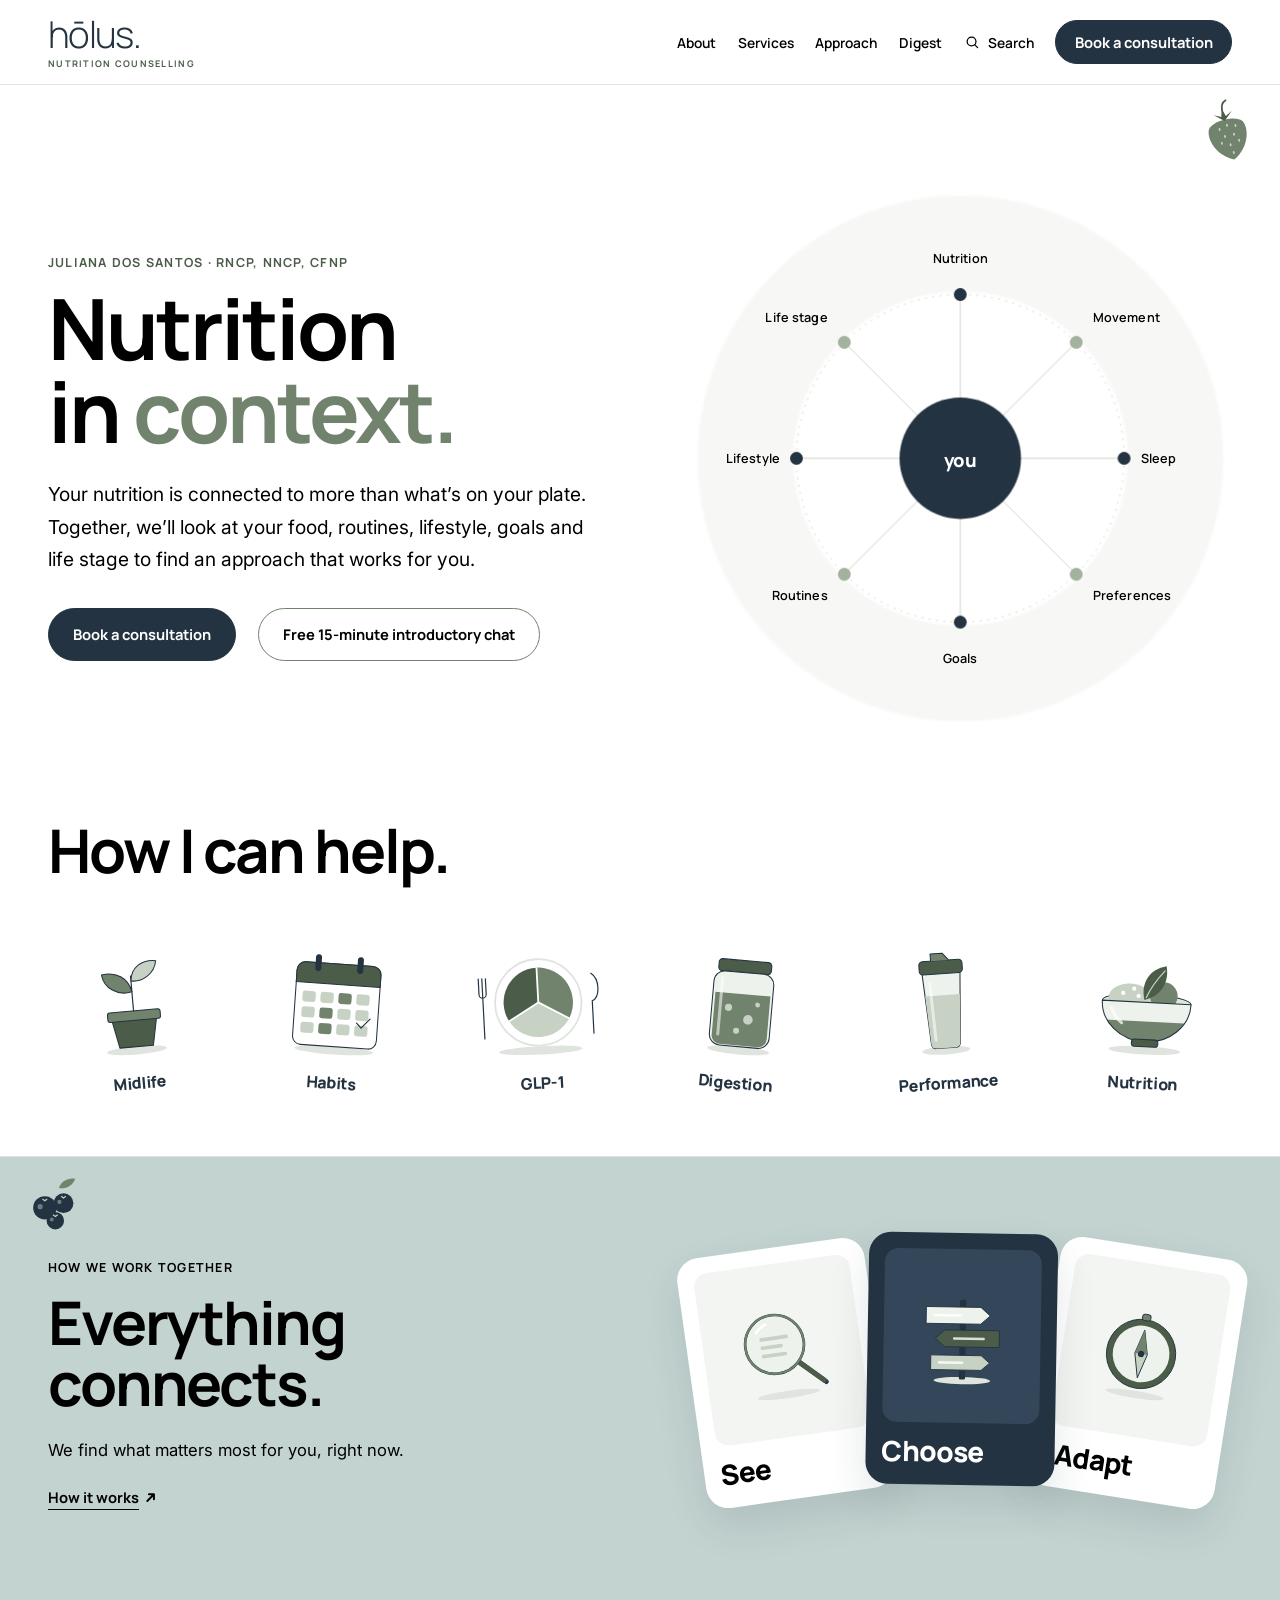
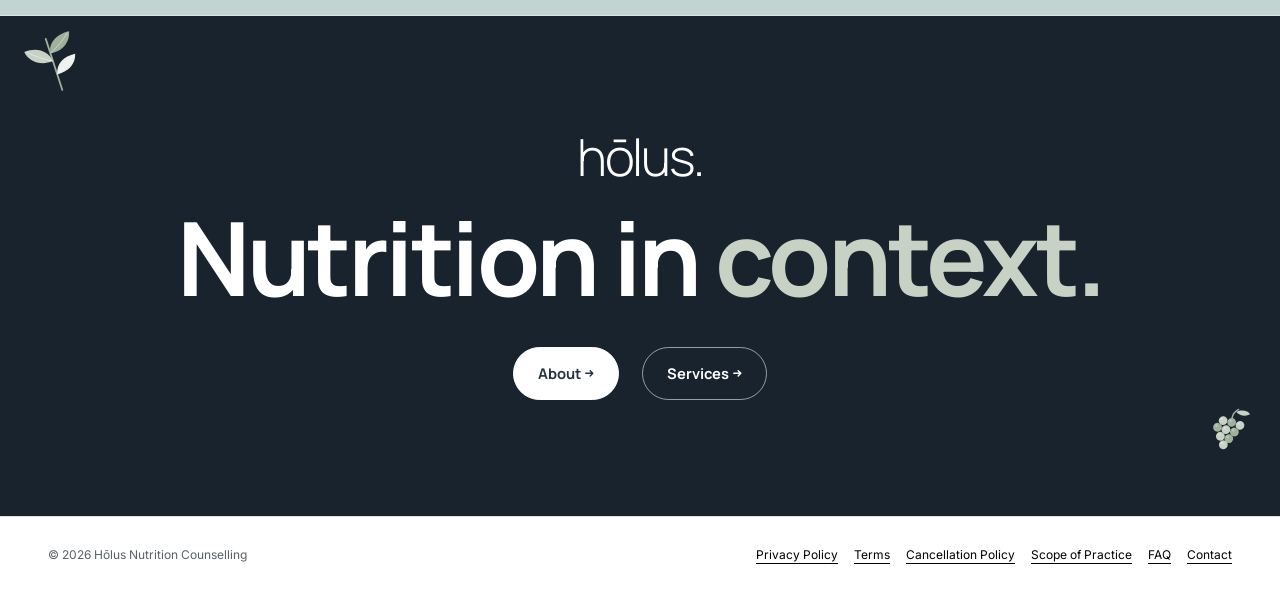
<file: index.html>
<!doctype html>
<html lang="en-CA"><head>
    <meta charset="utf-8">
    <meta name="viewport" content="width=device-width, initial-scale=1">
    <meta name="description" content="Personalized nutritional counselling in Ottawa with Juliana dos Santos, RNCP, NNCP, CFNP. Practical nutrition education built around your body and your life.">
    <meta name="theme-color" content="#243341">
    <title>hōlus. | Nutrition Counselling</title>
    <link rel="canonical" href="https://holus.ca/">
    <meta property="og:type" content="website">
    <meta property="og:title" content="Hōlus Nutrition Counselling | Nutritional Counselling in Ottawa">
    <meta property="og:description" content="Personalized nutrition education and practical guidance that works for your body and your life.">
    <meta property="og:url" content="https://holus.ca/">
    <meta name="twitter:card" content="summary_large_image">
    <link rel="icon" href="favicon.svg" sizes="any"><link rel="icon" href="favicon.svg" type="image/svg+xml"><link rel="apple-touch-icon" href="apple-touch-icon.png"><link rel="manifest" href="site.webmanifest"><meta property="og:image" content="https://jusandberg.github.io/holus-nutrition/assets/holus-share.png"><meta property="og:image:width" content="1200"><meta property="og:image:height" content="630"><meta property="og:image:alt" content="hōlus. Nutrition Counselling: Nutrition in context.">
    <link rel="preconnect" href="https://fonts.googleapis.com">
    <link rel="preconnect" href="https://fonts.gstatic.com" crossorigin="">
    <link href="https://fonts.googleapis.com/css2?family=Inter:wght@400;500;600&amp;family=Manrope:wght@300;600;700;800&amp;display=swap" rel="stylesheet">
    <link rel="stylesheet" href="styles.css?v=26">
    <script src="brand-config.js?v=5" defer=""></script>
    <script src="script.js?v=17" defer=""></script>
    <script type="application/ld+json">
      {"@context":"https://schema.org","@graph":[{"@type":"Organization","@id":"https://holus.ca/#organization","name":"Hōlus Nutrition Counselling","url":"https://holus.ca/","email":"hello@holus.ca"},{"@type":"Person","@id":"https://holus.ca/#juliana","name":"Juliana dos Santos","jobTitle":"Nutritionist","honorificSuffix":"RNCP, NNCP, CFNP","worksFor":{"@id":"https://holus.ca/#organization"}}]}
    </script>
  <style>
        .brand { gap: 0 !important; }
        .brand-lockup { display: grid; line-height: 1; }
        .brand-wordmark { display: inline-flex; align-items: baseline; color: var(--ink); font: 300 2.3125rem/1 Manrope, sans-serif; letter-spacing: -.045em; white-space: nowrap; }
        .brand-accent { position: relative; color: inherit; }
        .brand-accent::before { content: ''; position: absolute; top: .02em; right: .08em; left: .08em; height: .1em; border-radius: 1em; background: var(--sage); }
        .brand-descriptor { margin-top: .42rem; color: var(--sage-deep); font: 700 .57rem/1 Manrope, sans-serif; letter-spacing: .14em; text-transform: uppercase; }
        .hero-orbit .orbit-u { font-size: 1.25rem !important; letter-spacing: -.02em; }
        .contact .brand-lockup { justify-items: center; margin-bottom: .5rem; }
        .contact .brand-wordmark { color: #fff; font-size: 3.2rem; }
        .contact .brand-accent::before { background: var(--sage-light); }
        .brand-service-visual { margin: 0; padding: 0; overflow: hidden; min-height: 18rem; display: grid; place-items: end center; background: #fff; }
        .brand-service-visual img { display: block; width: 100%; height: 100%; min-height: 18rem; object-fit: cover; object-position: 50% 72%; }
        .brand-insurance { overflow: hidden; color: var(--ink); border: 1px solid var(--line); border-radius: var(--radius); background: var(--paper); box-shadow: 0 18px 40px rgba(36,51,65,.06); }
        .brand-insurance summary { display: flex; align-items: center; justify-content: space-between; gap: 1rem; padding: 1.25rem 1.4rem; cursor: pointer; list-style: none; font: 700 1rem/1.25 Manrope,sans-serif; }
        .brand-insurance summary::-webkit-details-marker { display: none; }
        .brand-insurance summary::after { content: '⌄'; flex: 0 0 auto; color: var(--sage-deep); font-size: 1.35rem; font-weight: 500; line-height: 1; transform: translateY(-.12rem); }
        .brand-insurance[open] summary::after { transform: rotate(180deg) translateY(-.12rem); }
        .brand-insurance[open] summary { border-bottom: 1px solid var(--line); }
        .brand-insurance p { margin: 0; padding: 1.25rem 1.5rem 1.5rem; color: var(--muted); font-size: .94rem; }
        .insurance-title { display: inline-flex; align-items: center; gap: .75rem; }
        .insurance-title svg { width: 1.35rem; height: 1.35rem; fill: none; stroke: var(--sage-deep); stroke-width: 1.7; stroke-linecap: round; stroke-linejoin: round; }
        .brand-insurance-hero { align-self: end; }
        .services .brand-insurance { max-width: 45rem; margin-top: 1rem; color: var(--ink); border-color: var(--line); background: var(--cloud); box-shadow: none; }
        .services .brand-insurance summary { color: var(--ink); }
        .services .brand-insurance summary::after { color: var(--sage-deep); }
        .services .brand-insurance[open] summary { border-color: var(--line); }
        .services .brand-insurance p { color: var(--muted); }
        .services .brand-insurance .insurance-title svg { stroke: var(--sage-deep); }
        .brand-intro-chat { width: 100%; max-width: none; margin: 2rem 0 0; padding: 1.4rem 1.55rem; color: var(--ink); border: 1px solid var(--line); border-radius: 1.25rem; background: var(--cloud); }
        .brand-intro-chat p { margin: 0; }
        .brand-intro-chat p + p { margin-top: .4rem; }
        .brand-intro-chat a { display: inline-block; margin-top: .85rem; color: var(--ink); font-weight: 700; text-underline-offset: .28rem; }
        .services .pricing-grid { max-width: none; }
        .contact-actions { margin-top: 2.35rem !important; }
        .method-without-circles .method-layout { grid-template-columns: 1fr; }
        .method-without-circles .method-copy { max-width: 52rem; }
        .expect-heading { display: block !important; }
        .expect-heading .eyebrow { margin-top: 0; }
        .expect-heading h2 { max-width: 18ch; margin-top: .85rem; justify-self: start; text-align: left !important; overflow-wrap: normal; }
        .behaviour-ecosystem { position: relative; min-height: 25rem; border-radius: 48% 52% 44% 56% / 54% 42% 58% 46%; background: color-mix(in srgb, var(--sage-light) 35%, white); }
        .behaviour-ecosystem::before, .behaviour-ecosystem::after { content: ''; position: absolute; inset: 12%; border: 1px solid var(--sage-light); border-radius: 44% 56% 53% 47% / 47% 42% 58% 53%; transform: rotate(12deg); }
        .behaviour-ecosystem::after { inset: 26%; transform: rotate(-13deg); }
        .behaviour-ecosystem strong { position: absolute; inset: 50% auto auto 50%; z-index: 2; display: grid; width: 5rem; height: 5rem; place-items: center; color: white; background: var(--ink); border-radius: 50%; transform: translate(-50%,-50%); font: 800 1rem Manrope,sans-serif; }
        .eco-node { position: absolute; z-index: 2; color: var(--sage-deep); font: 700 .75rem Manrope,sans-serif; letter-spacing: .08em; text-transform: uppercase; }
        .eco-body { top: 13%; left: 46%; } .eco-food { top: 48%; right: 8%; } .eco-behaviour { bottom: 12%; left: 39%; } .eco-life { top: 48%; left: 8%; }
        .behaviour-question { margin-top: 2rem !important; padding-left: 1.25rem; color: var(--ink) !important; border-left: 3px solid var(--sage); font: 800 clamp(1.6rem,3vw,2.6rem)/1.15 Manrope,sans-serif !important; letter-spacing: -.035em; }
        .behaviour-factors { background: var(--paper); }
        .factor-list { margin-top: 3rem; border-top: 1px solid var(--line); }
        .factor-list details { border-bottom: 1px solid var(--line); }
        .factor-list summary { display: flex; align-items: center; justify-content: space-between; gap: 1rem; padding: 1.25rem 0; cursor: pointer; list-style: none; color: var(--ink); font: 700 1.05rem/1.3 Manrope,sans-serif; }
        .factor-list summary::-webkit-details-marker { display: none; }
        .factor-list summary::after { content: '+'; flex: 0 0 auto; color: var(--sage-deep); font-size: 1.35rem; font-weight: 400; }
        .factor-list details[open] summary::after { content: '−'; }
        .factor-list p { max-width: 46rem; margin: -.25rem 0 1.35rem; padding-right: 2rem; }
        .factor-list p { color: var(--muted); }
        .behaviour-relationship { padding-block: clamp(3.25rem, 6vw, 5.5rem); color: white; background: var(--ink); }
        .behaviour-relationship h1, .behaviour-relationship h2, .behaviour-relationship h3 { color: white; }
        .behaviour-relationship-copy { max-width: 46rem; }
        .behaviour-relationship-copy h1 { max-width: 16ch; font-size: clamp(2.65rem, 5vw, 4.8rem); line-height: 1; letter-spacing: -.05em; }
        .behaviour-relationship-copy > p:not(.eyebrow) { max-width: 46rem; color: rgba(255,255,255,.72); }
        .relationship-map { display: grid; grid-template-columns: 1fr auto 1fr auto .68fr; align-items: center; gap: 1rem; margin-top: 2.5rem; }
        .relationship-map > div { min-height: 7rem; padding: 1.05rem; border-top: 1px solid rgba(255,255,255,.25); }
        .relationship-map p { color: rgba(255,255,255,.65); }
        .relationship-map > b { color: var(--sage-light); font-size: 1.6rem; }
        .relationship-result { display: flex; width: 100%; max-width: 13rem; min-height: 5.8rem !important; align-items: center; justify-content: flex-start; gap: .8rem; background: var(--sage-deep); border-radius: var(--radius); border-top: 0 !important; }
        .relationship-result svg { flex: 0 0 auto; width: 1.45rem; fill: none; stroke: var(--sage-light); stroke-width: 2; stroke-linecap: round; stroke-linejoin: round; }
        .relationship-result h3 { margin: 0; }
        .together-anchors { display: grid; gap: .75rem; margin-top: 2rem; padding-top: 1.5rem; border-top: 1px solid var(--line); }
        .together-anchors span { color: var(--ink); font: 700 1.05rem Manrope,sans-serif; }
        .behaviour-scope { padding: 1.3rem 0; color: var(--muted); background: var(--cloud); border-block: 1px solid var(--line); }
        .behaviour-scope p { max-width: 70rem; margin: 0; font-size: .86rem; }
        .behaviour-hero .reveal, .behaviour-knowing .reveal, .behaviour-factors .reveal, .behaviour-relationship .reveal, .behaviour-together .reveal, .behaviour-steps .reveal { opacity: 1 !important; transform: none !important; }
        @media (max-width: 760px) {
          .brand-wordmark { font-size: 2rem; }
          .about-copy { min-width: 0; width: 100%; }
          .about-copy .service-line { white-space: normal; }
          .expect-heading { gap: 1rem !important; }
          .expect-heading h2 { max-width: 13ch; font-size: clamp(2.25rem, 10.5vw, 3.25rem); line-height: 1.02; }
          .brand-service-visual, .brand-service-visual img { min-height: 12rem; }
          .behaviour-ecosystem { min-height: 20rem; }
          .relationship-map { grid-template-columns: 1fr; gap: .55rem; }
          .relationship-map > b { transform: rotate(90deg); transform-origin: left center; }
          .relationship-map > div { min-height: 0; }
        }
      </style><style id="holus-who-connected-styles">
      .holus-who-connected { overflow: hidden; background: var(--white); }
      .holus-who-connected .holus-who-heading { margin-bottom: clamp(2rem, 4vw, 3.25rem); }
      .holus-who-connected .holus-who-heading h2 { max-width: 13ch; }
      .holus-who-stickers { display: grid; grid-template-columns: repeat(6, minmax(0, 1fr)); gap: clamp(1rem, 2.4vw, 2rem); margin: 0; padding: .5rem 0 0; list-style: none; text-align: center; }
      .holus-who-stickers li { min-width: 0; transform: rotate(var(--rot, 0deg)); transition: transform .3s ease; }
      .holus-who-stickers .holus-who-sticker-wrap { display: block; color: inherit; text-decoration: none; }
      .holus-who-sticker { display: grid; place-items: center; width: 100%; max-width: 9rem; margin: 0 auto; }
      .holus-who-sticker img { width: 100%; height: auto; }
      .holus-who-stickers strong { display: block; white-space: nowrap; margin-top: .85rem; color: var(--ink); font: 800 clamp(.92rem, 1.25vw, 1.05rem)/1.15 Manrope, sans-serif; letter-spacing: -.02em; }
      @media (hover: hover) { .holus-who-stickers li:hover { transform: rotate(0deg) translateY(-5px); } }
      @media (max-width: 1000px) {
        .holus-who-stickers { display: flex; flex-wrap: wrap; justify-content: center; gap: 2rem 1.25rem; }
        .holus-who-stickers li { flex: 0 0 calc((100% - 2 * 1.25rem) / 3); }
        .holus-who-sticker { max-width: 8rem; }
      }
      @media (max-width: 600px) {
        .holus-who-connected .holus-who-heading { margin-bottom: 1.25rem; }
        .holus-who-stickers { gap: 1.4rem .75rem; padding-top: .25rem; }
        .holus-who-stickers li { flex-basis: calc((100% - 2 * .75rem) / 3); }
        .holus-who-sticker { max-width: 6rem; }
        .holus-who-stickers strong { margin-top: .6rem; font-size: .86rem; }
      }
    </style><style id="holus-network-styles">
      .holus-network-section { overflow: hidden; color: var(--ink); background: var(--mist); }
      .holus-network-grid { display: grid; grid-template-columns: minmax(0, 1fr) minmax(0, 1fr); align-items: center; gap: clamp(3rem, 8vw, 7rem); }
      .holus-network-visual { min-width: 0; }
      .holus-network-visual svg { width: 100%; height: auto; }
      .holus-network-visual line { stroke: rgba(36,51,65,.22); stroke-width: 1.3; }
      .holus-network-visual circle { fill: white; stroke: var(--sage-light); stroke-width: 1.5; }
      .holus-network-visual .tn-core { fill: var(--sage); stroke: none; }
      .holus-network-visual text { fill: var(--ink); font: 600 13px Manrope, sans-serif; text-anchor: middle; }
      .holus-network-visual .tn-core-text { fill: white; font-weight: 700; }
      .holus-network-copy .eyebrow { color: var(--sage-deep); }
      .holus-network-copy h2 { max-width: 10ch; color: var(--ink); }
      .holus-fan { position: relative; height: clamp(300px, 32vw, 400px); }
      .fan-card { position: absolute; top: 8%; width: 35%; aspect-ratio: 3 / 4; display: grid; grid-template-rows: 1fr auto; padding: 16px 16px 20px; border-radius: 22px; background: white; box-shadow: 0 18px 40px rgba(36,51,65,.12); transition: transform .4s cubic-bezier(.2,.7,.2,1); }
      .fan-art { display: grid; place-items: center; border-radius: 14px; background: #F3F5F2; }
      .fan-art img { width: 80%; height: auto; }
      .fan-card b { margin-top: 14px; color: var(--ink); font: 800 clamp(1.25rem, 2.4vw, 1.75rem)/1 Manrope, sans-serif; letter-spacing: -.03em; }
      .fan-card:nth-child(1) { left: 0; transform: rotate(-8deg); }
      .fan-card:nth-child(2) { left: 32.5%; z-index: 2; background: var(--sage-deep); transform: rotate(1deg) translateY(-14px); }
      .fan-card:nth-child(2) .fan-art { background: #5d7059; }
      .fan-card:nth-child(2) b { color: white; }
      .fan-card:nth-child(3) { left: 65%; z-index: 1; transform: rotate(9deg); }
      .fan-card:nth-child(3) b { padding-left: .6rem; }
      @media (hover: hover) { .holus-fan:hover .fan-card { transform: none; } }
      @media (max-width: 640px) {
        .holus-fan { height: auto; aspect-ratio: 3 / 1.55; }
        .fan-card { width: 31%; top: 8%; padding: 8px 8px 12px; border-radius: 16px; }
        .fan-art { border-radius: 10px; }
        .fan-card b { margin-top: 8px; font-size: 1.05rem; }
        .fan-card:nth-child(1) { left: 2%; transform: rotate(-6deg); }
        .fan-card:nth-child(2) { left: 34.5%; transform: translateY(-6px); }
        .fan-card:nth-child(3) { left: 67%; transform: rotate(6deg); }
      }
      @media (prefers-reduced-motion: reduce) { .fan-card { transition: none; } }
      .holus-network-copy > p:not(.eyebrow) { max-width: 36rem; margin: 1.35rem 0 0; color: var(--muted); font-size: 1.04rem; }
      .holus-network-copy .text-link { display: inline-block; margin-top: 1.4rem; color: var(--ink); }
      .holus-network-points { display: flex; flex-wrap: wrap; gap: .35rem; margin: 1.6rem 0 2rem; padding: 0; color: var(--sage-deep); list-style: none; font: 700 .88rem/1.5 Manrope, sans-serif; }
      .holus-network-points li:not(:last-child)::after { content: " ·"; margin-left: .35rem; color: var(--sage-light); }
      .holus-network-visual .tn-lines line { stroke-dasharray: 420; stroke-dashoffset: 420; }
      .holus-network-visual .tn-signals line { opacity: 0; stroke: var(--sage); stroke-width: 4; stroke-linecap: round; stroke-dasharray: 18 500; stroke-dashoffset: 0; }
      .holus-network-visual .tn-nodes circle { opacity: 0; transform: scale(.78); transform-box: fill-box; transform-origin: center; }
      .holus-network-visual .tn-labels { opacity: 0; }
      .holus-network-visual.is-visible .tn-lines line { animation: holus-net-draw .9s ease-out forwards; }
      .holus-network-visual.is-visible .tn-lines line:nth-child(2n) { animation-delay: .08s; }
      .holus-network-visual.is-visible .tn-lines line:nth-child(3n) { animation-delay: .16s; }
      .holus-network-visual.is-visible .tn-signals line { animation: holus-net-signal .78s ease-out 1s forwards; }
      .holus-network-visual.is-visible .tn-signals line:nth-child(2) { animation-delay: 1.09s; }
      .holus-network-visual.is-visible .tn-signals line:nth-child(3) { animation-delay: 1.18s; }
      .holus-network-visual.is-visible .tn-signals line:nth-child(4) { animation-delay: 1.27s; }
      .holus-network-visual.is-visible .tn-signals line:nth-child(5) { animation-delay: 1.36s; }
      .holus-network-visual.is-visible .tn-signals line:nth-child(6) { animation-delay: 1.45s; }
      .holus-network-visual.is-visible .tn-signals line:nth-child(7) { animation-delay: 1.54s; }
      .holus-network-visual.is-visible .tn-nodes circle { animation: holus-net-node-in .42s cubic-bezier(.2,.8,.2,1.25) forwards; }
      .holus-network-visual.is-visible .tn-nodes circle:nth-child(2) { animation-delay: .12s; }
      .holus-network-visual.is-visible .tn-nodes circle:nth-child(3) { animation-delay: .2s; }
      .holus-network-visual.is-visible .tn-nodes circle:nth-child(4) { animation-delay: .28s; }
      .holus-network-visual.is-visible .tn-nodes circle:nth-child(5) { animation-delay: .36s; }
      .holus-network-visual.is-visible .tn-nodes circle:nth-child(6) { animation-delay: .44s; }
      .holus-network-visual.is-visible .tn-nodes circle:nth-child(7) { animation-delay: .52s; }
      .holus-network-visual.is-visible .tn-nodes .tn-core { animation: holus-net-node-in .5s cubic-bezier(.2,.8,.2,1.2) .62s forwards, holus-net-core-breathe 5s ease-in-out 1.5s infinite; }
      .holus-network-visual.is-visible .tn-labels { animation: holus-net-label-in .5s ease-out .78s forwards; }
      @keyframes holus-net-draw { to { stroke-dashoffset: 0; } }
      @keyframes holus-net-signal { 0% { opacity: 0; stroke-dashoffset: 0; } 12% { opacity: .95; } 78% { opacity: .8; } 100% { opacity: 0; stroke-dashoffset: -230; } }
      @keyframes holus-net-node-in { to { opacity: 1; transform: scale(1); } }
      @keyframes holus-net-label-in { to { opacity: 1; } }
      @keyframes holus-net-core-breathe { 0%, 12%, 100% { transform: scale(1); } 6% { transform: scale(1.045); } }
      @media (max-width: 800px) {
        .holus-network-grid { grid-template-columns: 1fr; gap: 2.5rem; }
        .holus-network-copy { order: -1; }
        .holus-network-copy h2 { max-width: 12ch; }
        .holus-network-visual { width: min(100%, 34rem); margin-inline: auto; }
      }
      @media (prefers-reduced-motion: reduce) {
        .holus-network-visual .tn-lines line { stroke-dashoffset: 0; }
        .holus-network-visual .tn-signals { display: none; }
        .holus-network-visual .tn-nodes circle { opacity: 1; transform: none; }
        .holus-network-visual .tn-labels { opacity: 1; }
        .holus-network-visual.is-visible :is(.tn-lines line, .tn-nodes circle, .tn-labels) { animation: none; }
      }
    </style><style>#method{background:#C3D3D0}#method.section-pad{padding-block:clamp(2.75rem,5vw,4.25rem)}@media(min-width:901px){#method .holus-fan{height:clamp(270px,26vw,330px)}}@media(max-width:900px){#method .holus-network-grid{gap:1.75rem}}#method .eyebrow,#method h2,#method .text-link,#method p,#method .fan-card b{color:#000}#method .text-link{border-color:#000}#method .text-link .arr{width:.9em;height:.9em;margin-left:.35em;vertical-align:-.08em;stroke-width:1.8}#method .fan-card:nth-child(2){background:#243341}#method .fan-card:nth-child(2) .fan-art{background:#34465A}#method .fan-card:nth-child(2) b{color:#fff}</style></head>
  <body>
    <a class="skip-link" href="#main">Skip to content</a>

    <header class="site-header">
      <div class="nav-shell">
        <a class="brand" href="/" aria-label="hōlus. Nutrition Counselling home">
    <span class="brand-lockup">
      <span class="brand-wordmark" aria-label="hōlus.">hōlus.</span>
      <span class="brand-descriptor">Nutrition Counselling</span>
    </span></a>

        <button class="menu-toggle" type="button" aria-expanded="false" aria-controls="site-nav">
          <span class="sr-only">Toggle menu</span>
          <span></span><span></span>
        </button>

        <nav id="site-nav" class="site-nav" aria-label="Primary navigation">
          <a href="/about/">About</a>
          <a href="/nutritional-counselling/">Services</a>
          <a href="/nutrition-behaviour-change/">Approach</a>
          <a href="/digest/">Digest</a>
          <a class="button button-small" href="mailto:hello@holus.ca?subject=Consultation%20booking">Book a consultation</a>
        </nav>
      </div>
    </header>

    <main id="main">
      <section id="home" class="hero section-shell">
        <div class="hero-copy reveal">
          <p class="eyebrow">Juliana dos Santos <span aria-hidden="true">·</span> RNCP, NNCP, CFNP</p>
          <h1>Nutrition in <em>context.</em></h1>
          <p class="lede">Your nutrition is connected to more than what’s on your plate. Together, we’ll look at your food, routines, lifestyle, goals and life stage to find an approach that works for you.</p>
          <div class="button-row">
            <a class="button" href="mailto:hello@holus.ca?subject=Consultation%20booking">Book a consultation</a>
            <a class="button button-secondary" href="mailto:hello@holus.ca?subject=Free%2015-minute%20introductory%20chat">Free 15-minute introductory chat</a>
          </div>
        </div>

        <div class="hero-orbit reveal" aria-label="A connected system with you at the centre, considering nutrition, movement, sleep, preferences, goals, routines, lifestyle and life stage">
          <svg viewBox="0 0 520 520" role="img" aria-hidden="true">
            <circle class="orbit-ring" cx="260" cy="260" r="178"></circle>
            <g class="orbit-lines">
              <line x1="260" y1="260" x2="260" y2="82"></line>
              <line x1="260" y1="260" x2="386" y2="134"></line>
              <line x1="260" y1="260" x2="438" y2="260"></line>
              <line x1="260" y1="260" x2="386" y2="386"></line>
              <line x1="260" y1="260" x2="260" y2="438"></line>
              <line x1="260" y1="260" x2="134" y2="386"></line>
              <line x1="260" y1="260" x2="82" y2="260"></line>
              <line x1="260" y1="260" x2="134" y2="134"></line>
            </g>
            <g class="orbit-nodes">
              <circle cx="260" cy="82" r="7" style="fill:#243341"></circle><circle cx="386" cy="134" r="7" style="fill:#A3B19F"></circle>
              <circle cx="438" cy="260" r="7" style="fill:#243341"></circle><circle cx="386" cy="386" r="7" style="fill:#A3B19F"></circle>
              <circle cx="260" cy="438" r="7" style="fill:#243341"></circle><circle cx="134" cy="386" r="7" style="fill:#A3B19F"></circle>
              <circle cx="82" cy="260" r="7" style="fill:#243341"></circle><circle cx="134" cy="134" r="7" style="fill:#A3B19F"></circle>
            </g>
            <circle class="orbit-centre" cx="260" cy="260" r="66"></circle>
            <text class="orbit-u" x="260" y="264">you</text>
              <g class="orbit-labels">
                <text x="260" y="48" text-anchor="middle">Nutrition</text>
                <text x="404" y="112" text-anchor="start">Movement</text>
                <text x="456" y="265" text-anchor="start">Sleep</text>
                <text x="404" y="414" text-anchor="start">Preferences</text>
                <text x="260" y="482" text-anchor="middle">Goals</text>
                <text x="116" y="414" text-anchor="end">Routines</text>
                <text x="64" y="265" text-anchor="end">Lifestyle</text>
                <text x="116" y="112" text-anchor="end">Life stage</text>
              </g>
          </svg>
        </div>
      </section>

      <section id="who" class="holus-who-connected section-pad" aria-labelledby="who-title" data-holus-connected="true">
    <div class="section-shell">
      <header class="holus-who-heading">
        <h2 id="who-title">How I can help.</h2>
      </header>
      <ul class="holus-who-stickers" aria-label="How I can help">
        <li style="--rot:-5deg"><span class="holus-who-sticker-wrap"><span class="holus-who-sticker"><img src="assets/illustrations/object-sprout.svg" alt="" width="240" height="200" loading="lazy"></span><strong>Midlife</strong></span></li>
        <li style="--rot:4deg"><span class="holus-who-sticker-wrap"><span class="holus-who-sticker"><img src="assets/illustrations/object-calendar.svg" alt="" width="240" height="200" loading="lazy"></span><strong>Habits</strong></span></li>
        <li style="--rot:-3deg"><span class="holus-who-sticker-wrap"><span class="holus-who-sticker"><img src="assets/illustrations/object-plate.svg" alt="" width="240" height="200" loading="lazy"></span><strong>GLP-1</strong></span></li>
        <li style="--rot:5deg"><span class="holus-who-sticker-wrap"><span class="holus-who-sticker"><img src="assets/illustrations/object-jar.svg" alt="" width="240" height="200" loading="lazy"></span><strong>Digestion</strong></span></li>
        <li style="--rot:-4deg"><span class="holus-who-sticker-wrap"><span class="holus-who-sticker"><img src="assets/illustrations/object-shaker.svg" alt="" width="240" height="200" loading="lazy"></span><strong>Performance</strong></span></li>
        <li style="--rot:3deg"><span class="holus-who-sticker-wrap"><span class="holus-who-sticker"><img src="assets/illustrations/object-bowl.svg" alt="" width="240" height="200" loading="lazy"></span><strong>Nutrition</strong></span></li>
      </ul>
    </div></section>


      <section id="method" class="method section-pad method-without-circles holus-network-section" data-holus-network="true">
    <div class="section-shell holus-network-grid">
      <div class="holus-network-copy">
        <p class="eyebrow">How we work together</p>
        <h2>Everything connects.</h2>
        <p>We find what matters most for you, right now.</p>
        <a class="text-link" href="nutrition-behaviour-change/">How it works<svg class="arr" viewBox="0 0 12 12" aria-hidden="true"><path d="M3 9 9 3M4.5 3H9v4.5"></path></svg></a>
      </div>
      <div class="holus-network-visual holus-fan" role="list" aria-label="How we work together: see, choose, adapt">
        <div class="fan-card" role="listitem"><div class="fan-art"><img src="assets/illustrations/object-magnifier.svg" alt="" width="240" height="200"></div><b>See</b></div>
        <div class="fan-card" role="listitem"><div class="fan-art"><img src="assets/illustrations/object-signpost.svg" alt="" width="240" height="200"></div><b>Choose</b></div>
        <div class="fan-card" role="listitem"><div class="fan-art"><img src="assets/illustrations/object-compass.svg" alt="" width="240" height="200"></div><b>Adapt</b></div>
      </div>
    </div></section>


      

    <section id="contact" class="contact section-pad">
        <div class="contact-inner section-shell reveal">
          <span class="brand-lockup">
      <span class="brand-wordmark" aria-label="hōlus.">hōlus.</span>
      
    </span>
          <h2>Nutrition in <em>context.</em></h2>
          <div class="button-row contact-actions">
            <a class="button button-light" href="/about/">About<svg class="arr arr-right" viewBox="0 0 12 12" aria-hidden="true"><path d="M2 6h8M7 3l3 3-3 3"></path></svg></a>
            <a class="button button-outline-light" href="/nutritional-counselling/">Services<svg class="arr arr-right" viewBox="0 0 12 12" aria-hidden="true"><path d="M2 6h8M7 3l3 3-3 3"></path></svg></a>
          </div>
        </div>
      </section>
    </main>

    <footer class="site-footer">
      <div class="section-shell footer-inner">
        <div>
          <p>© <span id="year"></span> Hōlus Nutrition Counselling</p>
        </div>
        <nav class="footer-links" aria-label="Practice information">
          <a href="/practice-policies.html#privacy">Privacy Policy</a>
          <a href="/practice-policies.html#terms">Terms</a>
          <a href="/practice-policies.html#cancellation">Cancellation Policy</a>
          <a href="/practice-policies.html#scope">Scope of Practice</a>
          <a href="/faq/">FAQ</a><a href="mailto:hello@holus.ca">Contact</a>
        </nav>
      </div>
    </footer>
  

</body></html>
</file>
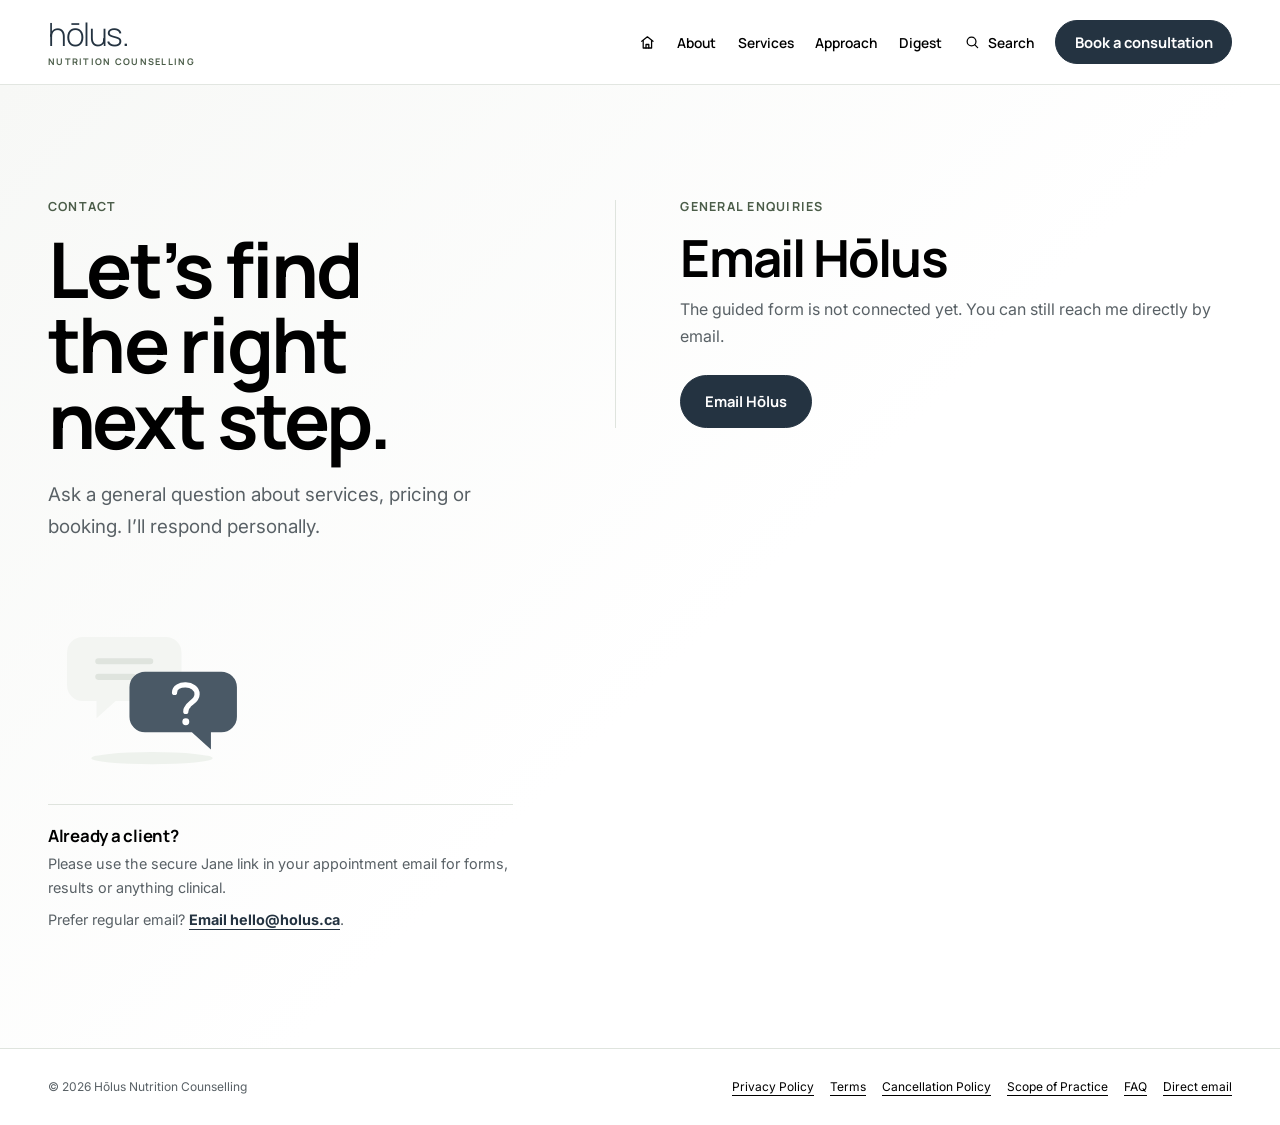
<file: contact/index.html>
<!doctype html>
<html lang="en-CA">
<head>
  <meta charset="utf-8">
  <meta name="viewport" content="width=device-width, initial-scale=1">
  <meta name="description" content="Contact Hōlus Nutrition Counselling about services, appointments or a free introductory chat.">
  <meta name="theme-color" content="#243341">
  <title>Contact | hōlus.</title>
  <link rel="canonical" href="https://holus.ca/contact/">
  <meta property="og:type" content="website">
  <meta property="og:title" content="Contact Hōlus Nutrition Counselling">
  <meta property="og:description" content="Ask a general question about nutrition counselling services or booking.">
  <meta property="og:url" content="https://holus.ca/contact/">
  <meta name="twitter:card" content="summary_large_image">
  <meta property="og:image" content="https://jusandberg.github.io/holus-nutrition/assets/holus-share.png">
  <meta property="og:image:alt" content="hōlus. Nutrition Counselling: Nutrition in context.">
  <link rel="icon" href="../favicon.svg" sizes="any">
  <link rel="icon" href="../favicon.svg" type="image/svg+xml">
  <link rel="apple-touch-icon" href="../apple-touch-icon.png">
  <link rel="manifest" href="../site.webmanifest">
  <link rel="preconnect" href="https://fonts.googleapis.com">
  <link rel="preconnect" href="https://fonts.gstatic.com" crossorigin>
  <link href="https://fonts.googleapis.com/css2?family=Inter:wght@400;500;600&amp;family=Manrope:wght@300;600;700;800&amp;display=swap" rel="stylesheet">
  <link rel="stylesheet" href="../styles.css?v=26">
  <script src="../brand-config.js?v=5" defer></script>
  <script src="../script.js?v=17" defer></script>
</head>
<body class="contact-page">
  <a class="skip-link" href="#main">Skip to content</a>
  <header class="site-header">
    <div class="nav-shell">
      <a class="brand" href="/" aria-label="hōlus. Nutrition Counselling home">
        <span class="brand-lockup">
          <span class="brand-wordmark" aria-label="hōlus.">hōlus.</span>
          <span class="brand-descriptor">Nutrition Counselling</span>
        </span>
      </a>
      <button class="menu-toggle" type="button" aria-expanded="false" aria-controls="site-nav"><span class="sr-only">Toggle menu</span><span></span><span></span></button>
      <nav id="site-nav" class="site-nav" aria-label="Primary navigation">
        <a href="/about/">About</a>
        <a href="/nutritional-counselling/">Services</a>
        <a href="/nutrition-behaviour-change/">Approach</a>
        <a href="/digest/">Digest</a>
        <a class="button button-small" href="mailto:hello@holus.ca?subject=Consultation%20booking">Book a consultation</a>
      </nav>
    </div>
  </header>

  <main id="main">
    <section class="contact-page-hero section-pad">
      <div class="section-shell contact-page-grid">
        <div class="contact-page-intro reveal">
          <p class="eyebrow">Contact</p>
          <h1>Let’s find the right next step.</h1>
          <p class="contact-page-lede">Ask a general question about services, pricing or booking. I’ll respond personally.</p>
          <figure class="contact-page-art" aria-hidden="true">
            <img src="../assets/illustrations-soft/object-bubbles.svg" alt="" width="240" height="200">
          </figure>
          <div class="contact-route">
            <h2>Already a client?</h2>
            <p>Please use the secure Jane link in your appointment email for forms, results or anything clinical.</p>
          </div>
          <p class="contact-direct">Prefer regular email? <a href="mailto:hello@holus.ca" data-direct-email>Email hello@holus.ca</a>.</p>
        </div>

        <div class="enquiry-panel reveal">
          <div class="form-fallback" data-form-fallback>
            <p class="eyebrow">General enquiries</p>
            <h2>Email Hōlus</h2>
            <p>The guided form is not connected yet. You can still reach me directly by email.</p>
            <a class="button" href="mailto:hello@holus.ca?subject=Website%20enquiry" data-direct-email>Email Hōlus</a>
          </div>

          <form class="enquiry-form" data-enquiry-form action="#" method="post" hidden>
            <div class="enquiry-form-heading">
              <p class="eyebrow">General enquiries</p>
              <h2>How can I help?</h2>
              <p>Usually, a few details are enough to point you in the right direction.</p>
            </div>

            <div class="form-privacy-note" id="form-privacy-note">
              <strong>Please keep health information out of this form.</strong>
              <span>Don’t include symptoms, diagnoses, medications, test results or documents. Existing clients should use Jane for anything clinical.</span>
            </div>

            <div class="form-field">
              <label for="contact-name">First name</label>
              <input id="contact-name" name="first_name" type="text" autocomplete="given-name" minlength="2" maxlength="60" required>
            </div>

            <div class="form-field">
              <label for="contact-email">Email</label>
              <input id="contact-email" name="email" type="email" autocomplete="email" inputmode="email" maxlength="120" required>
            </div>

            <div class="form-field">
              <label for="contact-topic">What can I help with?</label>
              <select id="contact-topic" name="topic" required>
                <option value="">Choose one</option>
                <option value="intro-chat">Free 15-minute introductory chat</option>
                <option value="initial-consultation">Initial consultation</option>
                <option value="follow-up">Follow-up for an existing client</option>
                <option value="package">Personalized nutrition package</option>
                <option value="testing">Nutrition testing question</option>
                <option value="general">General question</option>
              </select>
            </div>

            <div class="form-field">
              <div class="form-label-row">
                <label for="contact-message">Your question</label>
                <span><output data-message-count>0</output>/1000</span>
              </div>
              <textarea id="contact-message" name="message" rows="6" minlength="20" maxlength="1000" aria-describedby="form-privacy-note" required></textarea>
            </div>

            <div class="form-honeypot" aria-hidden="true">
              <label for="contact-company">Leave this field empty</label>
              <input id="contact-company" name="_gotcha" type="text" tabindex="-1" autocomplete="off">
            </div>

            <label class="form-consent">
              <input name="consent" type="checkbox" value="yes" required>
              <span>I consent to Hōlus using these details to reply to my enquiry. I have read the <a href="/practice-policies.html#privacy">Privacy Policy</a>.</span>
            </label>

            <input type="hidden" name="_subject" value="New Hōlus website enquiry">
            <button class="button form-submit" type="submit"><span data-submit-label>Send enquiry</span></button>
            <p class="form-status" data-form-status role="status" aria-live="polite" aria-atomic="true"></p>
            <p class="form-fine-print">This form is for general enquiries only and is not monitored for emergencies.</p>
          </form>

          <div class="form-success" data-form-success hidden tabindex="-1">
            <p class="eyebrow">Message sent</p>
            <h2>Thanks for reaching out.</h2>
            <p>Your enquiry has been sent. I’ll reply as soon as I can.</p>
            <div class="button-row">
              <a class="button" href="/">Return home</a>
              <a class="button button-secondary" href="/nutritional-counselling/">View services</a>
            </div>
          </div>
        </div>
      </div>
    </section>
  </main>

  <footer class="site-footer">
    <div class="section-shell footer-inner">
      <div><p>© <span id="year"></span> Hōlus Nutrition Counselling</p></div>
      <nav class="footer-links" aria-label="Practice information">
        <a href="/practice-policies.html#privacy">Privacy Policy</a>
        <a href="/practice-policies.html#terms">Terms</a>
        <a href="/practice-policies.html#cancellation">Cancellation Policy</a>
        <a href="/practice-policies.html#scope">Scope of Practice</a>
        <a href="/faq/">FAQ</a>
        <a href="mailto:hello@holus.ca" data-direct-email>Direct email</a>
      </nav>
    </div>
  </footer>

  <noscript><p class="noscript-contact">JavaScript is unavailable. Email <a href="mailto:hello@holus.ca">hello@holus.ca</a> for a general enquiry.</p></noscript>
</body>
</html>
</file>
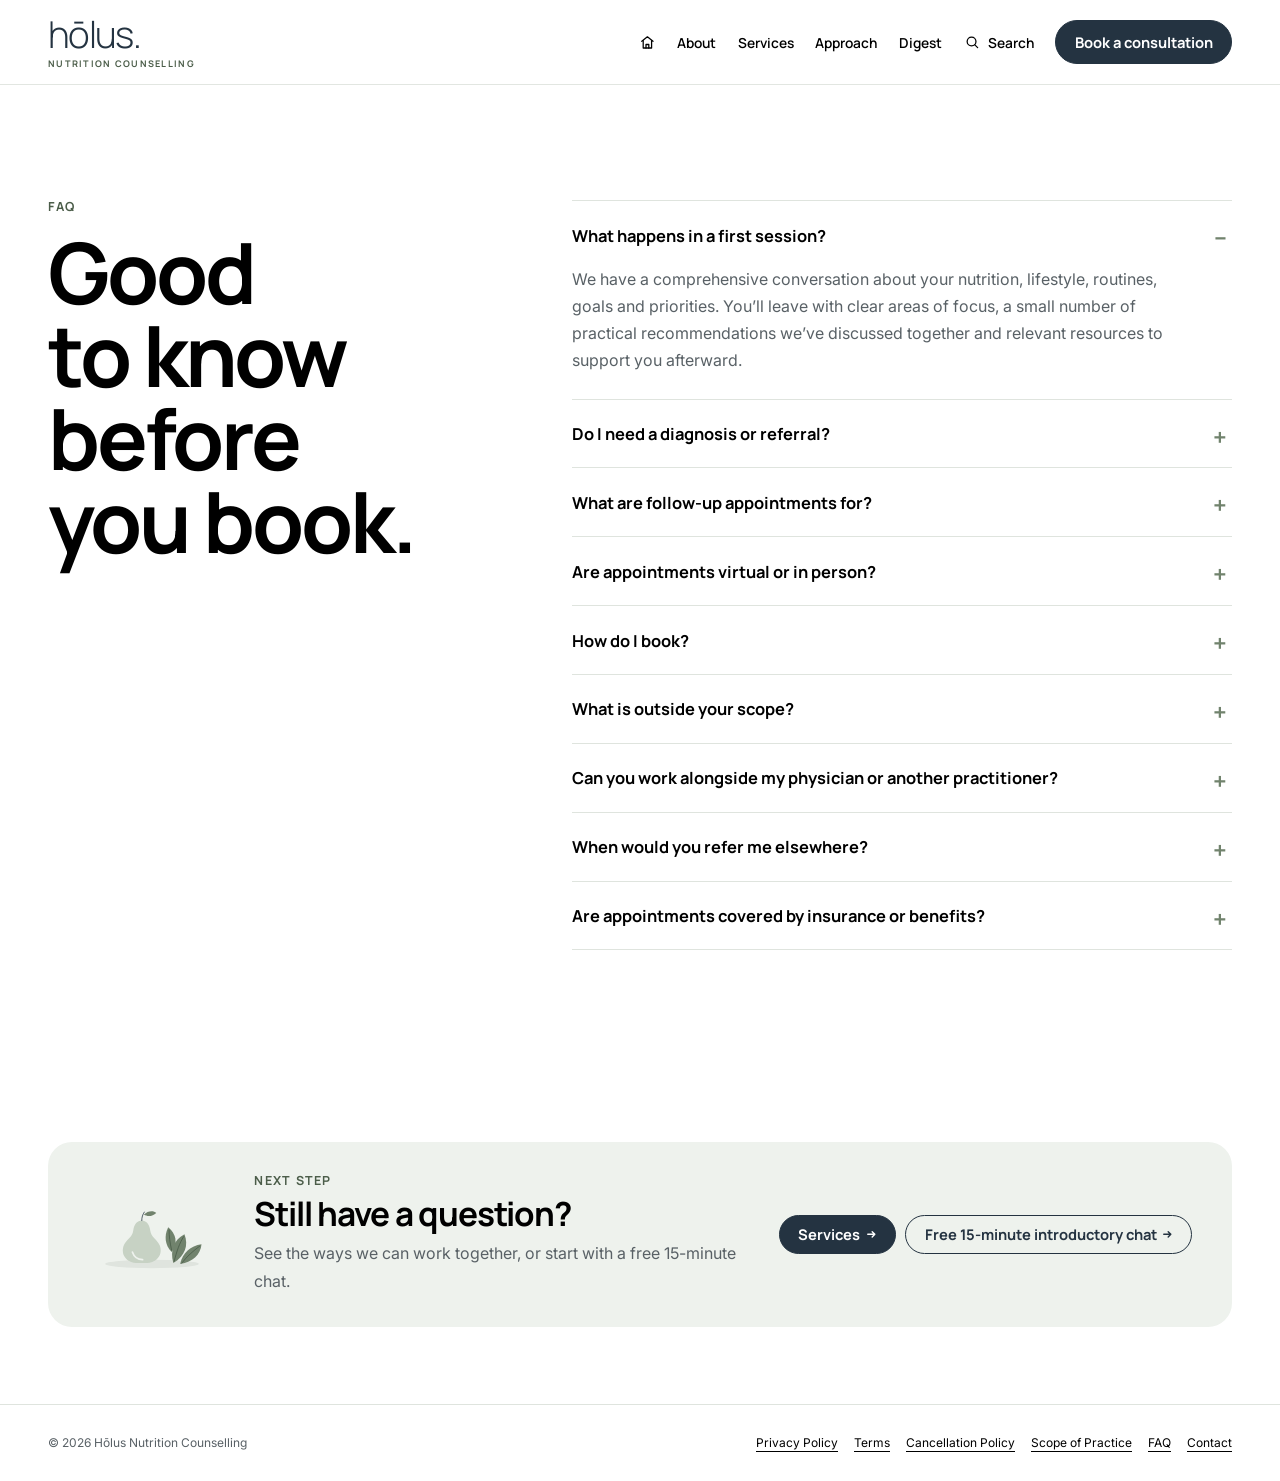
<file: faq/index.html>
<!doctype html>
<html lang="en-CA"><head>
<meta charset="utf-8"><meta name="viewport" content="width=device-width, initial-scale=1">
<title>FAQ | hōlus.</title>
<meta name="description" content="Answers to common questions about nutrition counselling with Hōlus: first sessions, referrals, follow-ups, insurance and scope.">
<link rel="canonical" href="https://holus.ca/faq/">
<meta property="og:type" content="website"><meta property="og:title" content="FAQ | Hōlus Nutrition Counselling"><meta property="og:description" content="Clear, personalized nutrition education and practical next steps with Juliana dos Santos."><meta property="og:url" content="https://holus.ca/faq/"><meta name="twitter:card" content="summary_large_image">
<link rel="icon" href="../favicon.svg" sizes="any"><link rel="icon" href="../favicon.svg" type="image/svg+xml"><link rel="apple-touch-icon" href="../apple-touch-icon.png"><link rel="manifest" href="../site.webmanifest"><meta name="theme-color" content="#243341"><meta property="og:image" content="https://jusandberg.github.io/holus-nutrition/assets/holus-share.png"><meta property="og:image:width" content="1200"><meta property="og:image:height" content="630"><meta property="og:image:alt" content="hōlus. Nutrition Counselling: Nutrition in context."><link rel="preconnect" href="https://fonts.googleapis.com"><link rel="preconnect" href="https://fonts.gstatic.com" crossorigin=""><link href="https://fonts.googleapis.com/css2?family=Inter:wght@400;500;600&amp;family=Manrope:wght@300;600;700;800&amp;display=swap" rel="stylesheet"><link rel="stylesheet" href="../styles.css?v=26"><script src="../brand-config.js?v=5" defer=""></script><script src="../script.js?v=17" defer=""></script>
<script type="application/ld+json">{"@context":"https://schema.org","@type":"Service","name":"Nutritional Counselling","provider":{"@type":"Organization","name":"Hōlus Nutrition Counselling","url":"https://holus.ca/"},"areaServed":["Ottawa","Stittsville","Kanata","Ontario"],"url":"https://holus.ca/nutritional-counselling/"}</script>
<style>
        .brand { gap: 0 !important; }
        .brand-lockup { display: grid; line-height: 1; }
        .brand-wordmark { display: inline-flex; align-items: baseline; color: var(--ink); font: 300 2.3125rem/1 Manrope, sans-serif; letter-spacing: -.045em; white-space: nowrap; }
        .brand-accent { position: relative; color: inherit; }
        .brand-accent::before { content: ''; position: absolute; top: .02em; right: .08em; left: .08em; height: .1em; border-radius: 1em; background: var(--sage); }
        .brand-descriptor { margin-top: .42rem; color: var(--sage-deep); font: 700 .57rem/1 Manrope, sans-serif; letter-spacing: .14em; text-transform: uppercase; }
        .hero-orbit .orbit-u { font-size: 1.25rem !important; letter-spacing: -.02em; }
        .contact .brand-lockup { justify-items: center; margin-bottom: .5rem; }
        .contact .brand-wordmark { color: #fff; font-size: 3.2rem; }
        .contact .brand-accent::before { background: var(--sage-light); }
        .brand-service-visual { margin: 0; padding: 0; overflow: hidden; min-height: 18rem; display: grid; place-items: end center; background: #fff; }
        .brand-service-visual img { display: block; width: 100%; height: 100%; min-height: 18rem; object-fit: cover; object-position: 50% 72%; }
        .brand-insurance { overflow: hidden; color: var(--ink); border: 1px solid var(--line); border-radius: var(--radius); background: var(--paper); box-shadow: 0 18px 40px rgba(36,51,65,.06); }
        .brand-insurance summary { display: flex; align-items: center; justify-content: space-between; gap: 1rem; padding: 1.25rem 1.4rem; cursor: pointer; list-style: none; font: 700 1rem/1.25 Manrope,sans-serif; }
        .brand-insurance summary::-webkit-details-marker { display: none; }
        .brand-insurance summary::after { content: '⌄'; flex: 0 0 auto; color: var(--sage-deep); font-size: 1.35rem; font-weight: 500; line-height: 1; transform: translateY(-.12rem); }
        .brand-insurance[open] summary::after { transform: rotate(180deg) translateY(-.12rem); }
        .brand-insurance[open] summary { border-bottom: 1px solid var(--line); }
        .brand-insurance p { margin: 0; padding: 1.25rem 1.5rem 1.5rem; color: var(--muted); font-size: .94rem; }
        .insurance-title { display: inline-flex; align-items: center; gap: .75rem; }
        .insurance-title svg { width: 1.35rem; height: 1.35rem; fill: none; stroke: var(--sage-deep); stroke-width: 1.7; stroke-linecap: round; stroke-linejoin: round; }
        .brand-insurance-hero { align-self: end; }
        .services .brand-insurance { max-width: 45rem; margin-top: 1rem; color: var(--ink); border-color: var(--line); background: var(--cloud); box-shadow: none; }
        .services .brand-insurance summary { color: var(--ink); }
        .services .brand-insurance summary::after { color: var(--sage-deep); }
        .services .brand-insurance[open] summary { border-color: var(--line); }
        .services .brand-insurance p { color: var(--muted); }
        .services .brand-insurance .insurance-title svg { stroke: var(--sage-deep); }
        .brand-intro-chat { width: 100%; max-width: none; margin: 2rem 0 0; padding: 1.4rem 1.55rem; color: var(--ink); border: 1px solid var(--line); border-radius: 1.25rem; background: var(--cloud); }
        .brand-intro-chat p { margin: 0; }
        .brand-intro-chat p + p { margin-top: .4rem; }
        .brand-intro-chat a { display: inline-block; margin-top: .85rem; color: var(--ink); font-weight: 700; text-underline-offset: .28rem; }
        .services .pricing-grid { max-width: none; }
        .contact-actions { margin-top: 2.35rem !important; }
        .method-without-circles .method-layout { grid-template-columns: 1fr; }
        .method-without-circles .method-copy { max-width: 52rem; }
        .expect-heading { display: block !important; }
        .expect-heading .eyebrow { margin-top: 0; }
        .expect-heading h2 { max-width: 18ch; margin-top: .85rem; justify-self: start; text-align: left !important; overflow-wrap: normal; }
        .behaviour-ecosystem { position: relative; min-height: 25rem; border-radius: 48% 52% 44% 56% / 54% 42% 58% 46%; background: color-mix(in srgb, var(--sage-light) 35%, white); }
        .behaviour-ecosystem::before, .behaviour-ecosystem::after { content: ''; position: absolute; inset: 12%; border: 1px solid var(--sage-light); border-radius: 44% 56% 53% 47% / 47% 42% 58% 53%; transform: rotate(12deg); }
        .behaviour-ecosystem::after { inset: 26%; transform: rotate(-13deg); }
        .behaviour-ecosystem strong { position: absolute; inset: 50% auto auto 50%; z-index: 2; display: grid; width: 5rem; height: 5rem; place-items: center; color: white; background: var(--ink); border-radius: 50%; transform: translate(-50%,-50%); font: 800 1rem Manrope,sans-serif; }
        .eco-node { position: absolute; z-index: 2; color: var(--sage-deep); font: 700 .75rem Manrope,sans-serif; letter-spacing: .08em; text-transform: uppercase; }
        .eco-body { top: 13%; left: 46%; } .eco-food { top: 48%; right: 8%; } .eco-behaviour { bottom: 12%; left: 39%; } .eco-life { top: 48%; left: 8%; }
        .behaviour-question { margin-top: 2rem !important; padding-left: 1.25rem; color: var(--ink) !important; border-left: 3px solid var(--sage); font: 800 clamp(1.6rem,3vw,2.6rem)/1.15 Manrope,sans-serif !important; letter-spacing: -.035em; }
        .behaviour-factors { background: var(--paper); }
        .factor-list { margin-top: 3rem; border-top: 1px solid var(--line); }
        .factor-list details { border-bottom: 1px solid var(--line); }
        .factor-list summary { display: flex; align-items: center; justify-content: space-between; gap: 1rem; padding: 1.25rem 0; cursor: pointer; list-style: none; color: var(--ink); font: 700 1.05rem/1.3 Manrope,sans-serif; }
        .factor-list summary::-webkit-details-marker { display: none; }
        .factor-list summary::after { content: '+'; flex: 0 0 auto; color: var(--sage-deep); font-size: 1.35rem; font-weight: 400; }
        .factor-list details[open] summary::after { content: '−'; }
        .factor-list p { max-width: 46rem; margin: -.25rem 0 1.35rem; padding-right: 2rem; }
        .factor-list p { color: var(--muted); }
        .behaviour-relationship { padding-block: clamp(3.25rem, 6vw, 5.5rem); color: white; background: var(--ink); }
        .behaviour-relationship h1, .behaviour-relationship h2, .behaviour-relationship h3 { color: white; }
        .behaviour-relationship-copy { max-width: 46rem; }
        .behaviour-relationship-copy h1 { max-width: 16ch; font-size: clamp(2.65rem, 5vw, 4.8rem); line-height: 1; letter-spacing: -.05em; }
        .behaviour-relationship-copy > p:not(.eyebrow) { max-width: 46rem; color: rgba(255,255,255,.72); }
        .relationship-map { display: grid; grid-template-columns: 1fr auto 1fr auto .68fr; align-items: center; gap: 1rem; margin-top: 2.5rem; }
        .relationship-map > div { min-height: 7rem; padding: 1.05rem; border-top: 1px solid rgba(255,255,255,.25); }
        .relationship-map p { color: rgba(255,255,255,.65); }
        .relationship-map > b { color: var(--sage-light); font-size: 1.6rem; }
        .relationship-result { display: flex; width: 100%; max-width: 13rem; min-height: 5.8rem !important; align-items: center; justify-content: flex-start; gap: .8rem; background: var(--sage-deep); border-radius: var(--radius); border-top: 0 !important; }
        .relationship-result svg { flex: 0 0 auto; width: 1.45rem; fill: none; stroke: var(--sage-light); stroke-width: 2; stroke-linecap: round; stroke-linejoin: round; }
        .relationship-result h3 { margin: 0; }
        .together-anchors { display: grid; gap: .75rem; margin-top: 2rem; padding-top: 1.5rem; border-top: 1px solid var(--line); }
        .together-anchors span { color: var(--ink); font: 700 1.05rem Manrope,sans-serif; }
        .behaviour-scope { padding: 1.3rem 0; color: var(--muted); background: var(--cloud); border-block: 1px solid var(--line); }
        .behaviour-scope p { max-width: 70rem; margin: 0; font-size: .86rem; }
        .behaviour-hero .reveal, .behaviour-knowing .reveal, .behaviour-factors .reveal, .behaviour-relationship .reveal, .behaviour-together .reveal, .behaviour-steps .reveal { opacity: 1 !important; transform: none !important; }
        @media (max-width: 760px) {
          .brand-wordmark { font-size: 2rem; }
          .about-copy { min-width: 0; width: 100%; }
          .about-copy .service-line { white-space: normal; }
          .expect-heading { gap: 1rem !important; }
          .expect-heading h2 { max-width: 13ch; font-size: clamp(2.25rem, 10.5vw, 3.25rem); line-height: 1.02; }
          .brand-service-visual, .brand-service-visual img { min-height: 12rem; }
          .behaviour-ecosystem { min-height: 20rem; }
          .relationship-map { grid-template-columns: 1fr; gap: .55rem; }
          .relationship-map > b { transform: rotate(90deg); transform-origin: left center; }
          .relationship-map > div { min-height: 0; }
        }
      </style></head><body><a class="skip-link" href="#main">Skip to content</a>
<header class="site-header"><div class="nav-shell"><a class="brand" href="/" aria-label="hōlus. Nutrition Counselling home">
    <span class="brand-lockup">
      <span class="brand-wordmark" aria-label="hōlus.">hōlus.</span>
      <span class="brand-descriptor">Nutrition Counselling</span>
    </span></a><button class="menu-toggle" type="button" aria-expanded="false" aria-controls="site-nav"><span class="sr-only">Toggle menu</span><span></span><span></span></button><nav id="site-nav" class="site-nav" aria-label="Primary navigation"><a href="/about/">About</a><a href="/nutritional-counselling/">Services</a><a href="/nutrition-behaviour-change/">Approach</a><a href="/digest/">Digest</a><a class="button button-small" href="mailto:hello@holus.ca?subject=Consultation%20booking">Book a consultation</a></nav></div></header>
<main id="main"><section id="faq" class="section-pad faq-block"><div class="section-shell faq-grid"><div class="section-heading"><p class="eyebrow">FAQ</p><h1>Good to know before you book.</h1></div><div class="accordion"><details id="first-session" open=""><summary>What happens in a first session?</summary><p>We have a comprehensive conversation about your nutrition, lifestyle, routines, goals and priorities. You’ll leave with clear areas of focus, a small number of practical recommendations we’ve discussed together and relevant resources to support you afterward.</p></details><details id="referral-needed"><summary>Do I need a diagnosis or referral?</summary><p>No. You can book directly. If you are under the care of a physician or another practitioner, nutrition support can work alongside them.</p></details><details id="follow-up-appointments"><summary>What are follow-up appointments for?</summary><p>Follow-ups give us time to review what is working, navigate barriers and adjust the approach together. They create room to learn, practise and refine without expecting everything to change at once.</p></details><details id="appointment-format"><summary>Are appointments virtual or in person?</summary><p>Appointment format and availability are confirmed when you book. If you have a preference, include it in the contact form.</p></details><details id="booking"><summary>How do I book?</summary><p>Use any booking link on this site to open the guided contact form. Choose the service or free 15-minute introductory chat, and I’ll reply to arrange the next step.</p></details><details id="scope"><summary>What is outside your scope?</summary><p>Diagnosing conditions, treating disease, interpreting medical tests, and prescribing or adjusting medication. Nutrition Counselling supports medical care; it does not replace it.</p></details><details id="collaborative-care"><summary>Can you work alongside my physician or another practitioner?</summary><p>Yes. Nutrition Counselling can complement care from your physician, prescribing healthcare provider or another practitioner while staying within Nutrition Counselling scope.</p></details><details id="referrals"><summary>When would you refer me elsewhere?</summary><p>When something needs medical assessment, belongs with another regulated professional or calls for care beyond nutrition education. Referral is a normal part of good care.</p></details><details id="insurance-benefits"><summary>Are appointments covered by insurance or benefits?</summary><p>Some extended health benefit plans include coverage for nutritional consulting. Coverage varies by plan and provider. Please confirm eligibility and reimbursement requirements directly with your insurer.</p><p>After each session, you’ll receive a receipt that lists my professional designations (RNCP, NNCP, CFNP).</p></details></div></div></section><section class="next-step" aria-label="Next step"><div class="section-shell"><div class="next-card"><figure class="next-art"><img src="../assets/food-pear.svg" alt="" width="240" height="200"></figure><div class="next-copy"><p class="eyebrow">Next step</p><h2>Still have a question?</h2><p>See the ways we can work together, or start with a free 15-minute chat.</p></div><div class="next-chips"><a class="chip-link chip-primary" href="/nutritional-counselling/">Services<svg class="arr arr-right" viewBox="0 0 12 12" aria-hidden="true"><path d="M2 6h8M7 3l3 3-3 3"></path></svg></a><a class="chip-link" href="mailto:hello@holus.ca?subject=Free%2015-minute%20introductory%20chat">Free 15-minute introductory chat<svg class="arr arr-right" viewBox="0 0 12 12" aria-hidden="true"><path d="M2 6h8M7 3l3 3-3 3"></path></svg></a></div></div></div></section></main>
<footer class="site-footer"><div class="section-shell footer-inner"><div><p>© <span id="year"></span> Hōlus Nutrition Counselling</p></div><nav class="footer-links" aria-label="Practice information"><a href="/practice-policies.html#privacy">Privacy Policy</a><a href="/practice-policies.html#terms">Terms</a><a href="/practice-policies.html#cancellation">Cancellation Policy</a><a href="/practice-policies.html#scope">Scope of Practice</a><a href="/faq/">FAQ</a><a href="mailto:hello@holus.ca">Contact</a></nav></div></footer>
</body></html>
</file>
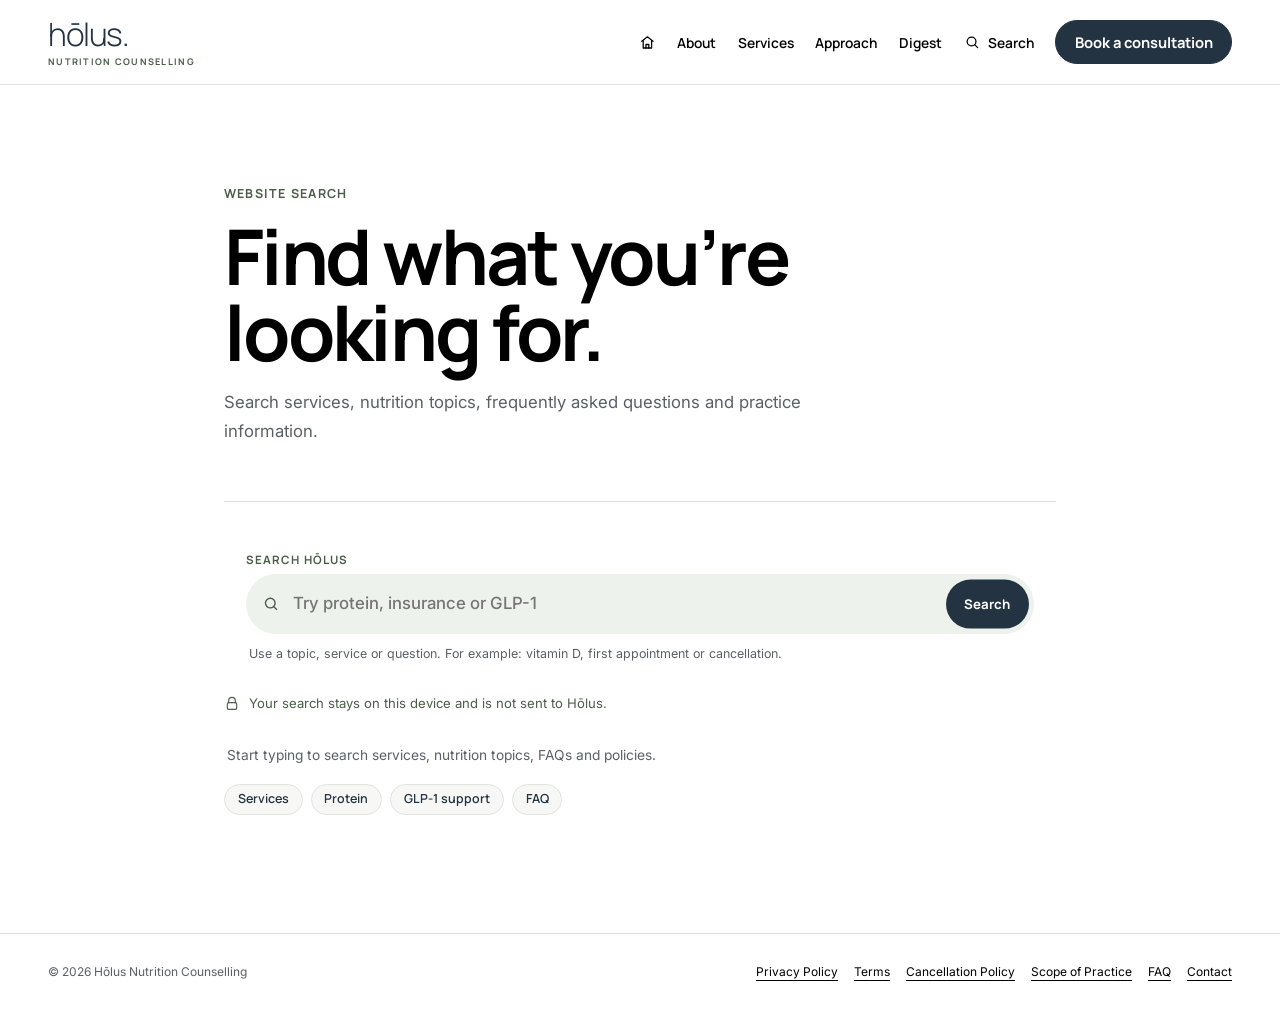
<file: search/index.html>
<!doctype html>
<html lang="en-CA">
<head>
  <meta charset="utf-8">
  <meta name="viewport" content="width=device-width, initial-scale=1">
  <title>Search | hōlus.</title>
  <meta name="description" content="Search Hōlus Nutrition Counselling services, nutrition topics, frequently asked questions and practice policies.">
  <meta name="robots" content="noindex,follow">
  <link rel="canonical" href="https://holus.ca/search/">
  <link rel="icon" href="../favicon.svg" sizes="any">
  <link rel="icon" href="../favicon.svg" type="image/svg+xml">
  <link rel="apple-touch-icon" href="../apple-touch-icon.png">
  <link rel="manifest" href="../site.webmanifest">
  <meta name="theme-color" content="#243341">
  <link rel="preconnect" href="https://fonts.googleapis.com">
  <link rel="preconnect" href="https://fonts.gstatic.com" crossorigin>
  <link href="https://fonts.googleapis.com/css2?family=Inter:wght@400;500;600&amp;family=Manrope:wght@300;600;700;800&amp;display=swap" rel="stylesheet">
  <link rel="stylesheet" href="../styles.css?v=26">
  <script src="../brand-config.js?v=5" defer></script>
  <script src="../script.js?v=17" defer></script>
  <script src="../search-index.js?v=3" defer></script>
  <script src="../site-search.js?v=3" defer></script>
  <style>
    .search-page-main{min-height:calc(100svh - 10rem);padding-block:clamp(4rem,8vw,7rem)}
    .search-page-shell{width:min(100% - 2.5rem,52rem);margin-inline:auto}
    .search-page-heading{padding-bottom:clamp(2rem,5vw,3.5rem);border-bottom:1px solid var(--line)}
    .search-page-heading h1{max-width:14ch;font-size:clamp(2.8rem,6vw,5.25rem)}
    .search-page-heading>p:not(.eyebrow){max-width:42rem;margin:1.2rem 0 0;color:var(--muted);font-size:1.05rem}
    .search-page-form{margin-top:2rem;padding:0}
    .search-page-form .holus-search-input{min-height:3.75rem;font-size:1.05rem}
    .search-page-submit{position:absolute;right:.35rem;top:50%;min-height:3.05rem;padding:.7rem 1.15rem;color:#fff;background:var(--ink);border:0;border-radius:999px;font:700 .83rem/1 Manrope,sans-serif;transform:translateY(-50%);cursor:pointer}
    .search-page-form .holus-search-input{padding-right:6rem}
    .search-page-body{padding-top:1.2rem}
    .search-page-body .holus-search-status{padding:.65rem .2rem 1rem}
    .search-page-body .holus-search-popular{padding:0 0 1rem}
    .search-page-body .holus-search-results{overflow:visible;padding:0}
    .search-page-privacy{display:flex;align-items:center;gap:.55rem;margin:1rem 0 0;color:var(--sage-deep);font-size:.82rem}
    .search-page-privacy svg{width:1rem;height:1rem;flex:0 0 auto;fill:none;stroke:currentColor;stroke-width:1.7;stroke-linecap:round;stroke-linejoin:round}
    .search-noscript{margin-top:1.5rem;padding:1rem 1.15rem;color:var(--muted);background:var(--mist);border-left:3px solid var(--sage)}
    @media(max-width:560px){.search-page-shell{width:min(100% - 1.5rem,52rem)}.search-page-submit{position:static;width:100%;margin-top:.7rem;transform:none}.search-page-form .holus-search-input{padding-right:1rem}.search-page-heading h1{font-size:clamp(2.7rem,13vw,4rem)}}
  </style>
</head>
<body>
  <a class="skip-link" href="#main">Skip to content</a>
  <header class="site-header">
    <div class="nav-shell">
      <a class="brand" href="/" aria-label="hōlus. Nutrition Counselling home">
        <span class="brand-lockup">
          <span class="brand-wordmark" aria-label="hōlus.">hōlus.</span>
          <span class="brand-descriptor">Nutrition Counselling</span>
        </span>
      </a>
      <button class="menu-toggle" type="button" aria-expanded="false" aria-controls="site-nav">
        <span class="sr-only">Toggle menu</span><span></span><span></span>
      </button>
      <nav id="site-nav" class="site-nav" aria-label="Primary navigation">
        <a href="/about/">About</a>
        <a href="/nutritional-counselling/">Services</a>
        <a href="/nutrition-behaviour-change/">Approach</a>
        <a href="/digest/">Digest</a>
        <a class="button button-small" href="/contact/?topic=initial-consultation">Book a consultation</a>
      </nav>
    </div>
  </header>

  <main id="main" class="search-page-main" data-holus-search-page>
    <div class="search-page-shell">
      <header class="search-page-heading">
        <p class="eyebrow">Website search</p>
        <h1>Find what you’re looking for.</h1>
        <p>Search services, nutrition topics, frequently asked questions and practice information.</p>
      </header>

      <form class="holus-search-form search-page-form" role="search" action="/search/" method="get" data-search-page-form>
        <label class="holus-search-label" for="search-page-input">Search Hōlus</label>
        <div class="holus-search-field">
          <svg viewBox="0 0 24 24" aria-hidden="true"><circle cx="10.8" cy="10.8" r="6.3"></circle><path d="m15.5 15.5 4 4"></path></svg>
          <input class="holus-search-input" id="search-page-input" type="search" placeholder="Try protein, insurance or GLP-1" autocomplete="off" spellcheck="true" aria-describedby="search-page-help" data-search-page-input>
          <button class="search-page-submit" type="submit">Search</button>
        </div>
        <p class="holus-search-hint" id="search-page-help">Use a topic, service or question. For example: vitamin D, first appointment or cancellation.</p>
      </form>

      <p class="search-page-privacy">
        <svg viewBox="0 0 24 24" aria-hidden="true"><path d="M7 10V7a5 5 0 0 1 10 0v3"></path><rect x="5" y="10" width="14" height="10" rx="2"></rect></svg>
        Your search stays on this device and is not sent to Hōlus.
      </p>

      <div class="search-page-body">
        <p class="holus-search-status" role="status" aria-live="polite" aria-atomic="true" data-search-status></p>
        <div class="holus-search-popular" data-search-popular aria-label="Popular searches">
          <a href="/nutritional-counselling/">Services</a>
          <a href="/digest/#n-protein">Protein</a>
          <a href="/glp1-nutrition-support/">GLP-1 support</a>
          <a href="/faq/">FAQ</a>
        </div>
        <ol class="holus-search-results" data-search-results></ol>
      </div>

      <noscript>
        <p class="search-noscript">Search needs JavaScript. You can still browse <a href="/nutritional-counselling/">services</a>, the <a href="/digest/">Hōlus Digest</a>, <a href="/faq/">frequently asked questions</a> and <a href="/practice-policies.html">practice policies</a>.</p>
      </noscript>
    </div>
  </main>

  <footer class="site-footer">
    <div class="section-shell footer-inner">
      <div><p>© <span id="year"></span> Hōlus Nutrition Counselling</p></div>
      <nav class="footer-links" aria-label="Practice information">
        <a href="/practice-policies.html#privacy">Privacy Policy</a>
        <a href="/practice-policies.html#terms">Terms</a>
        <a href="/practice-policies.html#cancellation">Cancellation Policy</a>
        <a href="/practice-policies.html#scope">Scope of Practice</a>
        <a href="/faq/">FAQ</a>
        <a href="/contact/">Contact</a>
      </nav>
    </div>
  </footer>
</body>
</html>
</file>
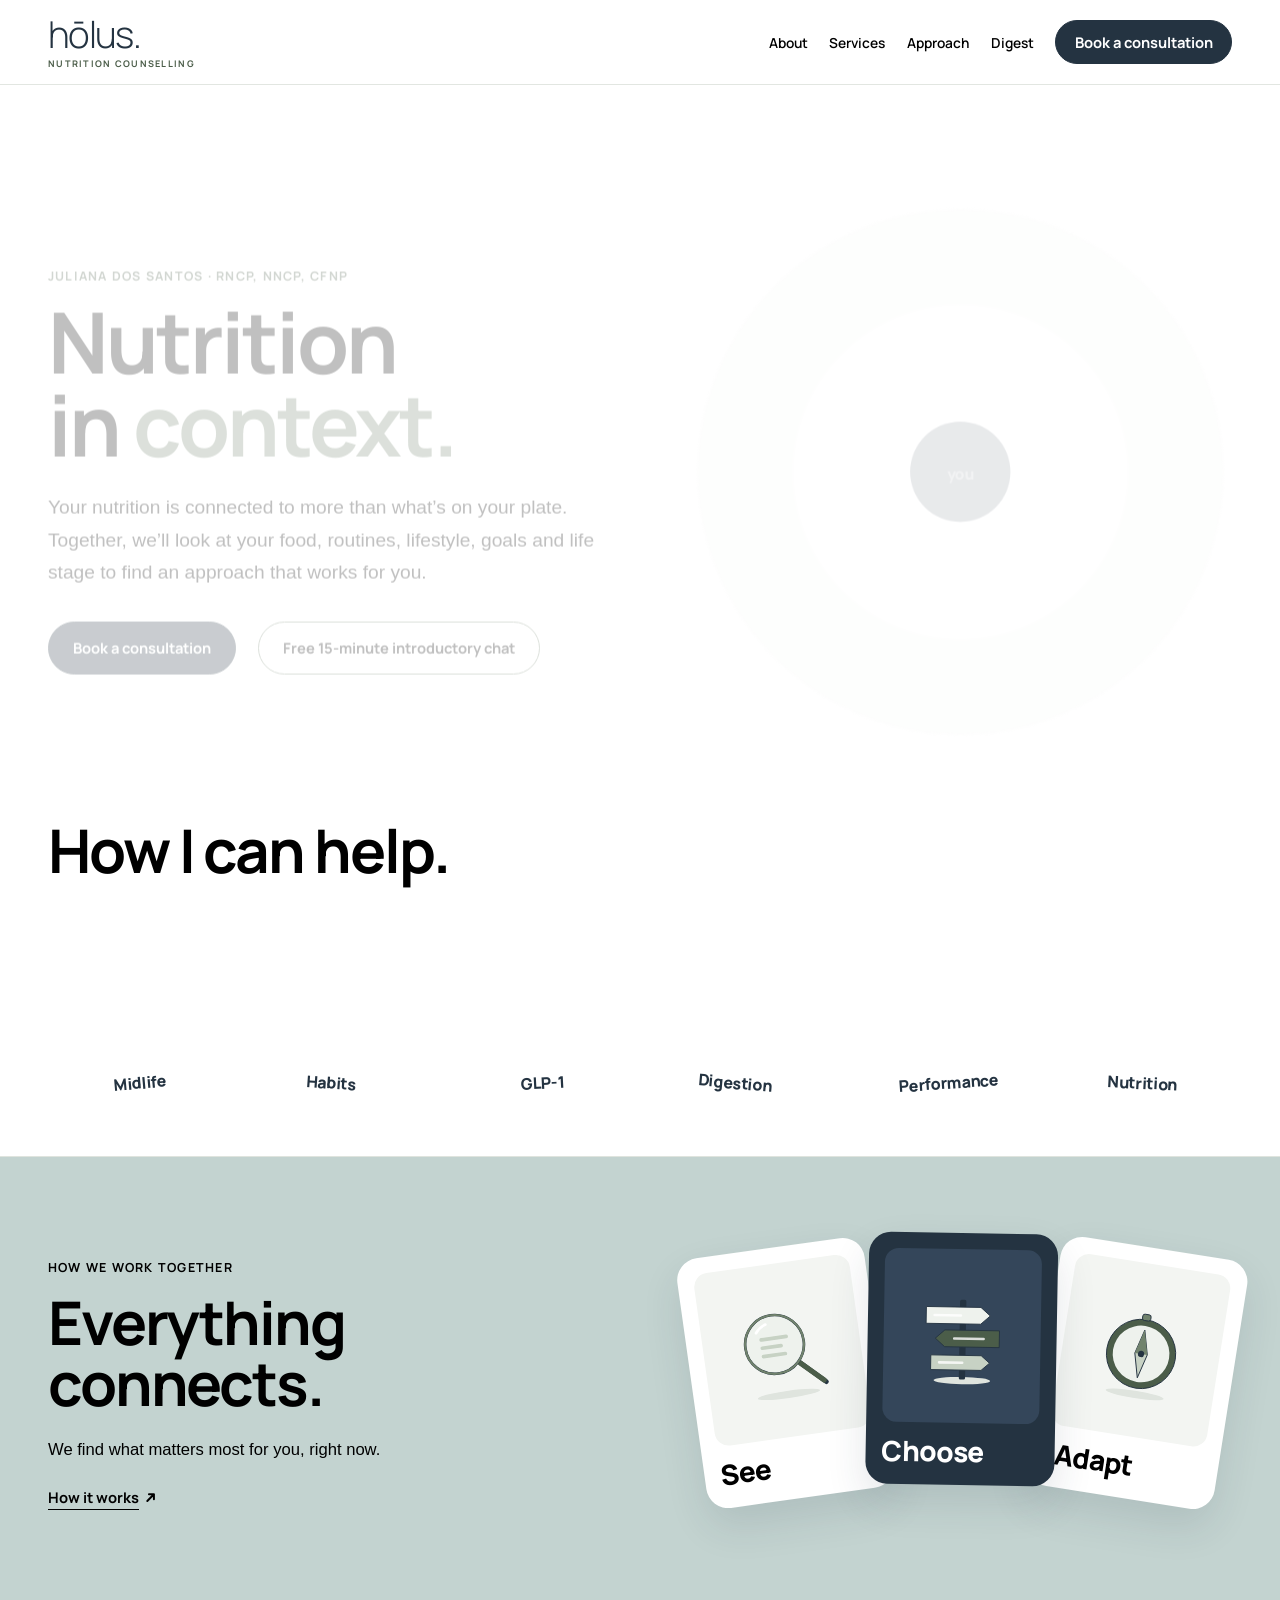
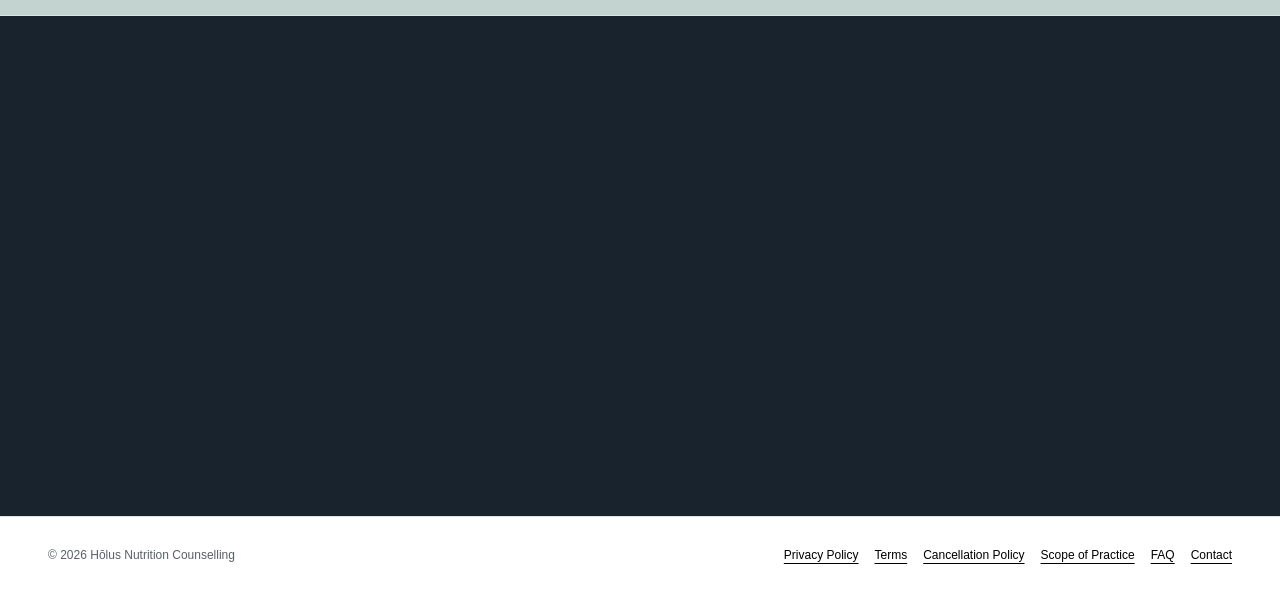
<file: home.html>
<!doctype html>
<html lang="en-CA"><head><meta charset="utf-8"><title>hōlus. | Nutrition Counselling</title><link rel="canonical" href="https://holus.ca/"><meta http-equiv="refresh" content="0; url=./"><meta name="robots" content="noindex"></head><body><p><a href="./">Continue to hōlus.</a></p></body></html>
</file>
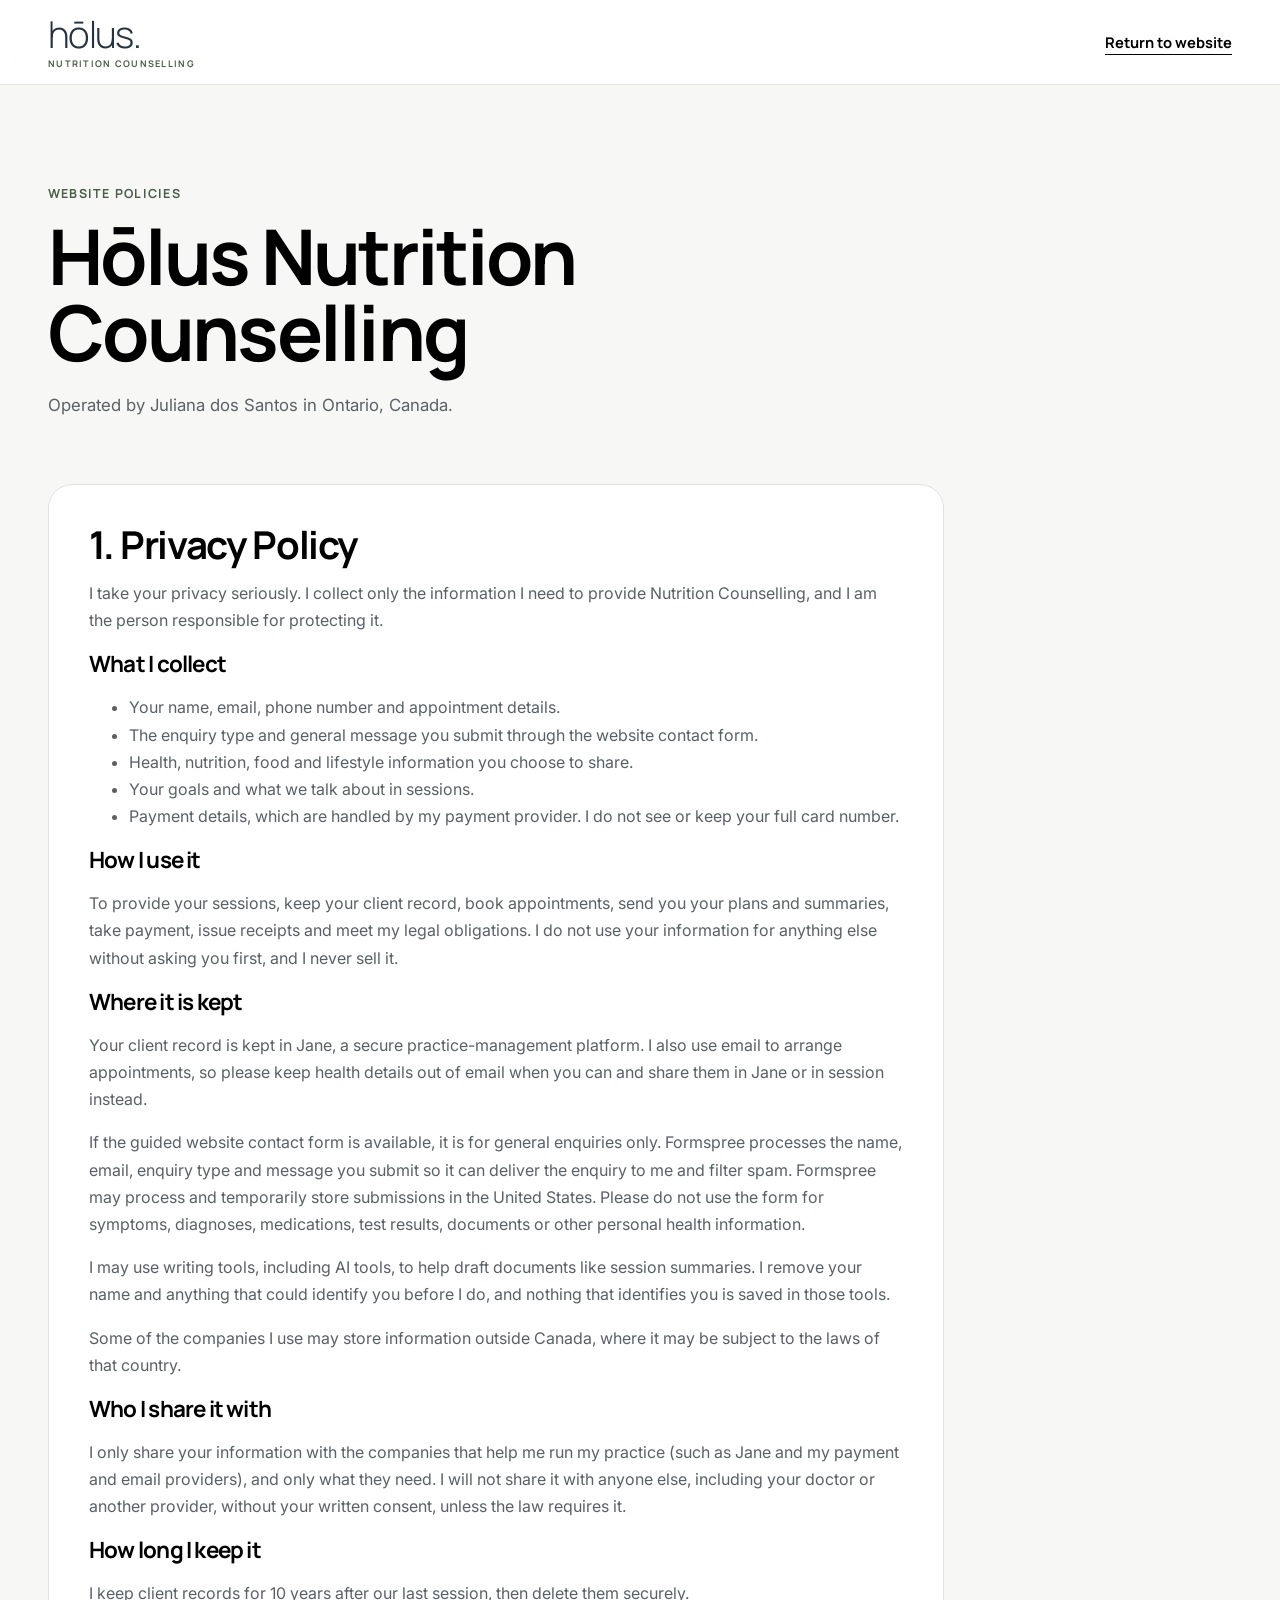
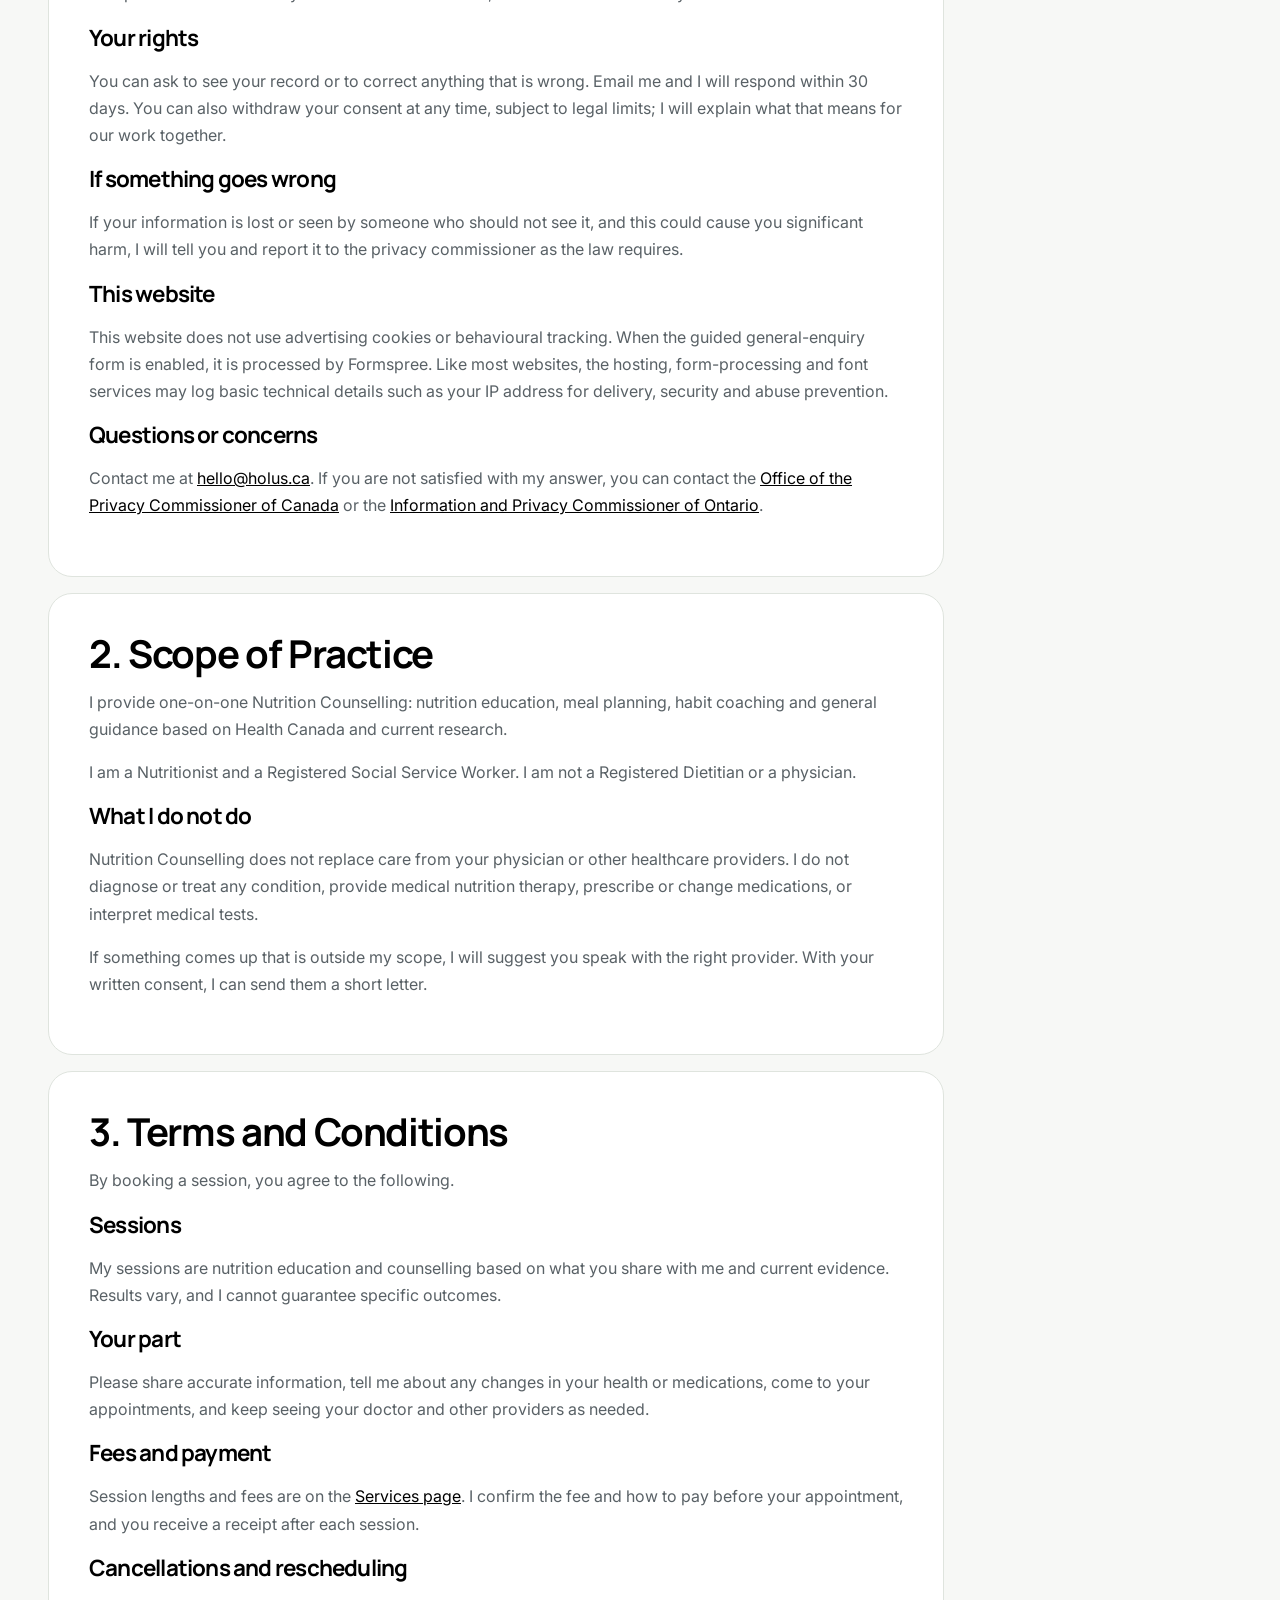
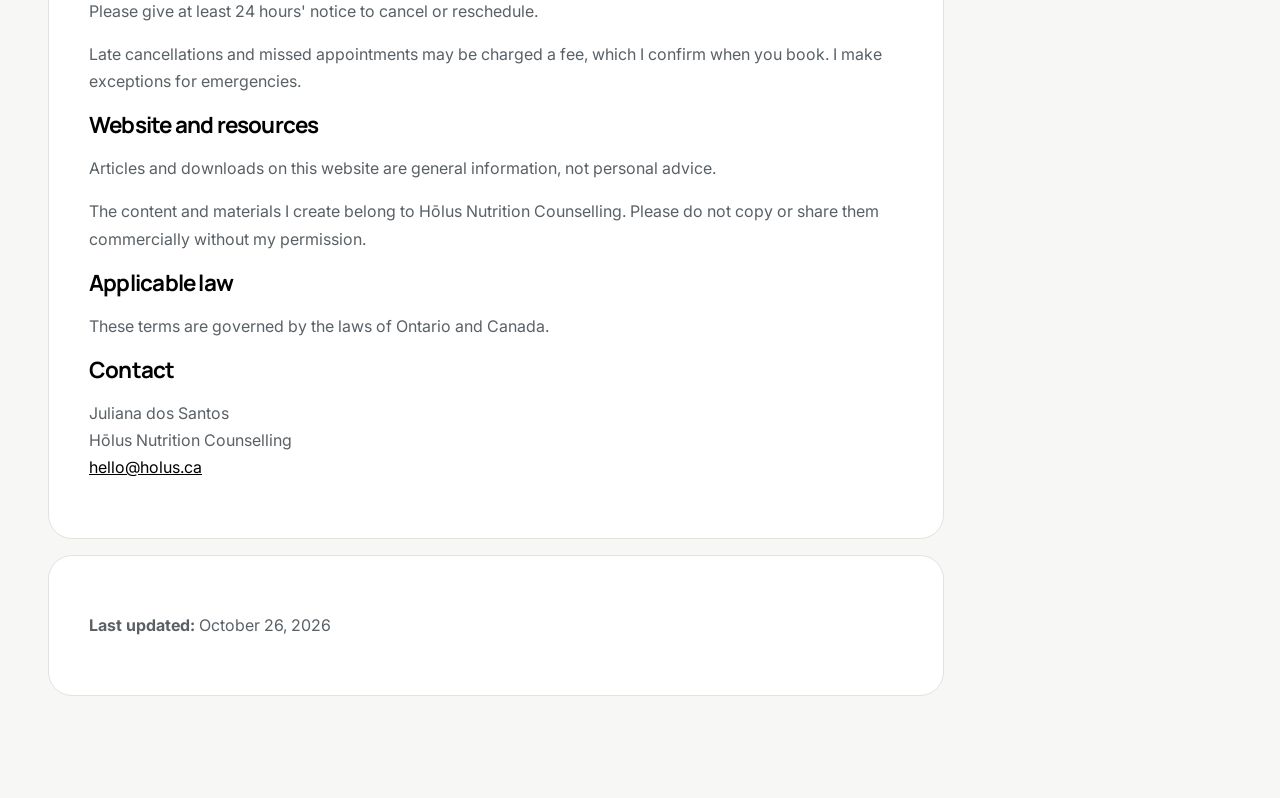
<file: practice-policies.html>
<!doctype html>
<html lang="en-CA"><head>
    <meta charset="utf-8">
    <meta name="viewport" content="width=device-width, initial-scale=1">
    <meta name="description" content="Privacy, terms, cancellation and scope of practice information for Hōlus Nutrition Counselling nutritional counselling practice.">
    <title>Policies | hōlus.</title>
    <link rel="canonical" href="https://holus.ca/practice-policies.html">
    <meta property="og:type" content="website">
    <meta property="og:title" content="Practice Information | Hōlus Nutrition Counselling">
    <meta property="og:description" content="Privacy, terms, cancellation and scope of practice information for Hōlus Nutrition Counselling.">
    <meta property="og:url" content="https://holus.ca/practice-policies.html">
    <meta name="twitter:card" content="summary_large_image">
    <link rel="icon" href="favicon.svg" sizes="any"><link rel="icon" href="favicon.svg" type="image/svg+xml"><link rel="apple-touch-icon" href="apple-touch-icon.png"><link rel="manifest" href="site.webmanifest"><meta name="theme-color" content="#243341"><meta property="og:image" content="https://jusandberg.github.io/holus-nutrition/assets/holus-share.png"><meta property="og:image:width" content="1200"><meta property="og:image:height" content="630"><meta property="og:image:alt" content="hōlus. Nutrition Counselling: Nutrition in context."><link rel="preconnect" href="https://fonts.googleapis.com">
    <link rel="preconnect" href="https://fonts.gstatic.com" crossorigin="">
    <link href="https://fonts.googleapis.com/css2?family=Inter:wght@400;500;600&amp;family=Manrope:wght@300;600;700;800&amp;display=swap" rel="stylesheet">
    <link rel="stylesheet" href="styles.css?v=26">
  <script src="brand-config.js?v=5" defer=""></script><style>
        .brand { gap: 0 !important; }
        .brand-lockup { display: grid; line-height: 1; }
        .brand-wordmark { display: inline-flex; align-items: baseline; color: var(--ink); font: 300 2.3125rem/1 Manrope, sans-serif; letter-spacing: -.045em; white-space: nowrap; }
        .brand-accent { position: relative; color: inherit; }
        .brand-accent::before { content: ''; position: absolute; top: .02em; right: .08em; left: .08em; height: .1em; border-radius: 1em; background: var(--sage); }
        .brand-descriptor { margin-top: .42rem; color: var(--sage-deep); font: 700 .57rem/1 Manrope, sans-serif; letter-spacing: .14em; text-transform: uppercase; }
        .hero-orbit .orbit-u { font-size: 1.25rem !important; letter-spacing: -.02em; }
        .contact .brand-lockup { justify-items: center; margin-bottom: .5rem; }
        .contact .brand-wordmark { color: #fff; font-size: 3.2rem; }
        .contact .brand-accent::before { background: var(--sage-light); }
        .brand-service-visual { margin: 0; padding: 0; overflow: hidden; min-height: 18rem; display: grid; place-items: end center; background: #fff; }
        .brand-service-visual img { display: block; width: 100%; height: 100%; min-height: 18rem; object-fit: cover; object-position: 50% 72%; }
        .brand-insurance { overflow: hidden; color: var(--ink); border: 1px solid var(--line); border-radius: var(--radius); background: var(--paper); box-shadow: 0 18px 40px rgba(36,51,65,.06); }
        .brand-insurance summary { display: flex; align-items: center; justify-content: space-between; gap: 1rem; padding: 1.25rem 1.4rem; cursor: pointer; list-style: none; font: 700 1rem/1.25 Manrope,sans-serif; }
        .brand-insurance summary::-webkit-details-marker { display: none; }
        .brand-insurance summary::after { content: '⌄'; flex: 0 0 auto; color: var(--sage-deep); font-size: 1.35rem; font-weight: 500; line-height: 1; transform: translateY(-.12rem); }
        .brand-insurance[open] summary::after { transform: rotate(180deg) translateY(-.12rem); }
        .brand-insurance[open] summary { border-bottom: 1px solid var(--line); }
        .brand-insurance p { margin: 0; padding: 1.25rem 1.5rem 1.5rem; color: var(--muted); font-size: .94rem; }
        .insurance-title { display: inline-flex; align-items: center; gap: .75rem; }
        .insurance-title svg { width: 1.35rem; height: 1.35rem; fill: none; stroke: var(--sage-deep); stroke-width: 1.7; stroke-linecap: round; stroke-linejoin: round; }
        .brand-insurance-hero { align-self: end; }
        .services .brand-insurance { max-width: 45rem; margin-top: 1rem; color: var(--ink); border-color: var(--line); background: var(--cloud); box-shadow: none; }
        .services .brand-insurance summary { color: var(--ink); }
        .services .brand-insurance summary::after { color: var(--sage-deep); }
        .services .brand-insurance[open] summary { border-color: var(--line); }
        .services .brand-insurance p { color: var(--muted); }
        .services .brand-insurance .insurance-title svg { stroke: var(--sage-deep); }
        .brand-intro-chat { width: 100%; max-width: none; margin: 2rem 0 0; padding: 1.4rem 1.55rem; color: var(--ink); border: 1px solid var(--line); border-radius: 1.25rem; background: var(--cloud); }
        .brand-intro-chat p { margin: 0; }
        .brand-intro-chat p + p { margin-top: .4rem; }
        .brand-intro-chat a { display: inline-block; margin-top: .85rem; color: var(--ink); font-weight: 700; text-underline-offset: .28rem; }
        .services .pricing-grid { max-width: none; }
        .contact-actions { margin-top: 2.35rem !important; }
        .method-without-circles .method-layout { grid-template-columns: 1fr; }
        .method-without-circles .method-copy { max-width: 52rem; }
        .expect-heading { display: block !important; }
        .expect-heading .eyebrow { margin-top: 0; }
        .expect-heading h2 { max-width: 18ch; margin-top: .85rem; justify-self: start; text-align: left !important; overflow-wrap: normal; }
        .behaviour-ecosystem { position: relative; min-height: 25rem; border-radius: 48% 52% 44% 56% / 54% 42% 58% 46%; background: color-mix(in srgb, var(--sage-light) 35%, white); }
        .behaviour-ecosystem::before, .behaviour-ecosystem::after { content: ''; position: absolute; inset: 12%; border: 1px solid var(--sage-light); border-radius: 44% 56% 53% 47% / 47% 42% 58% 53%; transform: rotate(12deg); }
        .behaviour-ecosystem::after { inset: 26%; transform: rotate(-13deg); }
        .behaviour-ecosystem strong { position: absolute; inset: 50% auto auto 50%; z-index: 2; display: grid; width: 5rem; height: 5rem; place-items: center; color: white; background: var(--ink); border-radius: 50%; transform: translate(-50%,-50%); font: 800 1rem Manrope,sans-serif; }
        .eco-node { position: absolute; z-index: 2; color: var(--sage-deep); font: 700 .75rem Manrope,sans-serif; letter-spacing: .08em; text-transform: uppercase; }
        .eco-body { top: 13%; left: 46%; } .eco-food { top: 48%; right: 8%; } .eco-behaviour { bottom: 12%; left: 39%; } .eco-life { top: 48%; left: 8%; }
        .behaviour-question { margin-top: 2rem !important; padding-left: 1.25rem; color: var(--ink) !important; border-left: 3px solid var(--sage); font: 800 clamp(1.6rem,3vw,2.6rem)/1.15 Manrope,sans-serif !important; letter-spacing: -.035em; }
        .behaviour-factors { background: var(--paper); }
        .factor-list { margin-top: 3rem; border-top: 1px solid var(--line); }
        .factor-list details { border-bottom: 1px solid var(--line); }
        .factor-list summary { display: flex; align-items: center; justify-content: space-between; gap: 1rem; padding: 1.25rem 0; cursor: pointer; list-style: none; color: var(--ink); font: 700 1.05rem/1.3 Manrope,sans-serif; }
        .factor-list summary::-webkit-details-marker { display: none; }
        .factor-list summary::after { content: '+'; flex: 0 0 auto; color: var(--sage-deep); font-size: 1.35rem; font-weight: 400; }
        .factor-list details[open] summary::after { content: '−'; }
        .factor-list p { max-width: 46rem; margin: -.25rem 0 1.35rem; padding-right: 2rem; }
        .factor-list p { color: var(--muted); }
        .behaviour-relationship { padding-block: clamp(3.25rem, 6vw, 5.5rem); color: white; background: var(--ink); }
        .behaviour-relationship h1, .behaviour-relationship h2, .behaviour-relationship h3 { color: white; }
        .behaviour-relationship-copy { max-width: 46rem; }
        .behaviour-relationship-copy h1 { max-width: 16ch; font-size: clamp(2.65rem, 5vw, 4.8rem); line-height: 1; letter-spacing: -.05em; }
        .behaviour-relationship-copy > p:not(.eyebrow) { max-width: 46rem; color: rgba(255,255,255,.72); }
        .relationship-map { display: grid; grid-template-columns: 1fr auto 1fr auto .68fr; align-items: center; gap: 1rem; margin-top: 2.5rem; }
        .relationship-map > div { min-height: 7rem; padding: 1.05rem; border-top: 1px solid rgba(255,255,255,.25); }
        .relationship-map p { color: rgba(255,255,255,.65); }
        .relationship-map > b { color: var(--sage-light); font-size: 1.6rem; }
        .relationship-result { display: flex; width: 100%; max-width: 13rem; min-height: 5.8rem !important; align-items: center; justify-content: flex-start; gap: .8rem; background: var(--sage-deep); border-radius: var(--radius); border-top: 0 !important; }
        .relationship-result svg { flex: 0 0 auto; width: 1.45rem; fill: none; stroke: var(--sage-light); stroke-width: 2; stroke-linecap: round; stroke-linejoin: round; }
        .relationship-result h3 { margin: 0; }
        .together-anchors { display: grid; gap: .75rem; margin-top: 2rem; padding-top: 1.5rem; border-top: 1px solid var(--line); }
        .together-anchors span { color: var(--ink); font: 700 1.05rem Manrope,sans-serif; }
        .behaviour-scope { padding: 1.3rem 0; color: var(--muted); background: var(--cloud); border-block: 1px solid var(--line); }
        .behaviour-scope p { max-width: 70rem; margin: 0; font-size: .86rem; }
        .behaviour-hero .reveal, .behaviour-knowing .reveal, .behaviour-factors .reveal, .behaviour-relationship .reveal, .behaviour-together .reveal, .behaviour-steps .reveal { opacity: 1 !important; transform: none !important; }
        @media (max-width: 760px) {
          .brand-wordmark { font-size: 2rem; }
          .about-copy { min-width: 0; width: 100%; }
          .about-copy .service-line { white-space: normal; }
          .expect-heading { gap: 1rem !important; }
          .expect-heading h2 { max-width: 13ch; font-size: clamp(2.25rem, 10.5vw, 3.25rem); line-height: 1.02; }
          .brand-service-visual, .brand-service-visual img { min-height: 12rem; }
          .behaviour-ecosystem { min-height: 20rem; }
          .relationship-map { grid-template-columns: 1fr; gap: .55rem; }
          .relationship-map > b { transform: rotate(90deg); transform-origin: left center; }
          .relationship-map > div { min-height: 0; }
        }
      </style></head>
  <body class="policy-page">
    <a class="skip-link" href="#main">Skip to content</a>
    <header class="site-header">
      <div class="nav-shell">
        <a class="brand" href="/" aria-label="hōlus. Nutrition Counselling home">
    <span class="brand-lockup">
      <span class="brand-wordmark" aria-label="hōlus.">hōlus.</span>
      <span class="brand-descriptor">Nutrition Counselling</span>
    </span></a>
        <a class="text-link" href="/">Return to website</a>
      </div>
    </header>

    <main id="main" class="policy-main section-shell" data-holus-policies="true">
    <header class="policy-hero">
      <p class="eyebrow">Website policies</p>
      <h1>Hōlus Nutrition Counselling</h1>
      <p>Operated by Juliana dos Santos in Ontario, Canada.</p>
    </header>
    <div class="policy-stack">
      <section id="privacy" class="policy-card">
        <h2>1. Privacy Policy</h2>
        <p>I take your privacy seriously. I collect only the information I need to provide Nutrition Counselling, and I am the person responsible for protecting it.</p>
        <h3>What I collect</h3>
        <ul>
          <li>Your name, email, phone number and appointment details.</li>
          <li>The enquiry type and general message you submit through the website contact form.</li>
          <li>Health, nutrition, food and lifestyle information you choose to share.</li>
          <li>Your goals and what we talk about in sessions.</li>
          <li>Payment details, which are handled by my payment provider. I do not see or keep your full card number.</li>
        </ul>
        <h3>How I use it</h3>
        <p>To provide your sessions, keep your client record, book appointments, send you your plans and summaries, take payment, issue receipts and meet my legal obligations. I do not use your information for anything else without asking you first, and I never sell it.</p>
        <h3>Where it is kept</h3>
        <p>Your client record is kept in Jane, a secure practice-management platform. I also use email to arrange appointments, so please keep health details out of email when you can and share them in Jane or in session instead.</p>
        <p>If the guided website contact form is available, it is for general enquiries only. Formspree processes the name, email, enquiry type and message you submit so it can deliver the enquiry to me and filter spam. Formspree may process and temporarily store submissions in the United States. Please do not use the form for symptoms, diagnoses, medications, test results, documents or other personal health information.</p>
        <p>I may use writing tools, including AI tools, to help draft documents like session summaries. I remove your name and anything that could identify you before I do, and nothing that identifies you is saved in those tools.</p>
        <p>Some of the companies I use may store information outside Canada, where it may be subject to the laws of that country.</p>
        <h3>Who I share it with</h3>
        <p>I only share your information with the companies that help me run my practice (such as Jane and my payment and email providers), and only what they need. I will not share it with anyone else, including your doctor or another provider, without your written consent, unless the law requires it.</p>
        <h3>How long I keep it</h3>
        <p>I keep client records for 10 years after our last session, then delete them securely.</p>
        <h3>Your rights</h3>
        <p>You can ask to see your record or to correct anything that is wrong. Email me and I will respond within 30 days. You can also withdraw your consent at any time, subject to legal limits; I will explain what that means for our work together.</p>
        <h3>If something goes wrong</h3>
        <p>If your information is lost or seen by someone who should not see it, and this could cause you significant harm, I will tell you and report it to the privacy commissioner as the law requires.</p>
        <h3>This website</h3>
        <p>This website does not use advertising cookies or behavioural tracking. When the guided general-enquiry form is enabled, it is processed by Formspree. Like most websites, the hosting, form-processing and font services may log basic technical details such as your IP address for delivery, security and abuse prevention.</p>
        <h3>Questions or concerns</h3>
        <p>Contact me at <a href="mailto:hello@holus.ca" data-direct-email>hello@holus.ca</a>. If you are not satisfied with my answer, you can contact the <a href="https://www.priv.gc.ca/" target="_blank" rel="noopener">Office of the Privacy Commissioner of Canada</a> or the <a href="https://www.ipc.on.ca/" target="_blank" rel="noopener">Information and Privacy Commissioner of Ontario</a>.</p>
      </section>

      <section id="scope" class="policy-card">
        <h2>2. Scope of Practice</h2>
        <p>I provide one-on-one Nutrition Counselling: nutrition education, meal planning, habit coaching and general guidance based on Health Canada and current research.</p>
        <p>I am a Nutritionist and a Registered Social Service Worker. I am not a Registered Dietitian or a physician.</p>
        <h3>What I do not do</h3>
        <p>Nutrition Counselling does not replace care from your physician or other healthcare providers. I do not diagnose or treat any condition, provide medical nutrition therapy, prescribe or change medications, or interpret medical tests.</p>
        <p>If something comes up that is outside my scope, I will suggest you speak with the right provider. With your written consent, I can send them a short letter.</p>
      </section>

      <section id="terms" class="policy-card">
        <h2>3. Terms and Conditions</h2>
        <p>By booking a session, you agree to the following.</p>
        <h3>Sessions</h3>
        <p>My sessions are nutrition education and counselling based on what you share with me and current evidence. Results vary, and I cannot guarantee specific outcomes.</p>
        <h3>Your part</h3>
        <p>Please share accurate information, tell me about any changes in your health or medications, come to your appointments, and keep seeing your doctor and other providers as needed.</p>
        <h3>Fees and payment</h3>
        <p>Session lengths and fees are on the <a href="/nutritional-counselling/">Services page</a>. I confirm the fee and how to pay before your appointment, and you receive a receipt after each session.</p>
        <div id="cancellation">
          <h3>Cancellations and rescheduling</h3>
          <p>Please give at least 24 hours' notice to cancel or reschedule.</p>
          <p>Late cancellations and missed appointments may be charged a fee, which I confirm when you book. I make exceptions for emergencies.</p>
        </div>
        <h3>Website and resources</h3>
        <p>Articles and downloads on this website are general information, not personal advice.</p>
        <p>The content and materials I create belong to Hōlus Nutrition Counselling. Please do not copy or share them commercially without my permission.</p>
        <h3>Applicable law</h3>
        <p>These terms are governed by the laws of Ontario and Canada.</p>
        <h3>Contact</h3>
        <p>Juliana dos Santos<br>Hōlus Nutrition Counselling<br><a href="mailto:hello@holus.ca" data-direct-email>hello@holus.ca</a></p>
      </section>

      <section id="contact-policy" class="policy-card">
        <p><strong>Last updated:</strong> October 26, 2026</p>
      </section>
    </div></main>
  

</body></html>
</file>
<file: styles.css>
:root {
  --black: #000;
  --ink: #243341;
  --ink-deep: #18232d;
  --sage: #71836d;
  --sage-deep: #4b5d49;
  --sage-light: #c7d2c4;
  --mist: #eef2ed;
  --cloud: #f7f8f6;
  --line: #dfe4de;
  --paper: #fff;
  --text: var(--black);
  --muted: #596166;
  --radius: 1.5rem;
  --shadow: 0 24px 60px rgba(36, 51, 65, 0.12);
}

* { box-sizing: border-box; }
html { scroll-behavior: smooth; scroll-padding-top: 6.5rem; }
body { margin: 0; color: var(--text); background: var(--paper); font: 400 1rem/1.7 Inter, Arial, sans-serif; -webkit-font-smoothing: antialiased; }
img, svg { display: block; max-width: 100%; }
a { color: inherit; }
button, input, textarea { font: inherit; }
:focus-visible { outline: 3px solid var(--sage); outline-offset: 4px; }
.sr-only { position: absolute; width: 1px; height: 1px; padding: 0; margin: -1px; overflow: hidden; clip: rect(0, 0, 0, 0); white-space: nowrap; border: 0; }
.skip-link { position: fixed; left: 1rem; top: -4rem; z-index: 100; padding: .75rem 1rem; color: white; background: var(--ink); border-radius: .5rem; }
.skip-link:focus { top: 1rem; }

.section-shell { width: min(100% - 2.5rem, 74rem); margin-inline: auto; }
.section-pad { padding-block: clamp(5rem, 9vw, 8rem); }
.eyebrow { margin: 0 0 1rem; color: var(--sage-deep); font: 700 .78rem/1.2 Manrope, sans-serif; letter-spacing: .1em; text-transform: uppercase; }
h1, h2, h3 { margin: 0; color: var(--black); font-family: Manrope, sans-serif; letter-spacing: -.035em; text-wrap: balance; }
h1 { max-width: 12ch; font-size: clamp(3rem, 6.6vw, 6.25rem); line-height: .98; }
h2 { max-width: 18ch; font-size: clamp(2.35rem, 4.7vw, 4.5rem); line-height: 1.02; }
h3 { font-size: 1.4rem; line-height: 1.25; }
em { color: var(--sage); font-style: normal; }
.lede { max-width: 35rem; margin: 1.6rem 0 0; color: var(--black); font-size: clamp(1.05rem, 1.8vw, 1.2rem); }
.button-row { display: flex; align-items: center; gap: 1.4rem; flex-wrap: wrap; margin-top: 2rem; }
.button { display: inline-flex; align-items: center; justify-content: center; min-height: 3.35rem; padding: .85rem 1.5rem; color: white; background: var(--ink); border: 1px solid var(--ink); border-radius: 999px; font: 700 .92rem/1 Manrope, sans-serif; text-decoration: none; transition: transform .2s ease, background .2s ease; }
.button:hover { background: var(--ink-deep); transform: translateY(-2px); }
.button-small { min-height: 2.75rem; padding-inline: 1.15rem; }
.button-secondary { color: var(--black); background: transparent; border-color: var(--sage); }
.button-secondary:hover { color: white; background: var(--sage-deep); border-color: var(--sage-deep); }
.text-link { color: var(--black); font: 700 .92rem Manrope, sans-serif; text-underline-offset: .35rem; }
.microcopy { margin: 1rem 0 0; color: var(--muted); font-size: .83rem; }

.site-header { position: sticky; top: 0; z-index: 50; border-bottom: 1px solid rgba(223, 228, 222, .9); background: rgba(255,255,255,.88); backdrop-filter: blur(18px) saturate(160%); }
.nav-shell { display: flex; align-items: center; justify-content: space-between; width: min(100% - 2.5rem, 74rem); min-height: 5.25rem; margin: auto; }
.brand { display: flex; align-items: center; gap: .75rem; text-decoration: none; }
.brand img { width: 3rem; }
.brand-copy { display: grid; line-height: 1; }
.wordmark { font: 800 1.15rem Manrope, sans-serif; letter-spacing: -.04em; }
.wordmark b { color: var(--sage); }
.descriptor { margin-top: .35rem; color: var(--muted); font: 600 .58rem Manrope, sans-serif; letter-spacing: .14em; text-transform: uppercase; }
.brand-lockup { display: grid; line-height: 1; }
.brand-wordmark { display: inline-flex; align-items: baseline; color: var(--ink); font: 300 2rem/1 Manrope, sans-serif; letter-spacing: -.045em; white-space: nowrap; }
.brand-accent { position: relative; color: inherit; }
.brand-accent::before { content: ""; position: absolute; top: .02em; right: .08em; left: .08em; height: .1em; border-radius: 1em; background: var(--sage); }
.brand-descriptor { margin-top: .4rem; color: var(--sage-deep); font: 700 .57rem/1 Manrope, sans-serif; letter-spacing: .14em; text-transform: uppercase; }
.site-nav { display: flex; align-items: center; gap: 1.35rem; }
.site-nav > a:not(.button) { color: var(--black); font: 600 .86rem Manrope, sans-serif; text-decoration: none; }
.site-nav > a:not(.button):hover { color: var(--sage-deep); }
.menu-toggle { display: none; width: 2.8rem; height: 2.8rem; padding: .8rem; border: 0; border-radius: 50%; background: var(--mist); }
.menu-toggle span:not(.sr-only) { display: block; height: 2px; margin: 4px 0; background: var(--ink); transition: transform .2s ease; }

.hero { display: grid; grid-template-columns: minmax(0, 1.02fr) minmax(25rem, .98fr); align-items: center; gap: clamp(2rem, 6vw, 6rem); min-height: calc(100svh - 5.25rem); padding-block: clamp(4rem, 8vw, 7rem); }
.hero-orbit { padding: 2rem; border-radius: 50%; background: radial-gradient(circle, #fff 0 43%, var(--cloud) 44% 68%, transparent 69%); }
.hero-orbit svg { width: 100%; }
.orbit-ring { fill: none; stroke: var(--sage-light); stroke-width: 1; stroke-dasharray: 2 6; }
.orbit-lines { stroke: var(--sage-light); stroke-width: 1; }
.orbit-nodes { fill: var(--sage); }
.orbit-centre { fill: var(--ink); }
.orbit-u { fill: white; font: 800 3rem Manrope, sans-serif; text-anchor: middle; dominant-baseline: middle; }
.orbit-labels { fill: var(--black); font: 600 .86rem Manrope, sans-serif; letter-spacing: .01em; }

/* The orbit draws in once, then its eight elements pulse in a calm sequence. */
.hero-orbit .orbit-lines line,
.hero-orbit .orbit-nodes circle,
.hero-orbit .orbit-labels text { --orbit-line-delay: .22s; --orbit-node-delay: .72s; --orbit-label-delay: .92s; --orbit-pulse-delay: 2s; }
.hero-orbit :is(.orbit-lines line, .orbit-nodes circle, .orbit-labels text):nth-child(2) { --orbit-line-delay: .30s; --orbit-node-delay: .80s; --orbit-label-delay: 1s; --orbit-pulse-delay: 3s; }
.hero-orbit :is(.orbit-lines line, .orbit-nodes circle, .orbit-labels text):nth-child(3) { --orbit-line-delay: .38s; --orbit-node-delay: .88s; --orbit-label-delay: 1.08s; --orbit-pulse-delay: 4s; }
.hero-orbit :is(.orbit-lines line, .orbit-nodes circle, .orbit-labels text):nth-child(4) { --orbit-line-delay: .46s; --orbit-node-delay: .96s; --orbit-label-delay: 1.16s; --orbit-pulse-delay: 5s; }
.hero-orbit :is(.orbit-lines line, .orbit-nodes circle, .orbit-labels text):nth-child(5) { --orbit-line-delay: .54s; --orbit-node-delay: 1.04s; --orbit-label-delay: 1.24s; --orbit-pulse-delay: 6s; }
.hero-orbit :is(.orbit-lines line, .orbit-nodes circle, .orbit-labels text):nth-child(6) { --orbit-line-delay: .62s; --orbit-node-delay: 1.12s; --orbit-label-delay: 1.32s; --orbit-pulse-delay: 7s; }
.hero-orbit :is(.orbit-lines line, .orbit-nodes circle, .orbit-labels text):nth-child(7) { --orbit-line-delay: .70s; --orbit-node-delay: 1.20s; --orbit-label-delay: 1.40s; --orbit-pulse-delay: 8s; }
.hero-orbit :is(.orbit-lines line, .orbit-nodes circle, .orbit-labels text):nth-child(8) { --orbit-line-delay: .78s; --orbit-node-delay: 1.28s; --orbit-label-delay: 1.48s; --orbit-pulse-delay: 9s; }
.hero-orbit.is-visible .orbit-ring { animation: orbit-ring-arrive 1.4s ease-out both; }
.hero-orbit.is-visible .orbit-lines line { stroke-dasharray: 180; stroke-dashoffset: 180; animation: orbit-line-arrive .75s ease-out var(--orbit-line-delay) both; }
.hero-orbit.is-visible .orbit-nodes circle { transform-box: fill-box; transform-origin: center; animation: orbit-node-arrive .45s cubic-bezier(.2,.8,.2,1.3) var(--orbit-node-delay) both, orbit-node-pulse 8s cubic-bezier(.4,0,.2,1) var(--orbit-pulse-delay) infinite; }
.hero-orbit.is-visible .orbit-labels text { opacity: 0; animation: orbit-label-arrive .45s ease-out var(--orbit-label-delay) both; }
.hero-orbit.is-visible :is(.orbit-centre, .orbit-u) { transform-box: fill-box; transform-origin: center; animation: orbit-centre-arrive .65s cubic-bezier(.2,.8,.2,1.15) .05s both; }

@keyframes orbit-ring-arrive { from { opacity: 0; } to { opacity: 1; } }
@keyframes orbit-line-arrive { to { stroke-dashoffset: 0; } }
@keyframes orbit-node-arrive { from { opacity: 0; transform: scale(0); } to { opacity: 1; transform: scale(1); } }
@keyframes orbit-label-arrive { from { opacity: 0; transform: translateY(5px); } to { opacity: 1; transform: translateY(0); } }
@keyframes orbit-centre-arrive { from { opacity: 0; transform: scale(.7); } to { opacity: 1; transform: scale(1); } }
@keyframes orbit-node-pulse { 0%, 13%, 100% { transform: scale(1); fill: var(--sage); } 6% { transform: scale(1.65); fill: var(--ink); } }

.method { background: var(--cloud); border-block: 1px solid var(--line); }
.section-heading { margin-bottom: clamp(2.5rem, 5vw, 4.5rem); }
.method-flow { position: relative; display: grid; grid-template-columns: repeat(3, 1fr); gap: clamp(1rem, 3vw, 3rem); }
.flow-line { position: absolute; top: 3.05rem; right: 13%; left: 13%; height: 1px; background: var(--sage-light); }
.flow-step { position: relative; display: grid; justify-items: center; gap: .35rem; min-width: 0; padding: 0 1rem 1.6rem; color: var(--black); background: transparent; border: 0; border-bottom: 1px solid var(--line); cursor: pointer; text-align: center; transition: color .25s ease, border-color .25s ease, transform .25s ease; }
.flow-step:hover { transform: translateY(-3px); border-color: var(--sage); }
.flow-step:focus-visible { border-radius: .75rem; }
.flow-icon { position: relative; z-index: 1; display: grid; place-items: center; width: 6.1rem; height: 6.1rem; margin-bottom: 1.15rem; color: var(--sage-deep); background: var(--cloud); transition: color .25s ease, transform .25s ease; }
.flow-icon::after { content: ""; position: absolute; right: -.2rem; bottom: -.2rem; width: .65rem; height: .65rem; background: var(--sage-light); border: 4px solid var(--cloud); border-radius: 50%; }
.flow-icon svg { width: 3.35rem; fill: none; stroke: currentColor; stroke-width: 1.25; stroke-linecap: round; stroke-linejoin: round; }
.flow-step.is-active { border-color: var(--black); }
.flow-step.is-active .flow-icon { color: var(--black); transform: translateY(-4px); }
.flow-step.is-active .flow-icon::after { background: var(--sage); }
.flow-kicker { color: var(--sage-deep); font: 700 .68rem/1.3 Manrope, sans-serif; letter-spacing: .08em; text-transform: uppercase; }
.flow-step strong { font: 800 clamp(1.25rem, 2.2vw, 1.7rem)/1.25 Manrope, sans-serif; letter-spacing: -.03em; }
.flow-detail { display: grid; grid-template-columns: .65fr 1.35fr; gap: clamp(2rem, 7vw, 7rem); margin-top: 2.25rem; padding: clamp(1.8rem, 4vw, 3.25rem); background: var(--paper); border: 1px solid var(--line); border-radius: 1.5rem; box-shadow: 0 18px 40px rgba(36,51,65,.06); }
.flow-detail>p { margin: .25rem 0 0; color: var(--sage-deep); font: 700 .75rem/1.3 Manrope, sans-serif; letter-spacing: .09em; text-transform: uppercase; }
.flow-detail h3 { font-size: clamp(1.6rem, 3vw, 2.5rem); }
.flow-detail div p { max-width: 48rem; margin: .8rem 0 0; color: var(--muted); font-size: 1.02rem; }

/* The three-step path draws in once, then its markers pulse in sequence. */
.method-flow:not(.is-visible) .flow-step { opacity: 0; translate: 0 14px; }
.method-flow.is-visible .flow-line { transform-origin: left center; animation: method-line-arrive .9s cubic-bezier(.2,.8,.2,1) .08s both; }
.method-flow.is-visible .flow-step { animation: method-step-arrive .58s cubic-bezier(.2,.8,.2,1) .25s both; }
.method-flow.is-visible .flow-step:nth-of-type(2) { animation-delay: .43s; }
.method-flow.is-visible .flow-step:nth-of-type(3) { animation-delay: .61s; }
.method-flow.is-visible .flow-step:nth-of-type(1) .flow-icon::after { animation: method-marker-pulse 9s ease-in-out 1.5s infinite; }
.method-flow.is-visible .flow-step:nth-of-type(2) .flow-icon::after { animation: method-marker-pulse 9s ease-in-out 4.5s infinite; }
.method-flow.is-visible .flow-step:nth-of-type(3) .flow-icon::after { animation: method-marker-pulse 9s ease-in-out 7.5s infinite; }

@keyframes method-line-arrive { from { opacity: 0; transform: scaleX(0); } to { opacity: 1; transform: scaleX(1); } }
@keyframes method-step-arrive { from { opacity: 0; translate: 0 14px; } to { opacity: 1; translate: 0 0; } }
@keyframes method-marker-pulse { 0%, 14%, 100% { transform: scale(1); filter: brightness(1); box-shadow: 0 0 0 0 rgba(125,146,121,0); } 7% { transform: scale(1.45); filter: brightness(.72); box-shadow: 0 0 0 .4rem rgba(125,146,121,.13); } }

.about-grid { display: grid; grid-template-columns: 15.5rem minmax(0, 1fr); align-items: center; gap: clamp(2.5rem, 6vw, 5rem); }
.food-figure { position: relative; width: 100%; margin: 0; }
.food-figure img { width: 100%; height: 20rem; object-fit: cover; object-position: center 42%; border-radius: var(--radius); box-shadow: var(--shadow); }
.food-figure figcaption { max-width: 15.5rem; margin: .8rem 0 0; color: var(--muted); font-size: .78rem; }
.about-copy > p:not(.eyebrow) { max-width: 38rem; margin: 1.3rem 0 0; color: var(--black); font-size: 1.04rem; }
.about-copy .about-lead { font-size: 1.12rem; line-height: 1.65; }
.about-copy .about-signoff { color: var(--ink); }
.credentials { display: grid; grid-template-columns: repeat(3, 1fr); gap: 1rem; margin: 2.25rem 0 0; }
.credentials div { padding-top: 1rem; border-top: 1px solid var(--line); }
.credentials dt { color: var(--sage-deep); font: 700 .72rem Manrope, sans-serif; letter-spacing: .08em; text-transform: uppercase; }
.credentials dd { margin: .45rem 0 0; font-weight: 600; line-height: 1.45; }
.about-copy .service-line { margin-top: 1.5rem; color: var(--sage-deep); font: 700 .72rem/1.7 Manrope, sans-serif; letter-spacing: .035em; text-transform: uppercase; white-space: nowrap; }
.service-line span { padding-inline: .3rem; color: var(--sage); }

.image-ribbon { display: grid; grid-template-columns: .78fr 1.22fr .78fr; gap: .65rem; width: min(100% - 2.5rem, 88rem); margin: 0 auto clamp(1rem, 2vw, 2rem); }
.image-ribbon figure { margin: 0; overflow: hidden; border-radius: 1.25rem; }
.image-ribbon img { width: 100%; height: clamp(8rem, 13vw, 12.5rem); object-fit: cover; transition: transform .6s ease; }
.image-ribbon img { object-position: 50% 50%; }
.image-ribbon figure:hover img { transform: scale(1.025); }

.services { color: white; background: var(--ink); }
.services h2, .services h3 { color: white; }
.services .eyebrow { color: var(--sage-light); }
.services-intro { display: grid; grid-template-columns: 1.15fr .85fr; align-items: end; gap: 4rem; }
.services-intro > p { max-width: 31rem; margin: 0 0 .35rem; color: rgba(255,255,255,.72); font-size: 1.05rem; }
.pricing-grid { display: grid; grid-template-columns: repeat(3, 1fr); gap: 1rem; margin-top: 4rem; }
.price-card { display: flex; flex-direction: column; min-height: 22rem; padding: 2rem; border: 1px solid rgba(255,255,255,.15); border-radius: var(--radius); background: rgba(255,255,255,.045); }
.price-card.featured { background: var(--sage-deep); border-color: transparent; }
.service-icon { display: grid; place-items: center; width: 3.8rem; height: 3.8rem; margin-bottom: 2.25rem; color: var(--white, #fff); background: rgba(255,255,255,.06); border: 1.5px solid var(--sage-light); border-radius: 50%; }
.service-icon svg { width: 1.65rem; fill: none; stroke: currentColor; stroke-width: 1.8; stroke-linecap: round; stroke-linejoin: round; }
.duration { margin: 0 0 1.1rem; color: var(--sage-light); font: 700 .73rem Manrope, sans-serif; letter-spacing: .09em; text-transform: uppercase; }
.price-card > p:not(.duration) { color: rgba(255,255,255,.7); font-size: .93rem; }
.price-row { display: flex; align-items: end; justify-content: space-between; gap: 1rem; margin-top: auto; padding-top: 2rem; }
.price-row strong { font: 800 2.4rem Manrope, sans-serif; letter-spacing: -.05em; }
.price-row a { color: white; font-weight: 600; text-underline-offset: .3rem; }
.coverage-note { max-width: 55rem; margin: 2rem 0 0; color: rgba(255,255,255,.68); font-size: .86rem; }

.who { background: var(--mist); }
.faq-grid { display: grid; grid-template-columns: .78fr 1.22fr; gap: clamp(3rem, 8vw, 8rem); }
.who-header { display: grid; grid-template-columns: .92fr 1.08fr; align-items: end; gap: clamp(3rem, 8vw, 8rem); margin-bottom: clamp(2.75rem, 6vw, 4.75rem); }
.who-header h2 { max-width: 15ch; }
.who-intro { max-width: 39rem; margin: 0 0 .4rem; }
.who-intro p { margin: 0; color: #4d5855; font-size: 1.06rem; }
.who-intro p + p { margin-top: 1rem; }
.who-content { display: grid; grid-template-columns: minmax(14rem, 18rem) minmax(0, 1fr); align-items: start; gap: clamp(2.5rem, 6vw, 5.5rem); }
.who-figure { position: relative; margin: 0; }
.who-figure img { display: block; width: 100%; height: 14rem; object-fit: cover; object-position: 52% 48%; border-radius: 1.25rem; box-shadow: 0 18px 42px rgba(36,51,65,.13); }
.who-figure figcaption { max-width: 18rem; margin-top: .85rem; color: #5a655f; font-size: .8rem; }
.who-list { margin: 0; padding: 0; list-style: none; border-top: 1px solid #cfd8cd; }
.who-list li { display: grid; grid-template-columns: .82fr 1.18fr; gap: 1.75rem; padding: 1.15rem 0; border-bottom: 1px solid #cfd8cd; }
.who-list span { display: flex; align-items: flex-start; gap: .65rem; color: var(--black); font: 700 1rem Manrope, sans-serif; }
.who-list span::before { content: ""; flex: 0 0 auto; width: .55rem; height: .55rem; margin-top: .42rem; background: var(--sage); border: .2rem solid rgba(255,255,255,.6); border-radius: 50%; box-shadow: 0 0 0 1px var(--sage-light); }
.who-list p { margin: 0; color: #4d5855; font-size: .92rem; }

.who-interactive .section-heading { margin-bottom: clamp(2.25rem, 5vw, 4rem); }
.who-ui { display: grid; grid-template-columns: minmax(0, 1.15fr) minmax(0, .85fr); gap: 1.25rem; align-items: stretch; }
.who-tiles { display: grid; grid-template-columns: repeat(3, minmax(0, 1fr)); gap: .75rem; }
.who-tile { display: grid; justify-items: start; align-content: space-between; gap: 1.4rem; min-height: 8.5rem; padding: 1.1rem; color: var(--ink); text-align: left; background: rgba(255,255,255,.75); border: 1px solid var(--line); border-radius: 1.1rem; cursor: pointer; font: 700 .95rem/1.25 Manrope, sans-serif; transition: transform .2s ease, border-color .2s, background .2s, box-shadow .2s; }
.who-tile:hover { transform: translateY(-3px); border-color: var(--sage-light); }
.who-tile[aria-selected="true"] { background: #fff; border-color: var(--sage); box-shadow: 0 14px 30px rgba(36,51,65,.08); }
.duo .fill { fill: var(--sage-light); }
.duo .st { fill: none; stroke: var(--ink); stroke-width: 1.6; stroke-linecap: round; stroke-linejoin: round; }
.who-tile .duo { width: 2.2rem; height: 2.2rem; transition: transform .3s; }
.who-tile:hover .duo, .who-tile[aria-selected="true"] .duo { transform: scale(1.12) rotate(-4deg); }
.who-panel { display: flex; flex-direction: column; align-items: flex-start; justify-content: center; padding: clamp(1.5rem, 3vw, 2.25rem); color: #fff; background: var(--ink); border-radius: 1.4rem; }
.who-panel h3 { margin-top: 1.25rem; color: #fff; font-size: clamp(1.5rem, 2.6vw, 2rem); letter-spacing: -.03em; }
.who-panel p { margin: .6rem 0 0; color: rgba(255,255,255,.75); font-size: 1.02rem; }
.who-panel-icon { width: 3.2rem; height: 3.2rem; }
.who-panel-icon .fill { fill: var(--sage-deep); }
.who-panel-icon .st { stroke: #fff; }

.help { background: var(--paper); }
.help-grid { display: grid; grid-template-columns: .78fr 1.22fr; gap: clamp(3rem, 8vw, 8rem); }
.help .section-heading { margin: 0; }
.topic-list { display: flex; flex-wrap: wrap; gap: .75rem; margin: 0; padding: 0; list-style: none; }
.topic-list li { padding: .7rem 1rem; color: var(--black); background: var(--cloud); border: 1px solid var(--line); border-radius: 999px; font: 600 .9rem/1.35 Manrope, sans-serif; }
.help-content > p { max-width: 43rem; margin: 2rem 0 0; padding-top: 1.5rem; color: var(--sage-deep); border-top: 1px solid var(--line); font-size: 1.05rem; }

.expect { background: var(--cloud); border-block: 1px solid var(--line); }
.expect-heading { display: grid; grid-template-columns: .78fr 1.22fr; gap: clamp(3rem, 8vw, 8rem); align-items: start; }
.expect-heading .eyebrow { margin-top: .8rem; }
.expect-list { display: grid; grid-template-columns: repeat(4, 1fr); margin: clamp(3rem, 6vw, 5rem) 0 0; padding: 0; list-style: none; border-top: 1px solid var(--sage-light); }
.expect-list li { position: relative; padding: 1.5rem 1.5rem 0 0; }
.expect-list li::before { content: ""; position: absolute; top: -.35rem; left: 0; width: .7rem; height: .7rem; background: var(--sage); border-radius: 50%; }
.expect-list li:not(:last-child)::after { content: ""; position: absolute; top: -.05rem; right: .75rem; width: 1.5rem; height: 1px; background: var(--sage); transform: rotate(28deg); transform-origin: right; }
.expect-list span { display: block; margin-bottom: 2.6rem; color: var(--sage-deep); font: 700 .72rem/1 Manrope, sans-serif; letter-spacing: .1em; }
.expect-list h3 { font-size: 1.15rem; }
.expect-list p { margin: .7rem 0 0; color: var(--muted); font-size: .9rem; }

.accordion { border-top: 1px solid var(--line); }
.accordion details { border-bottom: 1px solid var(--line); }
.accordion summary { position: relative; padding: 1.4rem 3rem 1.4rem 0; color: var(--black); cursor: pointer; list-style: none; font: 700 1.03rem/1.4 Manrope, sans-serif; }
.accordion summary::-webkit-details-marker { display: none; }
.accordion summary::after { content: "+"; position: absolute; right: .3rem; top: 1.25rem; color: var(--sage); font-size: 1.5rem; }
.accordion details[open] summary::after { content: "−"; }
.accordion p { max-width: 42rem; margin: -.2rem 3rem 1.5rem 0; color: var(--muted); }

.contact { text-align: center; color: white; background: var(--ink-deep); }
.contact-inner { display: grid; justify-items: center; }
.contact .brand-lockup { justify-items: center; margin-bottom: .5rem; }
.contact .brand-wordmark { color: white; font-size: 3.2rem; }
.contact .brand-accent::before { background: var(--sage-light); }
.contact img { margin-bottom: 1.5rem; }
.contact .eyebrow { color: var(--sage-light); }
.contact h2 { max-width: none; color: white; font-size: clamp(3.5rem, 8vw, 7rem); }
.contact h2 em { color: var(--sage-light); }
.contact p:not(.eyebrow) { max-width: 39rem; margin: 1.25rem 0 2rem; color: rgba(255,255,255,.75); font-size: 1.05rem; }
.button-light { color: var(--ink); background: white; border-color: white; }
.button-light:hover { color: white; background: transparent; }
.button-outline-light { color: white; background: transparent; border-color: rgba(255,255,255,.55); }
.button-outline-light:hover { color: var(--ink); background: white; border-color: white; }
.contact-actions { justify-content: center; margin-top: 0; }

.site-footer { padding-block: 1.75rem; border-top: 1px solid var(--line); }
.footer-inner { display: flex; justify-content: space-between; align-items: flex-start; gap: 2rem; color: var(--muted); font-size: .75rem; }
.footer-inner p { margin: 0; }
.footer-inner p + p { margin-top: .35rem; }
.footer-links { display: flex; justify-content: flex-end; flex-wrap: wrap; gap: .55rem 1rem; max-width: 35rem; }
.footer-links a { color: var(--black); text-underline-offset: .25rem; }

.policy-page { background: var(--cloud); }
.policy-main { padding-block: clamp(4rem, 8vw, 7rem); }
.policy-hero { max-width: 48rem; margin-bottom: 4rem; }
.policy-hero h1 { max-width: 14ch; font-size: clamp(2.8rem, 6vw, 5rem); }
.policy-hero p:not(.eyebrow) { max-width: 42rem; margin-top: 1.4rem; color: var(--muted); font-size: 1.05rem; }
.policy-stack { display: grid; gap: 1rem; max-width: 56rem; }
.policy-card { padding: clamp(1.5rem, 4vw, 2.5rem); background: var(--paper); border: 1px solid var(--line); border-radius: var(--radius); }
.policy-card h2 { font-size: clamp(1.7rem, 3vw, 2.4rem); }
.policy-card p, .policy-card li { color: var(--muted); }
.policy-card a { color: var(--black); }

.reveal { opacity: 0; transform: translateY(18px); transition: opacity .65s ease, transform .65s ease; }
.reveal.is-visible { opacity: 1; transform: none; }

@media (prefers-reduced-motion: reduce) {
  html { scroll-behavior: auto; }
  .reveal { opacity: 1; transform: none; transition: none; }
  .button { transition: none; }
  .hero-orbit :is(.orbit-ring, .orbit-lines line, .orbit-nodes circle, .orbit-labels text, .orbit-centre, .orbit-u) { animation: none; opacity: 1; transform: none; stroke-dashoffset: 0; }
  .method-flow .flow-line, .method-flow .flow-step, .method-flow .flow-icon::after { animation: none; opacity: 1; transform: none; translate: none; }
}

/* Shared layouts for the SEO expansion. These extend the existing brand system. */
.page-hero { padding-block: clamp(4.5rem, 9vw, 8rem); background: var(--cloud); border-bottom: 1px solid var(--line); }
.page-hero-grid { display: grid; grid-template-columns: minmax(0, 1.12fr) minmax(18rem, .88fr); align-items: end; gap: clamp(2.5rem, 8vw, 8rem); }
.page-hero h1 { max-width: 14ch; font-size: clamp(2.9rem, 6.2vw, 5.8rem); }
.page-hero-copy { max-width: 38rem; }
.page-hero-copy > p:not(.eyebrow) { margin: 1.35rem 0 0; color: var(--muted); font-size: clamp(1.03rem, 1.7vw, 1.2rem); }
.page-hero-aside { padding: clamp(1.5rem, 3vw, 2.2rem); background: var(--paper); border: 1px solid var(--line); border-radius: var(--radius); box-shadow: 0 18px 40px rgba(36,51,65,.06); }
.page-hero-aside p { margin: 0; color: var(--muted); }
.page-hero-aside strong { color: var(--black); }
.content-grid { display: grid; grid-template-columns: minmax(14rem, .72fr) minmax(0, 1.28fr); gap: clamp(3rem, 8vw, 8rem); }
.content-grid > header { position: sticky; top: 7rem; align-self: start; }
.content-grid h2 { font-size: clamp(2.1rem, 4vw, 3.8rem); }
.prose { max-width: 48rem; }
.prose > *:first-child { margin-top: 0; }
.prose p, .prose li { color: var(--muted); }
.prose p { margin: 0 0 1.2rem; font-size: 1.02rem; }
.prose h2, .prose h3 { margin-top: 2.6rem; }
.prose h2 { font-size: clamp(2rem, 3.6vw, 3.25rem); }
.prose h3 { font-size: 1.35rem; }
.prose ul { padding-left: 1.2rem; }
.prose a { text-underline-offset: .3rem; }
.link-arrow { display: inline-flex; gap: .35rem; margin-top: 1rem; color: var(--sage-deep); font: 700 .9rem Manrope, sans-serif; text-underline-offset: .3rem; }
.related-grid { display: grid; grid-template-columns: repeat(3, 1fr); gap: 1rem; }
.related-card { display: flex; flex-direction: column; min-height: 15rem; padding: 1.6rem; color: inherit; background: var(--cloud); border: 1px solid var(--line); border-radius: var(--radius); text-decoration: none; transition: transform .2s ease, border-color .2s ease; }
.related-card:hover { transform: translateY(-3px); border-color: var(--sage); }
.related-card p { margin: .7rem 0 1.5rem; color: var(--muted); font-size: .92rem; }
.related-card span { margin-top: auto; color: var(--sage-deep); font: 700 .85rem Manrope, sans-serif; }
.service-summary { display: grid; grid-template-columns: repeat(2, 1fr); gap: 1rem; margin: 2rem 0; }
.service-summary article { padding: 1.5rem; background: var(--cloud); border: 1px solid var(--line); border-radius: 1.15rem; }
.service-summary h3 { font-size: 1.15rem; }
.service-summary p { margin: .6rem 0 0; font-size: .92rem; }
.notice { margin-block: 2rem; padding: 1.4rem 1.5rem; color: var(--muted); background: var(--mist); border-left: 4px solid var(--sage); }
.notice p { margin: 0; }
.quote-line { margin: 2.4rem 0; padding: 1.7rem 0; color: var(--ink); border-block: 1px solid var(--line); font: 700 clamp(1.35rem, 2.6vw, 2rem)/1.35 Manrope, sans-serif; letter-spacing: -.025em; }
.behaviour-relationship { padding-block: clamp(3.25rem, 6vw, 5.5rem); color: white; background: var(--ink); }
.behaviour-relationship h1, .behaviour-relationship h2, .behaviour-relationship h3 { color: white; }
.behaviour-relationship-copy { max-width: 46rem; }
.behaviour-relationship-copy h1 { max-width: 16ch; font-size: clamp(2.65rem, 5vw, 4.8rem); line-height: 1; letter-spacing: -.05em; }
.behaviour-relationship-copy > p:not(.eyebrow) { max-width: 46rem; color: rgba(255,255,255,.72); }
.relationship-map { display: grid; grid-template-columns: 1fr auto 1fr auto .68fr; align-items: center; gap: 1rem; margin-top: 2.5rem; }
.relationship-map > div { min-height: 7rem; padding: 1.05rem; border-top: 1px solid rgba(255,255,255,.25); }
.relationship-map p { color: rgba(255,255,255,.65); }
.relationship-map > b { color: var(--sage-light); font-size: 1.6rem; }
.relationship-result { display: flex; width: 100%; max-width: 13rem; min-height: 5.8rem !important; align-items: center; justify-content: flex-start; gap: .8rem; background: var(--sage-deep); border-radius: var(--radius); border-top: 0 !important; }
.relationship-result svg { flex: 0 0 auto; width: 1.45rem; fill: none; stroke: var(--sage-light); stroke-width: 2; stroke-linecap: round; stroke-linejoin: round; }
.relationship-result h3 { margin: 0; }
.together-anchors { display: grid; gap: .75rem; margin-top: 2rem; padding-top: 1.5rem; border-top: 1px solid var(--line); }
.together-anchors span { color: var(--ink); font: 700 1.05rem Manrope, sans-serif; }
.behaviour-factors { background: var(--cloud); border-top: 1px solid var(--line); }
.behaviour-factors .e-grid { display: grid; grid-template-columns: repeat(2, minmax(0, 1fr)); gap: 1.75rem 3rem; margin-top: 2.5rem; }
.behaviour-factors .e-item { display: flex; gap: 1rem; align-items: flex-start; }
.behaviour-factors .e-item .duo { width: 2.4rem; height: 2.4rem; flex: none; }
.behaviour-factors .e-item h3 { color: var(--ink); font: 800 1.15rem/1.3 Manrope, sans-serif; letter-spacing: -.02em; }
.behaviour-factors .e-item p { margin: .3rem 0 0; color: var(--muted); font-size: .98rem; }
.behaviour-scope { padding: 1.3rem 0; color: var(--muted); background: var(--cloud); border-block: 1px solid var(--line); }
.behaviour-scope p { max-width: 70rem; margin: 0; font-size: .86rem; }
.digest-frame { display: block; width: 100%; height: calc(100svh - 5.25rem); border: 0; background: #fff; }
.digest-grid { display: grid; grid-template-columns: repeat(2, minmax(0, 1fr)); align-items: stretch; gap: 1rem; margin-top: 2rem; }
.digest-card { display: flex; min-width: 0; flex-direction: column; padding: 1.4rem; background: var(--paper); border: 1px solid var(--line); border-radius: 1.15rem; transition: transform .18s ease, border-color .18s ease; }
.digest-card-linked:hover { border-color: var(--sage); transform: translateY(-2px); }
.digest-card-icon { width: 1.4rem; height: 1.4rem; margin-bottom: .85rem; fill: none; stroke: var(--sage-deep); stroke-width: 1.45; stroke-linecap: round; stroke-linejoin: round; }
.digest-card h3 { margin: 0; font-size: 1.15rem; }
.digest-card p { margin: .55rem 0 0; color: var(--muted); font-size: .92rem; }
.digest-category-description { max-width: 42rem; }
.digest-resource-content { display: flex; flex: 1; flex-direction: column; margin-top: 1.15rem; padding-top: 1rem; border-top: 1px solid var(--line); }
.digest-resource-content h4 { margin: 0; color: var(--ink); font: 700 1rem/1.35 Manrope, sans-serif; }
.digest-resource-content .digest-why { margin-top: .85rem; font-size: .86rem; line-height: 1.55; }
.digest-why strong { color: var(--sage-deep); font-weight: 700; }
.digest-resource-content a { align-self: flex-start; margin-top: auto; padding-top: 1rem; color: var(--ink); font: 700 .9rem/1.3 Manrope, sans-serif; text-decoration-color: var(--sage); text-underline-offset: .25rem; }
.digest-resource-content a:focus-visible { outline: 2px solid var(--sage); outline-offset: 4px; border-radius: .15rem; }
.archive-empty { padding: clamp(2rem, 5vw, 3.5rem); background: var(--cloud); border: 1px solid var(--line); border-radius: var(--radius); }
.archive-empty p { max-width: 42rem; color: var(--muted); }
.digest-plate-section { background: var(--mist); border-bottom: 1px solid var(--line); }
.digest-plate-heading { display: grid; grid-template-columns: .9fr 1.1fr; align-items: end; gap: clamp(2rem, 7vw, 7rem); margin-bottom: clamp(2.5rem, 5vw, 4rem); }
.digest-plate-heading h2 { max-width: 15ch; }
.digest-plate-heading > p { max-width: 37rem; margin: 0 0 .35rem; color: var(--muted); font-size: 1.05rem; }
.digest-plate-experience { display: grid; grid-template-columns: minmax(19rem, .8fr) minmax(0, 1.2fr); align-items: center; gap: clamp(2.5rem, 6vw, 6rem); }
.food-plate { position: relative; width: min(100%, 27rem); aspect-ratio: 1; margin-inline: auto; background: radial-gradient(circle, #fff 0 62%, transparent 62.5%), radial-gradient(circle, transparent 0 70%, rgba(255,255,255,.86) 70.5% 77%, transparent 77.5%); border: 1px solid rgba(199,210,196,.7); border-radius: 50%; box-shadow: inset 0 0 0 1.15rem rgba(255,255,255,.52), 0 24px 45px rgba(36,51,65,.07); }
.food-plate::after { content: ""; position: absolute; inset: 10%; border: 1px solid rgba(199,210,196,.7); border-radius: 50%; pointer-events: none; }
.food-plate-centre { position: absolute; z-index: 1; inset: 50% auto auto 50%; display: grid; place-items: center; width: 6.35rem; aspect-ratio: 1; color: white; background: var(--ink); border-radius: 50%; transform: translate(-50%, -50%); text-align: center; box-shadow: 0 14px 30px rgba(36,51,65,.16); }
.food-plate-centre span { font: 700 .82rem/1.25 Manrope, sans-serif; letter-spacing: .04em; text-transform: uppercase; }
.plate-topic { position: absolute; z-index: 2; display: grid; justify-items: center; gap: .45rem; width: 7.3rem; padding: 0; color: var(--black); background: transparent; border: 0; cursor: pointer; font: 700 .72rem/1.2 Manrope, sans-serif; text-align: center; }
.plate-topic:hover .plate-icon { transform: translateY(-2px); border-color: var(--sage); }
.plate-topic.is-active .plate-icon { color: white; background: var(--sage-deep); border-color: var(--sage-deep); box-shadow: 0 0 0 4px rgba(113,131,109,.16); }
.plate-topic.is-active > span:last-child { color: var(--sage-deep); }
.plate-icon { display: grid; place-items: center; width: 3.2rem; height: 3.2rem; padding: .62rem; color: var(--sage-deep); background: rgba(255,255,255,.96); border: 1px solid var(--sage-light); border-radius: 50%; box-shadow: 0 7px 16px rgba(36,51,65,.07); transition: transform .2s ease, color .2s ease, background .2s ease, border-color .2s ease, box-shadow .2s ease; }
.plate-icon svg { width: 100%; height: 100%; fill: none; stroke: currentColor; stroke-width: 1.35; stroke-linecap: round; stroke-linejoin: round; }
.plate-topic-macro { top: 2%; left: 50%; transform: translateX(-50%); }
.plate-topic-macro:hover { transform: translateX(-50%); }
.plate-topic-micro { top: 27%; right: -3%; }
.plate-topic-phyto { right: 9%; bottom: 4%; }
.plate-topic-fibre { bottom: 4%; left: 9%; }
.plate-topic-water { top: 27%; left: -3%; }
.plate-information { min-height: 27rem; padding: clamp(1.6rem, 4vw, 2.6rem); background: var(--paper); border: 1px solid var(--line); border-radius: var(--radius); box-shadow: 0 18px 38px rgba(36,51,65,.06); }
.plate-information-header h3 { font-size: clamp(1.8rem, 3.5vw, 2.8rem); }
.plate-information-header > p:last-child { max-width: 42rem; margin: .75rem 0 0; color: var(--muted); }
.nutrient-grid { display: grid; grid-template-columns: repeat(3, 1fr); gap: 0; margin-top: 2.2rem; padding-block: 1.35rem; border-block: 1px solid var(--line); }
.nutrient-grid article { min-height: 9.5rem; padding: .2rem 1.3rem; }
.nutrient-grid article:first-child { padding-left: 0; }
.nutrient-grid article:last-child { padding-right: 0; }
.nutrient-grid article + article { border-left: 1px solid var(--line); }
.nutrient-label { display: inline-block; margin-bottom: .9rem; color: var(--sage-deep); font: 700 .7rem/1 Manrope, sans-serif; letter-spacing: .09em; text-transform: uppercase; }
.nutrient-grid h4 { margin: 0; color: var(--black); font: 800 1rem/1.25 Manrope, sans-serif; letter-spacing: -.02em; }
.nutrient-grid p { margin: .65rem 0 0; color: var(--muted); font-size: .88rem; line-height: 1.55; }
.plate-note { margin: 1.5rem 0 0; color: var(--sage-deep); font-size: .84rem; }
.home-more { display: inline-flex; margin-top: .65rem; color: var(--sage-deep); font: 700 .8rem Manrope, sans-serif; text-underline-offset: .25rem; }
.site-nav a[aria-current="page"] { color: var(--sage-deep); }

@media (max-width: 900px) {
  .page-hero-grid, .content-grid, .digest-plate-heading, .digest-plate-experience { grid-template-columns: 1fr; }
  .content-grid > header { position: static; }
  .related-grid { grid-template-columns: 1fr; }
  .relationship-map { grid-template-columns: 1fr; gap: .55rem; }
  .relationship-map > b { transform: rotate(90deg); transform-origin: left center; }
  .relationship-map > div { min-height: 0; }
}

@media (max-width: 560px) {
  .service-summary, .digest-grid { grid-template-columns: 1fr; }
  .behaviour-factors .e-grid { grid-template-columns: 1fr; gap: 1.5rem; }
  .page-hero { padding-block: 3.5rem; }
  .food-plate { display: grid; grid-template-columns: repeat(2, minmax(0, 1fr)); gap: .65rem; width: 100%; aspect-ratio: auto; background: none; border: 0; border-radius: 0; box-shadow: none; }
  .food-plate::after, .food-plate-centre { display: none; }
  .plate-topic { position: static; width: auto; min-height: 6.3rem; padding: .7rem .55rem; background: rgba(255,255,255,.78); border: 1px solid var(--line); border-radius: 1rem; transform: none; font-size: .72rem; }
  .plate-topic:hover, .plate-topic-macro:hover { transform: none; }
  .plate-topic.is-active { background: white; border-color: var(--sage); }
  .plate-topic:last-child { grid-column: 1 / -1; }
  .plate-icon { width: 2.2rem; height: 2.2rem; }
  .nutrient-grid { grid-template-columns: 1fr; padding-block: .25rem; }
  .nutrient-grid article, .nutrient-grid article:first-child, .nutrient-grid article:last-child { min-height: 0; padding: 1.15rem 0; }
  .nutrient-grid article + article { border-left: 0; border-top: 1px solid var(--line); }
  .plate-information { min-height: 0; }
}

@media (max-width: 900px) {
  .menu-toggle { display: block; }
  .site-nav { position: absolute; inset: calc(100% + 1px) 0 auto; display: none; align-items: stretch; padding: 1.25rem; background: white; border-bottom: 1px solid var(--line); box-shadow: 0 16px 30px rgba(36,51,65,.08); }
  .site-nav.is-open { display: grid; }
  .site-nav > a:not(.button) { padding: .7rem .35rem; font-size: 1rem; }
  .hero { grid-template-columns: 1fr; min-height: auto; }
  .hero-copy { padding-top: 1rem; }
  .hero-orbit { width: min(100%, 36rem); margin-inline: auto; }
  .pricing-grid { grid-template-columns: 1fr; }
  .who-ui { grid-template-columns: 1fr; }
  .who-tiles { grid-template-columns: repeat(2, minmax(0, 1fr)); }
  .who-tile { min-height: 7rem; }
  .flow-detail { grid-template-columns: 1fr; gap: 1rem; }
  .about-grid, .services-intro, .who-header, .who-content, .help-grid, .faq-grid, .expect-heading { grid-template-columns: 1fr; }
  .food-figure { width: min(100%, 15.5rem); }
  .who-header { gap: 1.5rem; }
  .who-content { gap: 2.5rem; }
  .who-figure { width: min(100%, 18rem); }
  .who-figure img { height: 14rem; }
  .expect-list { grid-template-columns: 1fr 1fr; gap: 2rem; }
  .expect-list li:not(:last-child)::after { display: none; }
  .image-ribbon { grid-template-columns: 1fr 1.35fr 1fr; }
  .image-ribbon figure { background: #EEF2ED; border-radius: .9rem; }
  .image-ribbon figure:nth-child(2) { background: #F7F8F6; }
  .image-ribbon img { height: 6rem; object-fit: contain; }
  .services-intro { gap: 1.5rem; }
  .price-card { min-height: 18rem; }
  .footer-inner { display: grid; }
  .footer-links { justify-content: flex-start; }
}

@media (max-width: 560px) {
  .section-shell, .nav-shell { width: min(100% - 1.5rem, 74rem); }
  .descriptor, .brand-descriptor { display: none; }
  .brand img { width: 2.65rem; }
  .hero { padding-top: 3rem; }
  .hero-orbit { padding: 0; background: none; }
  .orbit-labels { font-size: .68rem; }
  .credentials { grid-template-columns: 1fr; }
  .food-figure img { height: 20rem; border-radius: 1.25rem; }
  .method-flow { grid-template-columns: 1fr; gap: .5rem; }
  .flow-line { top: 3rem; bottom: 3rem; left: 3rem; width: 1px; height: auto; }
  .flow-step { grid-template-columns: 6rem 1fr; grid-template-rows: auto auto; justify-items: start; column-gap: 1rem; padding: .75rem 0; text-align: left; }
  .method-flow.is-visible .flow-line { transform-origin: top center; animation-name: method-line-arrive-mobile; }
  .flow-icon { grid-row: 1 / 3; margin: 0; }
  .flow-kicker { align-self: end; }
  .flow-step strong { align-self: start; }
  .image-ribbon { width: min(100% - 1.5rem, 88rem); gap: .45rem; }
  .image-ribbon img { height: 5rem; }
  .who-list li { grid-template-columns: 1fr; gap: .35rem; }
  .who-panel { min-height: 15rem; }
  .expect-list { grid-template-columns: 1fr; gap: .5rem; }
  .expect-list span { margin-bottom: 1.4rem; }
  .button-row { align-items: flex-start; flex-direction: column; }
}

@media (max-width: 420px) {
  .about-copy .service-line { white-space: normal; }
}

@keyframes method-line-arrive-mobile { from { opacity: 0; transform: scaleY(0); } to { opacity: 1; transform: scaleY(1); } }

/* Interchanging-circle presentation for the three-part counselling process. */
.method-layout { display: grid; grid-template-columns: minmax(27rem, .9fr) minmax(0, 1.1fr); align-items: start; gap: clamp(3rem, 7vw, 7rem); }
.method-circles { position: relative; width: min(100%, 34rem); height: 24rem; margin-top: .5rem; }
.method-circle { position: absolute; display: grid; align-content: center; justify-items: center; width: 14.5rem; aspect-ratio: 1; padding: 1.65rem; color: var(--black); background: transparent; border: 1px solid var(--sage-light); border-radius: 50%; isolation: isolate; text-align: center; animation: method-circle-layer 12s steps(1, end) infinite; }
.method-circle::before { content: ""; position: absolute; z-index: -1; inset: 0; background: rgba(255,255,255,.68); border-radius: inherit; opacity: .5; transform: scale(.97); box-shadow: none; animation: method-circle-emphasis 12s ease-in-out infinite; }
.method-circle:nth-child(1) { top: 0; left: calc(50% - 7.25rem); }
.method-circle:nth-child(2) { bottom: 0; left: 2%; animation-delay: -8s; }
.method-circle:nth-child(3) { right: 2%; bottom: 0; animation-delay: -4s; }
.method-circle:nth-child(2)::before { animation-delay: -8s; }
.method-circle:nth-child(3)::before { animation-delay: -4s; }
.method-circle h3 { position: relative; z-index: 1; margin: 0; font: 800 clamp(1.1rem, 2vw, 1.4rem)/1.25 Manrope, sans-serif; letter-spacing: -.03em; }
.method-circle p { position: relative; z-index: 1; max-width: 11.5rem; margin: .55rem 0 0; color: var(--muted); font-size: .88rem; line-height: 1.5; }
.method-copy { max-width: 43rem; }
.method-copy h3 { margin: 0 0 1rem; font: 800 clamp(1.55rem, 3vw, 2.3rem)/1.2 Manrope, sans-serif; letter-spacing: -.04em; }
.method-copy > p { margin: 0; color: var(--black); font-size: 1rem; line-height: 1.75; }
.method-copy > p + p { margin-top: .7rem; }
.method-copy .topic-list { display: grid; grid-template-columns: repeat(12, minmax(0, 1fr)); margin-top: 1.75rem; gap: .65rem; }
.method-copy .topic-list li { grid-column: span 3; display: grid; place-items: center; min-height: 3.25rem; padding: .65rem .7rem; color: var(--black); font: 600 .82rem/1.3 Manrope, sans-serif; text-align: center; }
.method-copy .topic-list li:nth-last-child(-n+3) { grid-column: span 4; }
.method-copy strong { color: var(--black); font-weight: 750; }

@keyframes method-circle-layer { 0%, 18% { z-index: 3; } 28%, 100% { z-index: 1; } }
@keyframes method-circle-emphasis { 0%, 18% { opacity: 1; transform: scale(1.045); background: rgba(226,233,224,.96); box-shadow: 0 20px 45px rgba(36,51,65,.1); } 28%, 100% { opacity: .42; transform: scale(.97); background: rgba(255,255,255,.68); box-shadow: none; } }

@media (max-width: 900px) {
  .method-layout { grid-template-columns: 1fr; gap: 3rem; }
  .method-circles { margin-inline: auto; }
  .method-copy { max-width: 44rem; margin-inline: auto; }
}

@media (max-width: 700px) {
  .method-copy .topic-list { grid-template-columns: repeat(2, minmax(0, 1fr)); }
  .method-copy .topic-list li,
  .method-copy .topic-list li:nth-last-child(-n+3) { grid-column: span 1; }
}

@media (max-width: 560px) {
  .method-circles { width: 15rem; height: 37rem; }
  .method-circle { width: 15rem; padding: 1.75rem; }
  .method-circle:nth-child(1) { top: 0; left: 0; }
  .method-circle:nth-child(2) { top: 11rem; bottom: auto; left: 0; }
  .method-circle:nth-child(3) { top: 22rem; right: auto; bottom: auto; left: 0; }
  .method-circle p { font-size: .86rem; }
  .method-copy .topic-list { grid-template-columns: 1fr; }
}

@media (prefers-reduced-motion: reduce) {
  .method-circle,
  .method-circle::before { animation: none; }
  .method-circle { z-index: 1; }
  .method-circle::before { opacity: .72; transform: none; }
}

/* Inline arrow icon (replaces the ↗ character, which some phones draw as an emoji) */
.arr{display:inline-block;width:.72em;height:.72em;margin-left:.2em;vertical-align:.02em;fill:none;stroke:currentColor;stroke-width:1.6;stroke-linecap:round;stroke-linejoin:round}

/* Digest frame grows with its content; the full-screen reader takes over the viewport */
.digest-frame.is-sized { overflow: hidden; }
.digest-reading, .digest-reading body { overflow: hidden; }
.digest-reading .digest-frame { position: fixed; inset: 0; z-index: 1000; width: 100%; height: 100% !important; }

/* Illustrated food: three steps on Nutrition & behaviour */
.behaviour-steps { background: var(--paper); }
.step-cards { display: grid; grid-template-columns: repeat(3, minmax(0, 1fr)); gap: clamp(1rem, 2.5vw, 1.75rem); margin: 0; padding: 0; list-style: none; }
.step-cards li { display: grid; grid-template-columns: minmax(0, 1fr); gap: 1.1rem; min-width: 0; }
.step-cards figure { margin: 0; display: grid; place-items: center; aspect-ratio: 6 / 5; border-radius: 1.25rem; background: var(--mist); }
.step-cards li:nth-child(2) figure { background: var(--cloud); }
.step-cards img { width: min(78%, 15rem); height: auto; }
.step-cards p { margin: 0; color: var(--ink); font: 800 clamp(1.25rem, 2.2vw, 1.6rem)/1.15 Manrope, sans-serif; letter-spacing: -.03em; }
@media (max-width: 720px) { .step-cards { grid-template-columns: minmax(0, 1fr); } .step-cards li { min-width: 0; } .step-cards figure { aspect-ratio: 2 / 1; } .step-cards img { width: auto; height: 82%; max-width: 100%; } }

/* Illustrated food inside page hero asides */
.page-hero-aside.has-food { display: grid; gap: .9rem; }
.aside-food { margin: 0 0 .4rem; display: grid; place-items: center; padding: .6rem; border-radius: 1rem; background: var(--mist); }
.aside-food img { width: min(70%, 12rem); height: auto; }

/* Insurance card (Services hero) */
.brand-insurance { overflow: hidden; color: var(--ink); border: 1px solid var(--line); border-radius: var(--radius); background: var(--paper); box-shadow: 0 18px 40px rgba(36,51,65,.06); }
.brand-insurance summary { display: flex; align-items: center; justify-content: space-between; gap: 1rem; padding: 1.25rem 1.4rem; cursor: pointer; list-style: none; font: 700 1rem/1.25 Manrope,sans-serif; }
.brand-insurance summary::-webkit-details-marker { display: none; }
.brand-insurance summary::after { content: '⌄'; flex: 0 0 auto; color: var(--sage-deep); font-size: 1.35rem; font-weight: 500; line-height: 1; transform: translateY(-.12rem); }
.brand-insurance[open] summary::after { transform: rotate(180deg) translateY(-.12rem); }
.brand-insurance[open] summary { border-bottom: 1px solid var(--line); }
.brand-insurance p { margin: 0; padding: 1.25rem 1.5rem 1.5rem; color: var(--muted); font-size: .94rem; }
.insurance-title { display: inline-flex; align-items: center; gap: .75rem; }
.insurance-title svg { width: 1.35rem; height: 1.35rem; fill: none; stroke: var(--sage-deep); stroke-width: 1.7; stroke-linecap: round; stroke-linejoin: round; }
.brand-insurance-hero { align-self: end; }

/* Next-step teaser: a soft, page-specific prompt instead of a repeated dark closing section */
.next-step { padding-block: clamp(3rem, 6vw, 5rem); background: var(--paper); }
.next-card { display: grid; grid-template-columns: auto minmax(0, 1fr) auto; align-items: center; gap: clamp(1.25rem, 3vw, 2.5rem); padding: clamp(1.25rem, 3vw, 2rem) clamp(1.25rem, 3.5vw, 2.5rem); border-radius: 1.5rem; background: var(--mist); }
.next-art { margin: 0; width: clamp(5.5rem, 10vw, 8rem); }
.next-art img { display: block; width: 100%; height: auto; }
.next-copy { min-width: 0; }
.next-copy .eyebrow { margin: 0 0 .4rem; color: var(--sage-deep); }
.next-copy h2 { margin: 0; font-size: clamp(1.5rem, 2.6vw, 2.1rem); letter-spacing: -.035em; line-height: 1.1; }
.next-copy p:not(.eyebrow) { margin: .5rem 0 0; color: var(--muted); font-size: 1rem; }
.next-chips { display: flex; flex-wrap: wrap; gap: .6rem; justify-content: flex-end; }
.chip-link { display: inline-flex; align-items: center; gap: .15rem; padding: .7rem 1.15rem; border: 1px solid var(--ink); border-radius: 999px; color: var(--ink); background: transparent; font: 700 .92rem/1 Manrope, sans-serif; text-decoration: none; white-space: nowrap; transition: background .2s, color .2s; }
.chip-link:hover { background: var(--paper); }
.chip-link.chip-primary { background: var(--ink); color: var(--paper); }
.chip-link.chip-primary:hover { background: var(--ink-deep); }
.chip-link:focus-visible { outline: 2px solid var(--sage); outline-offset: 3px; }
@media (max-width: 820px) {
  .next-card { grid-template-columns: auto minmax(0, 1fr); }
  .next-chips { grid-column: 1 / -1; justify-content: flex-start; }
}
@media (max-width: 480px) {
  .next-card { grid-template-columns: minmax(0, 1fr); }
  .next-art { width: 5rem; }
  .chip-link { flex: 1 1 auto; justify-content: center; }
}

/* Tighter spacing around the home hero, food ribbon and Who I help */
#who.section-pad { padding-block: clamp(1.5rem, 3vw, 2.5rem) clamp(2.5rem, 5vw, 4.5rem); }
.image-ribbon + #who { margin-top: 0; }
#home + .image-ribbon { margin-top: clamp(.5rem, 2vw, 1.5rem); }
@media (min-width: 761px) {
  #home.hero { min-height: auto; padding-bottom: clamp(2rem, 4vw, 3.5rem); }
}

/* ---- UX pass: mobile and polish ---- */
/* Header Book shortcut (phones and tablets) */
.header-book { display: none; }
@media (max-width: 900px) {
  .header-book { display: inline-flex; align-items: center; min-height: 2.6rem; margin: 0 .55rem 0 auto; padding: 0 1.15rem; font-size: .88rem; }
}
/* Menu icon turns into a close (X) when open */
.menu-toggle[aria-expanded="true"] span:not(.sr-only):nth-child(2) { transform: translateY(3px) rotate(45deg); }
.menu-toggle[aria-expanded="true"] span:not(.sr-only):nth-child(3) { transform: translateY(-3px) rotate(-45deg); }

/* Home wheel: smaller on phones, labels stay readable */
@media (max-width: 560px) {
  .hero-orbit { width: min(78%, 17rem); margin-top: .5rem; }
  .hero-orbit svg { overflow: visible; }
  .orbit-labels { font-size: 1.55rem; }
}

/* Price cards: full-width Book buttons on phones */
@media (max-width: 900px) {
  .price-row { padding-top: 1.5rem; }
  .price-row a { display: flex; flex: 1; align-items: center; justify-content: center; gap: .4rem; min-height: 3rem; border-radius: 999px; background: #fff; color: var(--ink); text-decoration: none; }
  .price-row a svg { stroke: currentColor; }
}

/* Footer: larger, better-spaced links */
@media (max-width: 900px) {
  .footer-links { gap: .35rem 1.25rem; }
  .footer-links a { display: inline-block; padding-block: .45rem; font-size: .9rem; }
}

/* Topic cards (e.g. Midlife): no empty space above titles */
.service-summary article > :first-child { margin-top: 0; }

/* Nutrition & behaviour hero: readable label, aligned + and arrow on phones */
.behaviour-relationship .eyebrow { color: var(--sage-light); }
@media (max-width: 900px) {
  .relationship-map > b { justify-self: start; margin-left: 1.05rem; line-height: 1; transform: none; }
  .relationship-map > b:last-of-type { transform: rotate(90deg); transform-origin: center; }
  .relationship-map .relationship-result { max-width: none; }
}

/* What to expect: drop the stray diagonal ticks */
.expect-list li:not(:last-child)::after { display: none; }

/* See / Choose / Adapt as a Venn diagram */
.venn { position: relative; width: min(100%, 36rem); aspect-ratio: 1 / .855; margin: 0 auto; padding: 0; list-style: none; container-type: inline-size; }
.venn-circle { position: absolute; display: flex; width: 56%; aspect-ratio: 1; flex-direction: column; align-items: center; border-radius: 50%; text-align: center; mix-blend-mode: multiply; }
.venn-circle img { width: 15cqw; height: auto; }
.venn-circle strong { margin-top: .2rem; color: var(--ink); font: 800 max(1.05rem, 4.6cqw)/1 Manrope, sans-serif; letter-spacing: -.03em; }
.venn-circle span { max-width: 24cqw; margin-top: .35rem; color: var(--muted); font-size: max(.78rem, 2.7cqw); line-height: 1.3; }
.v1 { top: 0; left: 22%; justify-content: flex-start; padding-top: 5.5cqw; background: rgba(199,210,196,.85); }
.v2 { top: 34.4%; left: 5%; justify-content: flex-start; padding: 17cqw 13cqw 0 0; background: rgba(238,242,237,1); box-shadow: inset 0 0 0 1px var(--line); }
.v3 { top: 34.4%; left: 39%; justify-content: flex-start; padding: 17cqw 0 0 13cqw; background: rgba(113,131,109,.32); }
.venn-core { position: absolute; top: 55.7%; left: 50%; z-index: 1; display: grid; width: clamp(3rem, 11%, 4.2rem); aspect-ratio: 1; margin: 0; place-items: center; border-radius: 50%; background: var(--ink); color: #fff; font: 800 clamp(.85rem, 2.2vw, 1.05rem)/1 Manrope, sans-serif; transform: translate(-50%, -50%); }

/* Venn: gentle entrance, then a slow drift (motion only when allowed) */
@media (prefers-reduced-motion: no-preference) {
  .venn-anim .venn-circle { transition: transform 1.2s cubic-bezier(.2,.8,.2,1), opacity .9s ease; }
  .venn-anim .venn-core { transition: scale .7s cubic-bezier(.3,1.4,.5,1) .75s, opacity .5s ease .75s; }
  .venn-anim:not(.venn-in) .v1 { opacity: 0; transform: translateY(-9%); }
  .venn-anim:not(.venn-in) .v2 { opacity: 0; transform: translate(-9%, 6%); }
  .venn-anim:not(.venn-in) .v3 { opacity: 0; transform: translate(9%, 6%); }
  .venn-anim:not(.venn-in) .venn-core { opacity: 0; scale: .5; }
  .venn-in .v1 { animation: venn-drift-a 9s ease-in-out 1.4s infinite alternate; }
  .venn-in .v2 { animation: venn-drift-b 10s ease-in-out 1.6s infinite alternate; }
  .venn-in .v3 { animation: venn-drift-c 11s ease-in-out 1.5s infinite alternate; }
  .venn-in .venn-core { animation: venn-pulse 3.6s ease-out 2s infinite; }
}
@keyframes venn-drift-a { to { translate: 0 1.6%; } }
@keyframes venn-drift-b { to { translate: 1.4% -1%; } }
@keyframes venn-drift-c { to { translate: -1.4% -1%; } }
@keyframes venn-pulse { 0% { box-shadow: 0 0 0 0 rgba(36,51,65,.28); } 70%, 100% { box-shadow: 0 0 0 14px rgba(36,51,65,0); } }

/* ---- Floating food imagery (added by script.js; remove this block + FLOATS in script.js to revert) ---- */
/* Floats sit fully on screen near the left or right edge, in the empty space above each section's first line. */
html, body { overflow-x: clip; }
.hf-host { position: relative; isolation: isolate; }
.hf { position: absolute; z-index: -1; top: .6rem; width: min(var(--w), 4.4rem); height: auto; pointer-events: none; transform: rotate(var(--r, 0deg)); animation: hf-bob 7s ease-in-out infinite; }
.hf-l { left: calc(50% - 50vw + 18px); }
.hf-r { right: calc(50% - 50vw + 18px); }
.hf[data-n="1"], .hf[data-n="3"] { animation-duration: 9s; animation-delay: -2s; }
@keyframes hf-bob { 50% { transform: translateY(-8px) rotate(calc(var(--r, 0deg) + 4deg)); } }
@media (prefers-reduced-motion: reduce) { .hf { animation: none; } }
@media (max-width: 1100px) {
  /* Tablets and small laptops: margins are narrow, so keep floats small and on the right, away from left-aligned labels */
  .hf { top: .35rem; width: min(var(--w), 3rem); }
  .hf.hf-l { left: auto; right: calc(50% - 50vw + 12px); }
  .hf ~ .hf, .next-step > .hf { display: none; }
}
@media (max-width: 600px) {
  /* Phones: small, fully on screen, tucked into the empty space above each section's first line */
  .hf { top: .35rem; width: min(var(--wm), 2.9rem); }
  .hf.hfm-l { left: 10px; right: auto; }
  .hf.hfm-r { right: 10px; left: auto; }
  .hf ~ .hf, .next-step > .hf { display: block; }
}

/* Food strip now sits just above the closing band */
#method + #faq + .image-ribbon, .image-ribbon { margin-block: clamp(1.75rem, 3.5vw, 3rem); }

/* Closing band: space between the wordmark and the headline now the eyebrow is gone */
#contact .brand-lockup { margin-bottom: clamp(.9rem, 2vw, 1.4rem); }

/* What to expect: compact numbered timeline (horizontal on desktop, vertical on phones) */
.expect-list { position: relative; display: grid; grid-template-columns: repeat(4, minmax(0, 1fr)); gap: 1.75rem; margin: clamp(2rem, 4vw, 3rem) 0 0; padding: 0; list-style: none; border-top: 0; }
.expect-list::before { content: ""; position: absolute; top: .9rem; left: .9rem; right: .9rem; height: 1px; background: var(--sage-light); }
.expect-list li { position: relative; display: flex; flex-direction: column; gap: .95rem; padding: 0; }
.expect-list li::before, .expect-list li::after, .expect-list li:not(:last-child)::after { display: none; }
.expect-list span { position: relative; z-index: 1; flex: 0 0 auto; display: grid; place-items: center; width: 1.8rem; height: 1.8rem; margin: 0; border-radius: 50%; background: var(--ink); color: #fff; font: 800 .8rem/1 Manrope, sans-serif; letter-spacing: 0; }
.expect-list h3 { margin: 0; font-size: 1.05rem; line-height: 1.25; }
.expect-list p { margin: .35rem 0 0; font-size: .9rem; line-height: 1.5; }
@media (max-width: 900px) {
  .expect-list { grid-template-columns: 1fr; gap: 1.15rem; }
  .expect-list::before { top: .6rem; bottom: .6rem; left: .88rem; right: auto; width: 1px; height: auto; }
  .expect-list li { flex-direction: row; align-items: flex-start; gap: .9rem; }
  .expect-list span { margin-top: -.25rem; }
  .expect-list h3 { font-size: 1rem; }
  .expect-list p { margin-top: .2rem; font-size: .88rem; line-height: 1.45; }
}

/* Digest: Know your nutrients (macros and micros) */
.nutri .section-shell { max-width: 62rem; }
.nutri-head { margin-bottom: 1.5rem; }
.nutri-head h1 { margin: .7rem 0 .6rem; font-size: clamp(2.4rem, 6vw, 4rem); line-height: 1; letter-spacing: -.05em; }
.nutri-head p:not(.eyebrow) { max-width: 36rem; margin: 0; color: var(--muted); }
.nutri-tabs { display: inline-flex; gap: .2rem; padding: .25rem; margin-bottom: 1.6rem; border-radius: 999px; background: var(--mist); }
.nutri-tabs button { padding: .55rem 1.25rem; border: 0; border-radius: 999px; background: none; color: var(--ink); font: 700 .92rem Manrope, sans-serif; cursor: pointer; }
.nutri-tabs button[aria-pressed="true"] { background: var(--ink); color: #fff; }

/* ---- Contact: quiet, guided general-enquiry form ---- */
.contact-page { background: var(--paper); }
.contact-page-hero { min-height: calc(100svh - 5.25rem); background: linear-gradient(135deg, var(--cloud), var(--paper) 56%); }
.contact-page-grid { display: grid; grid-template-columns: minmax(0, .86fr) minmax(24rem, 1.14fr); align-items: start; gap: clamp(3rem, 8vw, 8rem); }
.contact-page-intro { position: sticky; top: 8rem; }
.contact-page-intro h1 { max-width: 11ch; font-size: clamp(3.1rem, 6vw, 5.8rem); }
.contact-page-lede { max-width: 33rem; margin: 1.35rem 0 0; color: var(--muted); font-size: clamp(1.04rem, 1.7vw, 1.18rem); }
.contact-page-art { display: grid; width: min(13rem, 45%); margin: clamp(2rem, 5vw, 3.5rem) 0 0; place-items: center; }
.contact-page-art img { width: 100%; height: auto; }
.contact-route { max-width: 33rem; margin-top: 2rem; padding-top: 1.4rem; border-top: 1px solid var(--line); }
.contact-route h2 { font-size: 1.05rem; letter-spacing: -.015em; }
.contact-route p, .contact-direct { margin: .45rem 0 0; color: var(--muted); font-size: .9rem; }
.contact-direct a { color: var(--ink); font-weight: 700; text-underline-offset: .25rem; }
.enquiry-panel { min-width: 0; padding-left: clamp(2rem, 5vw, 4.5rem); border-left: 1px solid var(--line); }
.enquiry-panel h2 { max-width: none; font-size: clamp(2rem, 4vw, 3.25rem); }
.enquiry-form-heading > p:not(.eyebrow), .form-fallback > p:not(.eyebrow), .form-success > p:not(.eyebrow) { max-width: 35rem; margin: .8rem 0 0; color: var(--muted); }
.form-fallback .button { margin-top: 1.5rem; }
.form-privacy-note { display: grid; gap: .25rem; margin: 2rem 0 1.7rem; padding: 1rem 0 1rem 1.15rem; color: var(--muted); border-left: 3px solid var(--sage); font-size: .86rem; line-height: 1.55; }
.form-privacy-note strong { color: var(--ink); font-family: Manrope, sans-serif; }
.form-field { margin-top: 1.25rem; }
.form-field label, .form-label-row { color: var(--ink); font: 700 .82rem/1.35 Manrope, sans-serif; }
.form-label-row { display: flex; align-items: center; justify-content: space-between; gap: 1rem; }
.form-label-row span { color: var(--muted); font: 500 .72rem/1 Inter, sans-serif; }
.form-field :is(input, select, textarea) { width: 100%; margin-top: .45rem; padding: .8rem 0; color: var(--ink); background: transparent; border: 0; border-bottom: 1px solid var(--sage-light); border-radius: 0; outline: 0; transition: border-color .2s, box-shadow .2s; }
.form-field select { appearance: none; padding-right: 2rem; background-image: linear-gradient(45deg, transparent 50%, var(--sage-deep) 50%), linear-gradient(135deg, var(--sage-deep) 50%, transparent 50%); background-position: calc(100% - .75rem) 1.25rem, calc(100% - .45rem) 1.25rem; background-repeat: no-repeat; background-size: .35rem .35rem, .35rem .35rem; }
.form-field textarea { min-height: 9rem; resize: vertical; line-height: 1.6; }
.form-field :is(input, select, textarea):focus { border-color: var(--sage-deep); box-shadow: 0 2px 0 var(--sage-deep); }
.form-field :is(input, select, textarea):user-invalid { border-color: #9b5148; }
.form-honeypot { position: absolute !important; width: 1px !important; height: 1px !important; overflow: hidden !important; clip: rect(1px, 1px, 1px, 1px) !important; white-space: nowrap !important; }
.form-consent { display: grid; grid-template-columns: auto minmax(0, 1fr); align-items: start; gap: .7rem; margin-top: 1.5rem; color: var(--muted); cursor: pointer; font-size: .82rem; line-height: 1.5; }
.form-consent input { width: 1.05rem; height: 1.05rem; margin: .2rem 0 0; accent-color: var(--sage-deep); }
.form-consent a { color: var(--ink); font-weight: 700; text-underline-offset: .2rem; }
.form-submit { margin-top: 1.6rem; }
.form-submit:disabled { cursor: wait; opacity: .65; transform: none; }
.form-status { min-height: 1.5rem; margin: .85rem 0 0; color: var(--sage-deep); font-size: .84rem; }
.form-fine-print { margin: .4rem 0 0; color: var(--muted); font-size: .75rem; }
.form-success { padding-block: clamp(2rem, 6vw, 5rem); }
.form-success .button-row { margin-top: 1.6rem; }
.noscript-contact { margin: 0; padding: 1rem; color: white; background: var(--ink); text-align: center; }

@media (max-width: 860px) {
  .contact-page-grid { grid-template-columns: minmax(0, 1fr); gap: 3rem; }
  .contact-page-intro { position: static; }
  .contact-page-art { width: 7rem; margin-top: 2rem; }
  .enquiry-panel { padding: 2.25rem 0 0; border-top: 1px solid var(--line); border-left: 0; }
}

@media (max-width: 560px) {
  .contact-page-hero { padding-block: 3.25rem 4.5rem; }
  .contact-page-intro h1 { font-size: clamp(2.8rem, 14vw, 4rem); }
  .form-consent { font-size: .8rem; }
  .form-success .button-row { align-items: stretch; }
  .form-success .button { width: 100%; }
}
.nutri-stickers { display: grid; grid-template-columns: repeat(5, minmax(0, 1fr)); gap: 1.25rem; margin: 0; padding: 0; list-style: none; text-align: center; }
.nutri-stickers[hidden] { display: none; }
.nutri-stickers li { min-width: 0; transform: rotate(var(--rot, 0deg)); transition: transform .3s ease; }
.nutri-stickers button { display: block; width: 100%; padding: 0; border: 0; background: none; color: var(--ink); cursor: pointer; }
.nutri-sticker { display: grid; place-items: center; width: 100%; max-width: 8.5rem; aspect-ratio: 1; margin: 0 auto; border-radius: 50%; background: #fff; box-shadow: 0 12px 26px rgba(36,51,65,.12), 0 0 0 1px var(--line); transition: box-shadow .2s ease; }
.nutri-stickers li:nth-child(odd) .nutri-sticker { background: var(--mist); }
.nutri-sticker img { width: 76%; height: auto; }
.nutri-stickers strong { display: block; margin-top: .7rem; font: 800 .95rem/1.15 Manrope, sans-serif; letter-spacing: -.02em; }
.nutri-stickers button[aria-pressed="true"] .nutri-sticker { box-shadow: 0 12px 26px rgba(36,51,65,.14), 0 0 0 3px var(--ink); }
.nutri-stickers button:focus-visible .nutri-sticker { outline: 2px solid var(--sage); outline-offset: 4px; }
@media (hover: hover) { .nutri-stickers li:hover { transform: rotate(0deg) translateY(-4px); } }
.nutri-cards { margin-top: 1.75rem; }
.nutri-card { padding: clamp(1.1rem, 3vw, 1.75rem); border-radius: 1.5rem; background: var(--cloud); }
.nutri-card-top { display: flex; align-items: center; gap: 1.1rem; margin-bottom: 1.1rem; }
.nutri-card-top .nutri-sticker { flex: 0 0 auto; width: 6rem; max-width: none; margin: 0; background: #fff; }
.nutri-pill { display: inline-block; padding: .15rem .6rem; border-radius: 999px; background: var(--sage-light); color: var(--ink); font: 700 .68rem/1.5 Manrope, sans-serif; letter-spacing: .08em; text-transform: uppercase; }
.nutri-card h2 { margin: .3rem 0 .25rem; font-size: clamp(1.6rem, 3.5vw, 2.1rem); line-height: 1.05; letter-spacing: -.035em; }
.nutri-card-top p { margin: 0; color: var(--muted); }
.nutri-blocks { display: grid; grid-template-columns: 1fr 1fr; gap: .85rem; }
.nutri-blk { padding: 1rem 1.15rem; border-radius: 1rem; background: #fff; }
.nutri-blk h3 { margin: 0 0 .55rem; color: var(--sage-deep); font: 800 .76rem/1 Manrope, sans-serif; letter-spacing: .1em; text-transform: uppercase; }
.nutri-blk ul { margin: 0; padding-left: 1.1rem; font-size: .95rem; }
.nutri-blk li { margin: .25rem 0; }
.nutri-low { background: #F3F1EC; }
.nutri-where { grid-column: 1 / -1; }
.nutri-srcs { display: flex; flex-wrap: wrap; gap: .5rem; padding: 0 !important; list-style: none; }
.nutri-srcs li { display: inline-flex; align-items: center; gap: .45rem; margin: 0; padding: .3rem .8rem .3rem .3rem; border-radius: 999px; background: var(--mist); font-size: .88rem; font-weight: 600; }
.nutri-srcs img { width: 2rem; height: 2rem; padding: .12rem; border-radius: 50%; background: #fff; }
.nutri-note { margin: 1.25rem 0 0; color: var(--muted); font-size: .8rem; }
@media (max-width: 760px) {
  .nutri-stickers { grid-template-columns: repeat(3, minmax(0, 1fr)); gap: 1.2rem .75rem; }
  .nutri-sticker { max-width: 6.4rem; }
  .nutri-stickers strong { font-size: .84rem; }
  .nutri-blocks { grid-template-columns: 1fr; }
  .nutri-card-top { align-items: flex-start; }
  .nutri-card-top .nutri-sticker { width: 4.5rem; }
  .nutri-blk ul { font-size: .9rem; }
  .nutri-srcs li { font-size: .82rem; }
}
.nutri-tip { background: #fff; }
.nutri-refs { margin: 1rem 0 0; color: var(--muted); font-size: .8rem; line-height: 1.5; }
.nutri-refs span { font-weight: 600; color: var(--ink); }
.nutri-refs a, .nutri-sites a { color: var(--sage-deep); text-underline-offset: .2rem; }
.nutri-sites { margin-top: clamp(2rem, 4vw, 2.75rem); padding-top: 1.25rem; border-top: 1px solid var(--line); }
.nutri-sites .eyebrow { margin: 0 0 .75rem; }
.nutri-sites ul { display: flex; flex-wrap: wrap; gap: .5rem 0; margin: 0; padding: 0; list-style: none; }
.nutri-sites li + li::before { content: "·"; margin: 0 .75rem; color: var(--muted); font-weight: 700; }
@media (max-width: 600px) { .nutri-sites ul { flex-direction: column; gap: .55rem; } .nutri-sites li + li::before { content: none; } }
.nutri-sites a { color: var(--ink); text-decoration: none; }
.nutri-sites a:hover strong { color: var(--sage-deep); }
.nutri-sites strong { font: 800 .92rem/1.3 Manrope, sans-serif; transition: color .2s; }
.nutri-ext { color: var(--sage-deep); stroke-width: 1.8; }
.nutri-sites .nutri-note { margin-top: 1rem; }

/* Closing band: grapes sit at the bottom right */
#contact .hf-r { top: auto; bottom: clamp(1rem, 3vw, 2rem); }
@media (max-width: 600px) { #contact.section-pad { padding-bottom: 7rem; } #contact .hf.hfm-r { bottom: .9rem; right: auto; left: calc(50% - 1.45rem); } }

/* Services pricing as a simple menu (rows) */
.services .pricing-grid { display: block; margin-top: 1.5rem; border-top: 1px solid rgba(255,255,255,.16); }
.services .price-card { display: grid; grid-template-columns: minmax(0, 1.05fr) minmax(0, 1.45fr) auto; grid-template-areas: "dur desc price" "name desc price"; column-gap: 2.75rem; align-items: center; min-height: 0; padding: 1.9rem 0; border: 0; border-bottom: 1px solid rgba(255,255,255,.16); border-radius: 0; background: none; }
.services .price-card .duration { grid-area: dur; align-self: end; margin: 0 0 .45rem; }
.services .price-card h3 { grid-area: name; align-self: start; margin: 0; }
.services .price-card > p:not(.duration) { grid-area: desc; margin: 0; }
.services .price-card .price-row { grid-area: price; gap: 2.25rem; align-items: center; margin: 0; padding: 0; }
.services .price-card .price-row strong { min-width: 5.5rem; font-size: 2.2rem; text-align: right; }
.services .price-card.featured { background: none; }
.services .price-card.featured h3 { color: var(--sage-light); }
.services .price-chat { margin-top: 1.5rem; padding: 1.6rem 1.9rem; border: 0; border-radius: 1.25rem; background: var(--cloud); color: var(--ink); }
.services .price-chat .duration { color: var(--sage-deep); }
.services .price-chat h3 { color: var(--ink); }
.services .price-chat .price-row { justify-content: flex-end; }
.services .price-chat > p:not(.duration) { color: var(--muted); }
.services .price-chat .price-row a { color: var(--ink); }
@media (max-width: 900px) {
  .services .price-card { grid-template-columns: 1fr; grid-template-areas: "dur" "name" "desc" "price"; padding: 1.6rem 0; }
  .services .price-card > p:not(.duration) { margin-top: .55rem; }
  .services .price-card .price-row { padding-top: 1.1rem; gap: 1.25rem; }
  .services .price-card .price-row strong { min-width: 0; text-align: left; }
  .services .price-chat { padding: 1.4rem; }
  .services .price-chat .price-row a { background: var(--ink); color: #fff; }
}

/* Home icon in the menu */
.site-nav > a.nav-home { display: inline-flex; align-items: center; gap: .55rem; }
.nav-home svg { width: 1.05rem; height: 1.05rem; fill: none; stroke: currentColor; stroke-width: 1.8; stroke-linecap: round; stroke-linejoin: round; }
.nav-home-label { position: absolute; width: 1px; height: 1px; overflow: hidden; clip: rect(0 0 0 0); white-space: nowrap; }
@media (max-width: 900px) { .nav-home-label { position: static; width: auto; height: auto; overflow: visible; clip: auto; } }

/* Services: what you get */
.get { background: var(--paper); }
.get-heading { display: grid; grid-template-columns: .78fr 1.22fr; gap: clamp(2rem, 8vw, 8rem); align-items: end; margin-bottom: clamp(2rem, 4vw, 3rem); }
.get-heading > p { margin: 0; color: var(--muted); max-width: 46ch; }
.get-grid { display: grid; grid-template-columns: repeat(3, minmax(0, 1fr)); gap: clamp(1rem, 2.4vw, 2rem); }
.get-card { display: flex; flex-direction: column; gap: .35rem; }
.get-shot { position: relative; display: block; overflow: hidden; border-radius: 1rem; background: var(--mist); padding: 1.1rem 1.1rem 0; margin-bottom: .9rem; transition: transform .3s ease; }
.get-shot:hover { transform: translateY(-3px); }
.get-shot img { display: block; width: 100%; height: auto; aspect-ratio: 900 / 722; object-fit: cover; object-position: top; border-radius: .4rem .4rem 0 0; box-shadow: 0 10px 30px rgba(36,51,65,.12); }
.get-badge { position: absolute; top: .55rem; right: .55rem; padding: .15rem .5rem; border-radius: 999px; background: var(--sage-deep); color: #fff; font-size: .6rem; font-weight: 700; line-height: 1.5; letter-spacing: .1em; text-transform: uppercase; }
.get-featured .get-shot { background: var(--sage-light); }
.get-for { margin: 0; font-size: .72rem; font-weight: 800; letter-spacing: .14em; text-transform: uppercase; color: var(--sage-deep); }
.get-card h3 { margin: 0; font-size: 1.35rem; }
.get-card ul { margin: .4rem 0 0; padding-left: 1.1rem; color: var(--muted); display: flex; flex-direction: column; gap: .25rem; }
.get-note { margin: clamp(1.5rem, 3vw, 2.2rem) 0 0; font-size: .85rem; color: var(--muted); }
@media (max-width: 900px) { .get-heading { grid-template-columns: 1fr; gap: .75rem; } .get-grid { grid-template-columns: 1fr; max-width: 34rem; } }

/* Services: what you get, collapsible inside each card */
.services .price-card { grid-template-areas: "dur desc price" "name desc price" "get get get"; }
.pc-get { grid-area: get; margin-top: 1.2rem; }
.pc-get summary { display: inline-flex; align-items: center; gap: .4rem; cursor: pointer; list-style: none; color: var(--sage-light); font: 700 .78rem Manrope, sans-serif; letter-spacing: .08em; text-transform: uppercase; padding: .35rem 0; }
.pc-get summary::-webkit-details-marker { display: none; }
.pc-get summary:hover { color: #fff; }
.pc-chev { width: .8rem; height: .8rem; fill: none; stroke: currentColor; stroke-width: 1.8; stroke-linecap: round; stroke-linejoin: round; transition: transform .25s ease; }
.pc-get[open] .pc-chev { transform: rotate(180deg); }
.pc-get-body { display: grid; grid-template-columns: minmax(0, 18rem) minmax(0, 1fr); gap: clamp(1.25rem, 3vw, 2.5rem); align-items: start; margin-top: 1rem; padding: 1.25rem; border-radius: 1rem; background: rgba(255,255,255,.06); }
.pc-shot { position: relative; display: block; overflow: hidden; border-radius: .75rem; background: var(--mist); padding: .8rem .8rem 0; }
.pc-shot img { display: block; width: 100%; height: auto; border-radius: .3rem .3rem 0 0; }
.pc-get-copy h4 { margin: 0 0 .5rem; color: #fff; font: 700 1.15rem Manrope, sans-serif; }
.pc-get-copy ul { margin: 0; padding-left: 1.1rem; color: rgba(255,255,255,.78); display: flex; flex-direction: column; gap: .3rem; font-size: .95rem; }
.pc-plus { margin: .8rem 0 0; color: var(--sage-light); font-size: .9rem; }
.pc-note { margin: .9rem 0 0; color: rgba(255,255,255,.55); font-size: .8rem; }
@media (max-width: 900px) {
  .services .price-card { grid-template-areas: "dur" "name" "desc" "price" "get"; }
  .pc-get-body { grid-template-columns: 1fr; }
  .pc-shot { max-width: 22rem; }
}
</file>
